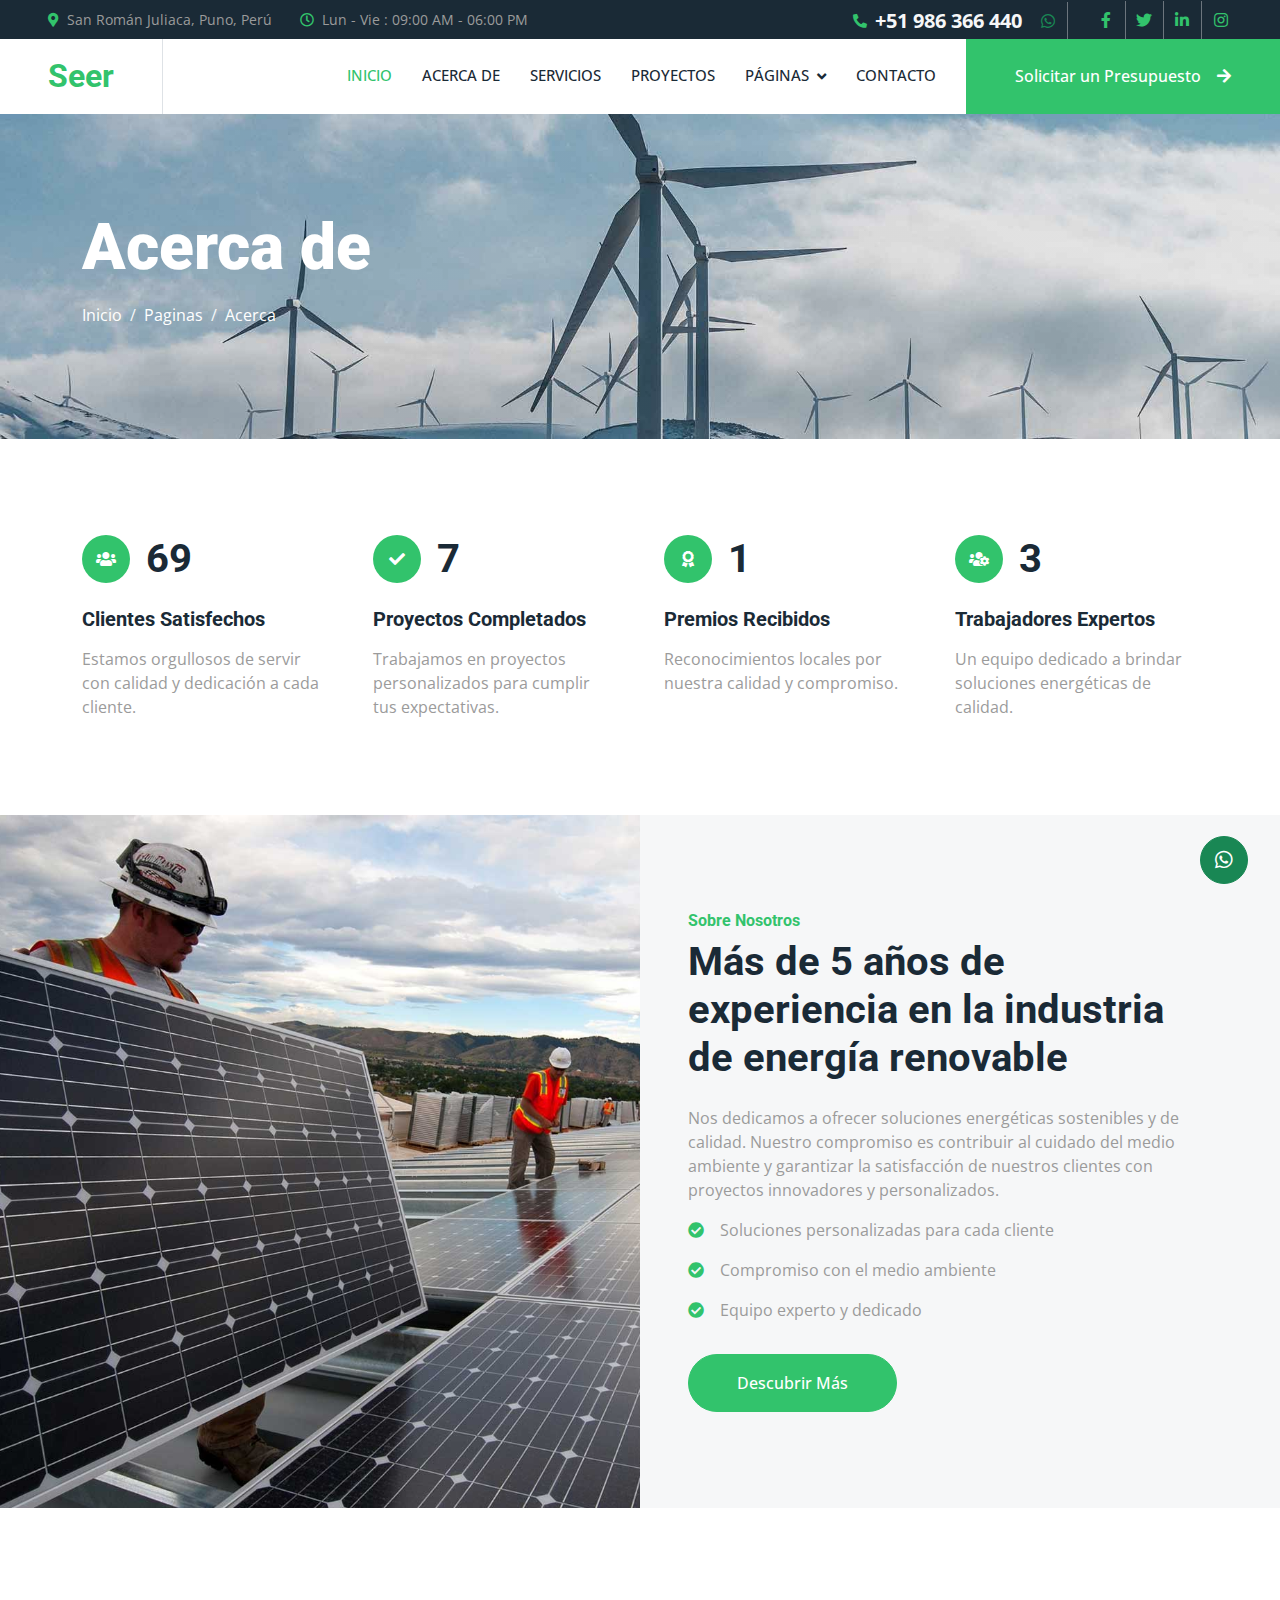
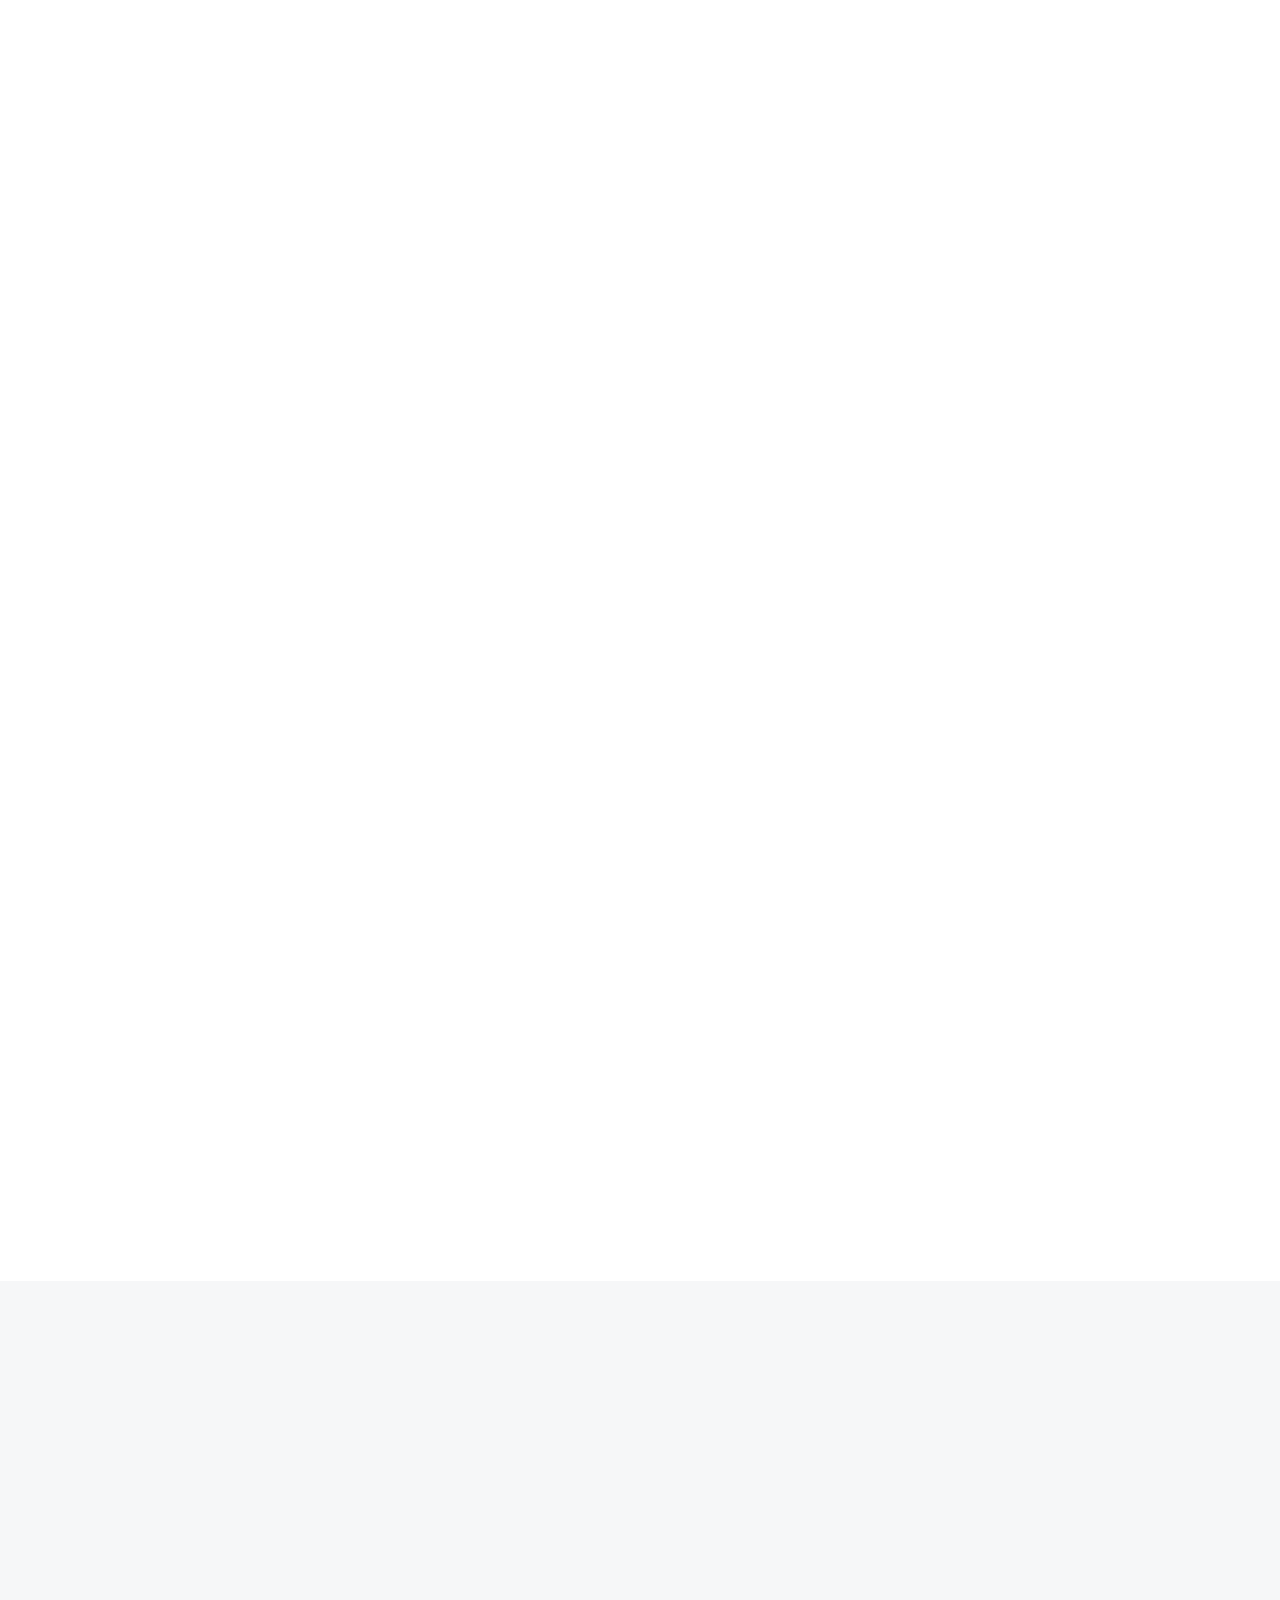
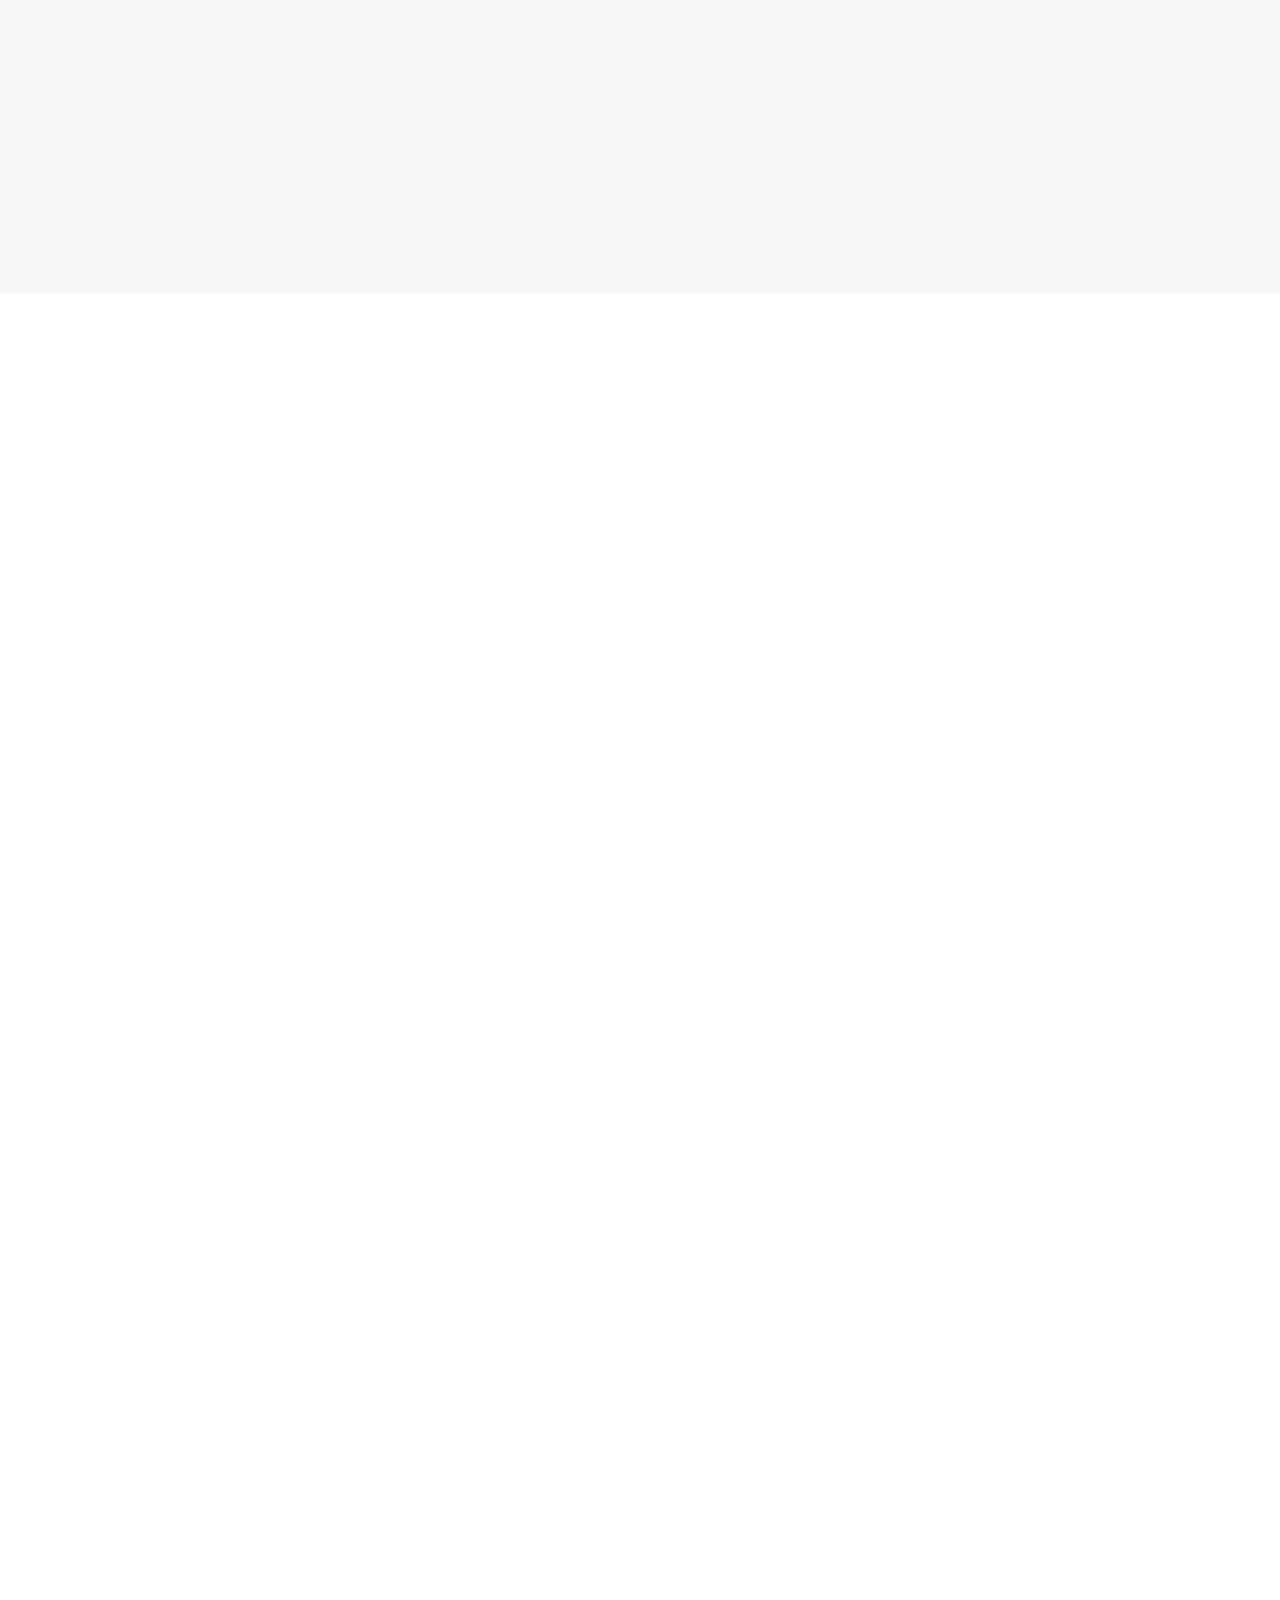
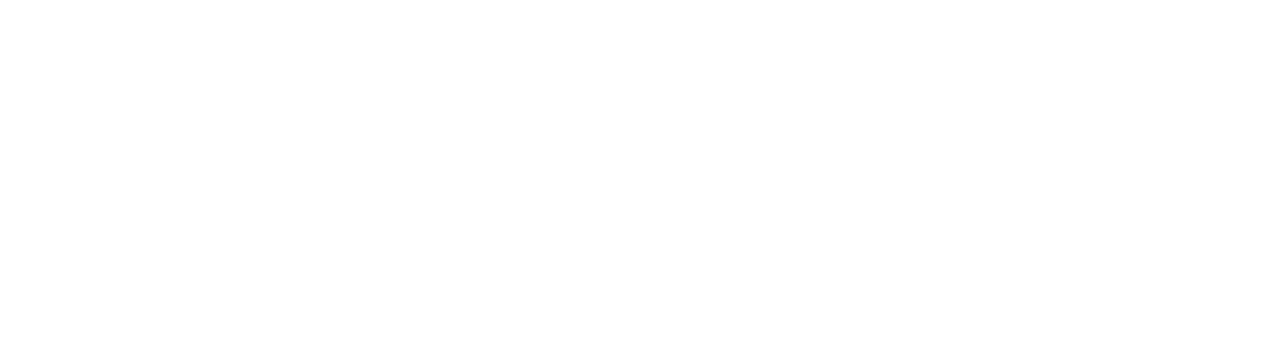
<file: about.html>
<!DOCTYPE html>
<html lang="en">

<head>
    <meta charset="utf-8">
    <title>Solartec - Renewable Energy Website Template</title>
    <meta content="width=device-width, initial-scale=1.0" name="viewport">
    <meta content="" name="keywords">
    <meta content="" name="description">

    <!-- Favicon -->
    <link href="img/favi.png" rel="icon" type="image/x-icon">
    <!-- También puedes incluir formatos adicionales si es necesario -->
    <!-- <link rel="icon" href="img/favicon-32x32.png" sizes="32x32" type="image/png"> -->

    <!-- Google Web Fonts -->
    <link rel="preconnect" href="https://fonts.googleapis.com">
    <link rel="preconnect" href="https://fonts.gstatic.com" crossorigin>
    <link href="https://fonts.googleapis.com/css2?family=Open+Sans:wght@400;500&family=Roboto:wght@500;700;900&display=swap" rel="stylesheet"> 

    <!-- Icon Font Stylesheet -->
    <link href="https://cdnjs.cloudflare.com/ajax/libs/font-awesome/5.10.0/css/all.min.css" rel="stylesheet">
    <link href="https://cdn.jsdelivr.net/npm/bootstrap-icons@1.4.1/font/bootstrap-icons.css" rel="stylesheet">

    <!-- Libraries Stylesheet -->
    <link href="lib/animate/animate.min.css" rel="stylesheet">
    <link href="lib/owlcarousel/assets/owl.carousel.min.css" rel="stylesheet">
    <link href="lib/lightbox/css/lightbox.min.css" rel="stylesheet">

    <!-- Customized Bootstrap Stylesheet -->
    <link href="css/bootstrap.min.css" rel="stylesheet">

    <!-- Template Stylesheet -->
    <link href="css/style.css" rel="stylesheet">



</head>

<body>
    <!-- Spinner Start -->
    <div id="spinner" class="show bg-white position-fixed translate-middle w-100 vh-100 top-50 start-50 d-flex align-items-center justify-content-center">
        <div class="spinner-border text-primary" style="width: 3rem; height: 3rem;" role="status">
            <span class="sr-only">Loading...</span>
        </div>
    </div>
    <!-- Spinner End -->


<!-- Topbar Start -->
<div class="container-fluid bg-dark p-0">
    <div class="row gx-0 d-none d-lg-flex">
        <div class="col-lg-7 px-5 text-start">
            <div class="h-100 d-inline-flex align-items-center me-4">
                <small class="fa fa-map-marker-alt text-primary me-2"></small>
                <small>San Román Juliaca, Puno, Perú</small>
            </div>
            <div class="h-100 d-inline-flex align-items-center">
                <small class="far fa-clock text-primary me-2"></small>
                <small>Lun - Vie : 09:00 AM - 06:00 PM</small>
            </div>
        </div>
        <div class="col-lg-5 px-5 text-end">
            <div class="h-100 d-inline-flex align-items-center me-4">
                <small class="fa fa-phone-alt text-primary me-2"></small>
                <!-- Resaltar número y agregar enlace de WhatsApp -->
                <small class="fw-bold text-light fs-5">+51 986 366 440</small>
                <a href="https://wa.me/51986366440" target="_blank" class="btn btn-square btn-link rounded-0 border-0 border-end border-secondary ms-2">
                    <i class="fab fa-whatsapp text-success"></i>
                </a>
            </div>
            <div class="h-100 d-inline-flex align-items-center mx-n2">
                <a class="btn btn-square btn-link rounded-0 border-0 border-end border-secondary" href=""><i class="fab fa-facebook-f"></i></a>
                <a class="btn btn-square btn-link rounded-0 border-0 border-end border-secondary" href=""><i class="fab fa-twitter"></i></a>
                <a class="btn btn-square btn-link rounded-0 border-0 border-end border-secondary" href=""><i class="fab fa-linkedin-in"></i></a>
                <a class="btn btn-square btn-link rounded-0" href=""><i class="fab fa-instagram"></i></a>
            </div>
        </div>
    </div>
</div>
<!-- Topbar End -->



<!-- Navbar Start -->
<nav class="navbar navbar-expand-lg bg-white navbar-light sticky-top p-0">
    <a href="index.html" class="navbar-brand d-flex align-items-center border-end px-4 px-lg-5">
        <h2 class="m-0 text-primary">Seer</h2>
    </a>
    <button type="button" class="navbar-toggler me-4" data-bs-toggle="collapse" data-bs-target="#navbarCollapse">
        <span class="navbar-toggler-icon"></span>
    </button>
    <div class="collapse navbar-collapse" id="navbarCollapse">
        <div class="navbar-nav ms-auto p-4 p-lg-0">
            <a href="index.html" class="nav-item nav-link active">Inicio</a>
            <a href="about.html" class="nav-item nav-link">Acerca de</a>
            <a href="service.html" class="nav-item nav-link">Servicios</a>
            <a href="project.html" class="nav-item nav-link">Proyectos</a>
            <div class="nav-item dropdown">
                <a href="#" class="nav-link dropdown-toggle" data-bs-toggle="dropdown">Páginas</a>
                <div class="dropdown-menu bg-light m-0">
                    <a href="feature.html" class="dropdown-item">Características</a>
                    <a href="quote.html" class="dropdown-item">Presupuesto Gratis</a>
                    <a href="team.html" class="dropdown-item">Nuestro Equipo</a>
                    <a href="testimonial.html" class="dropdown-item">Testimonios</a>
                    <a href="404.html" class="dropdown-item">Página 404</a>
                </div>
            </div>
            <a href="contact.html" class="nav-item nav-link">Contacto</a>
        </div>
        <a href="" class="btn btn-primary rounded-0 py-4 px-lg-5 d-none d-lg-block">Solicitar un Presupuesto<i class="fa fa-arrow-right ms-3"></i></a>
    </div>
</nav>
<!-- Navbar End -->


    <!-- Page Header Start -->
    <div class="container-fluid page-header py-5 mb-5">
        <div class="container py-5">
            <h1 class="display-3 text-white mb-3 animated slideInDown">Acerca de</h1>
            <nav aria-label="breadcrumb animated slideInDown">
                <ol class="breadcrumb">
                    <li class="breadcrumb-item"><a class="text-white" href="#">Inicio</a></li>
                    <li class="breadcrumb-item"><a class="text-white" href="#">Paginas</a></li>
                    <li class="breadcrumb-item text-white active" aria-current="page">Acerca</li>
                </ol>
            </nav>
        </div>
    </div>
    <!-- Page Header End -->




<!-- Inicio de Características -->
<div class="container-xxl py-5">
    <div class="container">
        <div class="row g-5">
            <div class="col-md-6 col-lg-3 wow fadeIn" data-wow-delay="0.1s">
                <div class="d-flex align-items-center mb-4">
                    <div class="btn-lg-square bg-primary rounded-circle me-3">
                        <i class="fa fa-users text-white"></i>
                    </div>
                    <h1 class="mb-0" data-toggle="counter-up">200</h1>
                </div>
                <h5 class="mb-3">Clientes Satisfechos</h5>
                <span>Estamos orgullosos de servir con calidad y dedicación a cada cliente.</span>
            </div>
            <div class="col-md-6 col-lg-3 wow fadeIn" data-wow-delay="0.3s">
                <div class="d-flex align-items-center mb-4">
                    <div class="btn-lg-square bg-primary rounded-circle me-3">
                        <i class="fa fa-check text-white"></i>
                    </div>
                    <h1 class="mb-0" data-toggle="counter-up">20</h1>
                </div>
                <h5 class="mb-3">Proyectos Completados</h5>
                <span>Trabajamos en proyectos personalizados para cumplir tus expectativas.</span>
            </div>
            <div class="col-md-6 col-lg-3 wow fadeIn" data-wow-delay="0.5s">
                <div class="d-flex align-items-center mb-4">
                    <div class="btn-lg-square bg-primary rounded-circle me-3">
                        <i class="fa fa-award text-white"></i>
                    </div>
                    <h1 class="mb-0" data-toggle="counter-up">2</h1>
                </div>
                <h5 class="mb-3">Premios Recibidos</h5>
                <span>Reconocimientos locales por nuestra calidad y compromiso.</span>
            </div>
            <div class="col-md-6 col-lg-3 wow fadeIn" data-wow-delay="0.7s">
                <div class="d-flex align-items-center mb-4">
                    <div class="btn-lg-square bg-primary rounded-circle me-3">
                        <i class="fa fa-users-cog text-white"></i>
                    </div>
                    <h1 class="mb-0" data-toggle="counter-up">10</h1>
                </div>
                <h5 class="mb-3">Trabajadores Expertos</h5>
                <span>Un equipo dedicado a brindar soluciones energéticas de calidad.</span>
            </div>
        </div>
    </div>
</div>
<!-- Fin de Características -->










<!-- Inicio Sobre Nosotros -->
<div class="container-fluid bg-light overflow-hidden my-5 px-lg-0">
    <div class="container about px-lg-0">
        <div class="row g-0 mx-lg-0">
            <div class="col-lg-6 ps-lg-0 wow fadeIn" data-wow-delay="0.1s" style="min-height: 400px;">
                <div class="position-relative h-100">
                    <img class="position-absolute img-fluid w-100 h-100" src="img/about.jpg" style="object-fit: cover;" alt="Sobre nosotros">
                </div>
            </div>
            <div class="col-lg-6 about-text py-5 wow fadeIn" data-wow-delay="0.5s">
                <div class="p-lg-5 pe-lg-0">
                    <h6 class="text-primary">Sobre Nosotros</h6>
                    <h1 class="mb-4">Más de 5 años de experiencia en la industria de energía renovable</h1>
                    <p>Nos dedicamos a ofrecer soluciones energéticas sostenibles y de calidad. Nuestro compromiso es contribuir al cuidado del medio ambiente y garantizar la satisfacción de nuestros clientes con proyectos innovadores y personalizados.</p>
                    <p><i class="fa fa-check-circle text-primary me-3"></i>Soluciones personalizadas para cada cliente</p>
                    <p><i class="fa fa-check-circle text-primary me-3"></i>Compromiso con el medio ambiente</p>
                    <p><i class="fa fa-check-circle text-primary me-3"></i>Equipo experto y dedicado</p>
                    <a href="" class="btn btn-primary rounded-pill py-3 px-5 mt-3">Descubrir Más</a>
                </div>
            </div>
        </div>
    </div>
</div>
<!-- Fin Sobre Nosotros -->





<!-- Inicio Servicios -->
<div class="container-xxl py-5">
    <div class="container">
        <div class="text-center mx-auto mb-5 wow fadeInUp" data-wow-delay="0.1s" style="max-width: 600px;">
            <h6 class="text-primary">Nuestros Servicios</h6>
            <h1 class="mb-4">Somos Pioneros en el Mundo de la Energía Renovable</h1>
        </div>
        <div class="row g-4">
            <div class="col-md-6 col-lg-4 wow fadeInUp" data-wow-delay="0.1s">
                <div class="service-item rounded overflow-hidden">
                    <img class="img-fluid" src="img/img-600x400-1.jpg" alt="Paneles Solares">
                    <div class="position-relative p-4 pt-0">
                        <div class="service-icon">
                            <i class="fa fa-solar-panel fa-3x"></i>
                        </div>
                        <h4 class="mb-3">Paneles Solares</h4>
                        <p>Soluciones innovadoras para aprovechar la energía del sol y reducir el impacto ambiental.</p>
                        <a class="small fw-medium" href="">Leer Más<i class="fa fa-arrow-right ms-2"></i></a>
                    </div>
                </div>
            </div>
            <div class="col-md-6 col-lg-4 wow fadeInUp" data-wow-delay="0.3s">
                <div class="service-item rounded overflow-hidden">
                    <img class="img-fluid" src="img/img-600x400-2.jpg" alt="Turbinas Eólicas">
                    <div class="position-relative p-4 pt-0">
                        <div class="service-icon">
                            <i class="fa fa-wind fa-3x"></i>
                        </div>
                        <h4 class="mb-3">Turbinas Eólicas</h4>
                        <p>Generación de energía limpia mediante sistemas de alta eficiencia impulsados por el viento.</p>
                        <a class="small fw-medium" href="">Leer Más<i class="fa fa-arrow-right ms-2"></i></a>
                    </div>
                </div>
            </div>
            <div class="col-md-6 col-lg-4 wow fadeInUp" data-wow-delay="0.5s">
                <div class="service-item rounded overflow-hidden">
                    <img class="img-fluid" src="img/img-600x400-3.jpg" alt="Plantas Hidroeléctricas">
                    <div class="position-relative p-4 pt-0">
                        <div class="service-icon">
                            <i class="fa fa-lightbulb fa-3x"></i>
                        </div>
                        <h4 class="mb-3">Plantas Hidroeléctricas</h4>
                        <p>Soluciones energéticas sostenibles aprovechando la fuerza del agua en movimiento.</p>
                        <a class="small fw-medium" href="">Leer Más<i class="fa fa-arrow-right ms-2"></i></a>
                    </div>
                </div>
            </div>
            <div class="col-md-6 col-lg-4 wow fadeInUp" data-wow-delay="0.1s">
                <div class="service-item rounded overflow-hidden">
                    <img class="img-fluid" src="img/img-600x400-4.jpg" alt="Paneles Solares">
                    <div class="position-relative p-4 pt-0">
                        <div class="service-icon">
                            <i class="fa fa-solar-panel fa-3x"></i>
                        </div>
                        <h4 class="mb-3">Paneles Solares</h4>
                        <p>Soluciones innovadoras para aprovechar la energía del sol y reducir el impacto ambiental.</p>
                        <a class="small fw-medium" href="">Leer Más<i class="fa fa-arrow-right ms-2"></i></a>
                    </div>
                </div>
            </div>
            <div class="col-md-6 col-lg-4 wow fadeInUp" data-wow-delay="0.3s">
                <div class="service-item rounded overflow-hidden">
                    <img class="img-fluid" src="img/img-600x400-5.jpg" alt="Turbinas Eólicas">
                    <div class="position-relative p-4 pt-0">
                        <div class="service-icon">
                            <i class="fa fa-wind fa-3x"></i>
                        </div>
                        <h4 class="mb-3">Turbinas Eólicas</h4>
                        <p>Generación de energía limpia mediante sistemas de alta eficiencia impulsados por el viento.</p>
                        <a class="small fw-medium" href="">Leer Más<i class="fa fa-arrow-right ms-2"></i></a>
                    </div>
                </div>
            </div>
            <div class="col-md-6 col-lg-4 wow fadeInUp" data-wow-delay="0.5s">
                <div class="service-item rounded overflow-hidden">
                    <img class="img-fluid" src="img/img-600x400-6.jpg" alt="Plantas Hidroeléctricas">
                    <div class="position-relative p-4 pt-0">
                        <div class="service-icon">
                            <i class="fa fa-lightbulb fa-3x"></i>
                        </div>
                        <h4 class="mb-3">Plantas Hidroeléctricas</h4>
                        <p>Soluciones energéticas sostenibles aprovechando la fuerza del agua en movimiento.</p>
                        <a class="small fw-medium" href="">Leer Más<i class="fa fa-arrow-right ms-2"></i></a>
                    </div>
                </div>
            </div>
        </div>
    </div>
</div>
<!-- Fin Servicios -->





<!-- Inicio de Características -->
<div class="container-fluid bg-light overflow-hidden my-5 px-lg-0">
    <div class="container feature px-lg-0">
        <div class="row g-0 mx-lg-0">
            <div class="col-lg-6 feature-text py-5 wow fadeIn" data-wow-delay="0.1s">
                <div class="p-lg-5 ps-lg-0">
                    <h6 class="text-primary">¡Por Qué Elegirnos!</h6>
                    <h1 class="mb-4">Sistemas Solares Completos para Empresas y Residencias</h1>
                    <p class="mb-4 pb-2">Tempor erat elitr rebum at clita. Diam dolor diam ipsum sit. Aliqu diam amet diam et eos. Clita erat ipsum et lorem et sit, sed stet lorem sit clita duo justo erat amet.</p>
                    <div class="row g-4">
                        <div class="col-6">
                            <div class="d-flex align-items-center">
                                <div class="btn-lg-square bg-primary rounded-circle">
                                    <i class="fa fa-check text-white"></i>
                                </div>
                                <div class="ms-4">
                                    <p class="mb-0">Servicios</p>
                                    <h5 class="mb-0">De Calidad</h5>
                                </div>
                            </div>
                        </div>
                        <div class="col-6">
                            <div class="d-flex align-items-center">
                                <div class="btn-lg-square bg-primary rounded-circle">
                                    <i class="fa fa-user-check text-white"></i>
                                </div>
                                <div class="ms-4">
                                    <p class="mb-0">Expertos</p>
                                    <h5 class="mb-0">Profesionales</h5>
                                </div>
                            </div>
                        </div>
                        <div class="col-6">
                            <div class="d-flex align-items-center">
                                <div class="btn-lg-square bg-primary rounded-circle">
                                    <i class="fa fa-drafting-compass text-white"></i>
                                </div>
                                <div class="ms-4">
                                    <p class="mb-0">Consulta</p>
                                    <h5 class="mb-0">Gratis</h5>
                                </div>
                            </div>
                        </div>
                        <div class="col-6">
                            <div class="d-flex align-items-center">
                                <div class="btn-lg-square bg-primary rounded-circle">
                                    <i class="fa fa-headphones text-white"></i>
                                </div>
                                <div class="ms-4">
                                    <p class="mb-0">Atención</p>
                                    <h5 class="mb-0">Al Cliente</h5>
                                </div>
                            </div>
                        </div>
                    </div>
                </div>
            </div>
            <div class="col-lg-6 pe-lg-0 wow fadeIn" data-wow-delay="0.5s" style="min-height: 400px;">
                <div class="position-relative h-100">
                    <img class="position-absolute img-fluid w-100 h-100" src="img/feature.jpg" style="object-fit: cover;" alt="">
                </div>
            </div>
        </div>
    </div>
</div>
<!-- Fin de Características -->



<!-- Proyectos Inicio -->
<div class="container-xxl py-5">
    <div class="container">
        <div class="text-center mx-auto mb-5 wow fadeInUp" data-wow-delay="0.1s" style="max-width: 600px;">
            <h6 class="text-primary">Nuestros Proyectos</h6>
            <h1 class="mb-4">Visita Nuestros Últimos Proyectos de Energía Solar y Renovable</h1>
        </div>
        <div class="row mt-n2 wow fadeInUp" data-wow-delay="0.3s">
            <div class="col-12 text-center">
                <ul class="list-inline mb-5" id="portfolio-flters">
                    <li class="mx-2 active" data-filter="*">Todos</li>
                    <li class="mx-2" data-filter=".first">Paneles Solares</li>
                    <li class="mx-2" data-filter=".second">Turbinas Eólicas</li>
                    <li class="mx-2" data-filter=".third">Plantas Hidroeléctricas</li>
                </ul>
            </div>
        </div>
        <div class="row g-4 portfolio-container wow fadeInUp" data-wow-delay="0.5s">
            <div class="col-lg-4 col-md-6 portfolio-item first">
                <div class="portfolio-img rounded overflow-hidden">
                    <img class="img-fluid" src="img/img-600x400-6.jpg" alt="">
                    <div class="portfolio-btn">
                        <a class="btn btn-lg-square btn-outline-light rounded-circle mx-1" href="img/img-600x400-6.jpg" data-lightbox="portfolio"><i class="fa fa-eye"></i></a>
                        <a class="btn btn-lg-square btn-outline-light rounded-circle mx-1" href=""><i class="fa fa-link"></i></a>
                    </div>
                </div>
                <div class="pt-3">
                    <p class="text-primary mb-0">Paneles Solares</p>
                    <hr class="text-primary w-25 my-2">
                    <h5 class="lh-base">Somos pioneros en la industria de la energía solar y renovable</h5>
                </div>
            </div>
            <div class="col-lg-4 col-md-6 portfolio-item second">
                <div class="portfolio-img rounded overflow-hidden">
                    <img class="img-fluid" src="img/img-600x400-5.jpg" alt="">
                    <div class="portfolio-btn">
                        <a class="btn btn-lg-square btn-outline-light rounded-circle mx-1" href="img/img-600x400-5.jpg" data-lightbox="portfolio"><i class="fa fa-eye"></i></a>
                        <a class="btn btn-lg-square btn-outline-light rounded-circle mx-1" href=""><i class="fa fa-link"></i></a>
                    </div>
                </div>
                <div class="pt-3">
                    <p class="text-primary mb-0">Turbinas Eólicas</p>
                    <hr class="text-primary w-25 my-2">
                    <h5 class="lh-base">Somos pioneros en la industria de la energía solar y renovable</h5>
                </div>
            </div>
            <div class="col-lg-4 col-md-6 portfolio-item third">
                <div class="portfolio-img rounded overflow-hidden">
                    <img class="img-fluid" src="img/img-600x400-4.jpg" alt="">
                    <div class="portfolio-btn">
                        <a class="btn btn-lg-square btn-outline-light rounded-circle mx-1" href="img/img-600x400-4.jpg" data-lightbox="portfolio"><i class="fa fa-eye"></i></a>
                        <a class="btn btn-lg-square btn-outline-light rounded-circle mx-1" href=""><i class="fa fa-link"></i></a>
                    </div>
                </div>
                <div class="pt-3">
                    <p class="text-primary mb-0">Plantas Hidroeléctricas</p>
                    <hr class="text-primary w-25 my-2">
                    <h5 class="lh-base">Somos pioneros en la industria de la energía solar y renovable</h5>
                </div>
            </div>
            <div class="col-lg-4 col-md-6 portfolio-item first">
                <div class="portfolio-img rounded overflow-hidden">
                    <img class="img-fluid" src="img/img-600x400-3.jpg" alt="">
                    <div class="portfolio-btn">
                        <a class="btn btn-lg-square btn-outline-light rounded-circle mx-1" href="img/img-600x400-3.jpg" data-lightbox="portfolio"><i class="fa fa-eye"></i></a>
                        <a class="btn btn-lg-square btn-outline-light rounded-circle mx-1" href=""><i class="fa fa-link"></i></a>
                    </div>
                </div>
                <div class="pt-3">
                    <p class="text-primary mb-0">Paneles Solares</p>
                    <hr class="text-primary w-25 my-2">
                    <h5 class="lh-base">Somos pioneros en la industria de la energía solar y renovable</h5>
                </div>
            </div>
            <div class="col-lg-4 col-md-6 portfolio-item second">
                <div class="portfolio-img rounded overflow-hidden">
                    <img class="img-fluid" src="img/img-600x400-2.jpg" alt="">
                    <div class="portfolio-btn">
                        <a class="btn btn-lg-square btn-outline-light rounded-circle mx-1" href="img/img-600x400-2.jpg" data-lightbox="portfolio"><i class="fa fa-eye"></i></a>
                        <a class="btn btn-lg-square btn-outline-light rounded-circle mx-1" href=""><i class="fa fa-link"></i></a>
                    </div>
                </div>
                <div class="pt-3">
                    <p class="text-primary mb-0">Turbinas Eólicas</p>
                    <hr class="text-primary w-25 my-2">
                    <h5 class="lh-base">Somos pioneros en la industria de la energía solar y renovable</h5>
                </div>
            </div>
            <div class="col-lg-4 col-md-6 portfolio-item third">
                <div class="portfolio-img rounded overflow-hidden">
                    <img class="img-fluid" src="img/img-600x400-1.jpg" alt="">
                    <div class="portfolio-btn">
                        <a class="btn btn-lg-square btn-outline-light rounded-circle mx-1" href="img/img-600x400-1.jpg" data-lightbox="portfolio"><i class="fa fa-eye"></i></a>
                        <a class="btn btn-lg-square btn-outline-light rounded-circle mx-1" href=""><i class="fa fa-link"></i></a>
                    </div>
                </div>
                <div class="pt-3">
                    <p class="text-primary mb-0">Plantas Hidroeléctricas</p>
                    <hr class="text-primary w-25 my-2">
                    <h5 class="lh-base">Somos pioneros en la industria de la energía solar y renovable</h5>
                </div>
            </div>
        </div>
    </div>
</div>
<!-- Proyectos Fin -->



    <!-- Quote Start
    <div class="container-fluid bg-light overflow-hidden my-5 px-lg-0">
        <div class="container quote px-lg-0">
            <div class="row g-0 mx-lg-0">
                <div class="col-lg-6 ps-lg-0 wow fadeIn" data-wow-delay="0.1s" style="min-height: 400px;">
                    <div class="position-relative h-100">
                        <img class="position-absolute img-fluid w-100 h-100" src="img/quote.jpg" style="object-fit: cover;" alt="">
                    </div>
                </div>
                <div class="col-lg-6 quote-text py-5 wow fadeIn" data-wow-delay="0.5s">
                    <div class="p-lg-5 pe-lg-0">
                        <h6 class="text-primary">Free Quote</h6>
                        <h1 class="mb-4">Get A Free Quote</h1>
                        <p class="mb-4 pb-2">Tempor erat elitr rebum at clita. Diam dolor diam ipsum sit. Aliqu diam amet diam et eos. Clita erat ipsum et lorem et sit, sed stet lorem sit clita duo justo erat amet</p>
                        <form>
                            <div class="row g-3">
                                <div class="col-12 col-sm-6">
                                    <input type="text" class="form-control border-0" placeholder="Your Name" style="height: 55px;">
                                </div>
                                <div class="col-12 col-sm-6">
                                    <input type="email" class="form-control border-0" placeholder="Your Email" style="height: 55px;">
                                </div>
                                <div class="col-12 col-sm-6">
                                    <input type="text" class="form-control border-0" placeholder="Your Mobile" style="height: 55px;">
                                </div>
                                <div class="col-12 col-sm-6">
                                    <select class="form-select border-0" style="height: 55px;">
                                        <option selected>Select A Service</option>
                                        <option value="1">Service 1</option>
                                        <option value="2">Service 2</option>
                                        <option value="3">Service 3</option>
                                    </select>
                                </div>
                                <div class="col-12">
                                    <textarea class="form-control border-0" placeholder="Special Note"></textarea>
                                </div>
                                <div class="col-12">
                                    <button class="btn btn-primary rounded-pill py-3 px-5" type="submit">Submit</button>
                                </div>
                            </div>
                        </form>
                    </div>
                </div>
            </div>
        </div>
    </div>
     Quote End -->


    <!-- Team Start 
    <div class="container-xxl py-5">
        <div class="container">
            <div class="text-center mx-auto mb-5 wow fadeInUp" data-wow-delay="0.1s" style="max-width: 600px;">
                <h6 class="text-primary">Team Member</h6>
                <h1 class="mb-4">Experienced Team Members</h1>
            </div>
            <div class="row g-4">
                <div class="col-lg-4 col-md-6 wow fadeInUp" data-wow-delay="0.1s">
                    <div class="team-item rounded overflow-hidden">
                        <div class="d-flex">
                            <img class="img-fluid w-75" src="img/team-1.jpg" alt="">
                            <div class="team-social w-25">
                                <a class="btn btn-lg-square btn-outline-primary rounded-circle mt-3" href=""><i class="fab fa-facebook-f"></i></a>
                                <a class="btn btn-lg-square btn-outline-primary rounded-circle mt-3" href=""><i class="fab fa-twitter"></i></a>
                                <a class="btn btn-lg-square btn-outline-primary rounded-circle mt-3" href=""><i class="fab fa-instagram"></i></a>
                            </div>
                        </div>
                        <div class="p-4">
                            <h5>Full Name</h5>
                            <span>Designation</span>
                        </div>
                    </div>
                </div>
                <div class="col-lg-4 col-md-6 wow fadeInUp" data-wow-delay="0.3s">
                    <div class="team-item rounded overflow-hidden">
                        <div class="d-flex">
                            <img class="img-fluid w-75" src="img/team-2.jpg" alt="">
                            <div class="team-social w-25">
                                <a class="btn btn-lg-square btn-outline-primary rounded-circle mt-3" href=""><i class="fab fa-facebook-f"></i></a>
                                <a class="btn btn-lg-square btn-outline-primary rounded-circle mt-3" href=""><i class="fab fa-twitter"></i></a>
                                <a class="btn btn-lg-square btn-outline-primary rounded-circle mt-3" href=""><i class="fab fa-instagram"></i></a>
                            </div>
                        </div>
                        <div class="p-4">
                            <h5>Full Name</h5>
                            <span>Designation</span>
                        </div>
                    </div>
                </div>
                <div class="col-lg-4 col-md-6 wow fadeInUp" data-wow-delay="0.5s">
                    <div class="team-item rounded overflow-hidden">
                        <div class="d-flex">
                            <img class="img-fluid w-75" src="img/team-3.jpg" alt="">
                            <div class="team-social w-25">
                                <a class="btn btn-lg-square btn-outline-primary rounded-circle mt-3" href=""><i class="fab fa-facebook-f"></i></a>
                                <a class="btn btn-lg-square btn-outline-primary rounded-circle mt-3" href=""><i class="fab fa-twitter"></i></a>
                                <a class="btn btn-lg-square btn-outline-primary rounded-circle mt-3" href=""><i class="fab fa-instagram"></i></a>
                            </div>
                        </div>
                        <div class="p-4">
                            <h5>Full Name</h5>
                            <span>Designation</span>
                        </div>
                    </div>
                </div>
            </div>
        </div>
    </div>
  Team End -->


    <!-- Testimonial Start 
    <div class="container-xxl py-5">
        <div class="container">
            <div class="text-center mx-auto mb-5 wow fadeInUp" data-wow-delay="0.1s" style="max-width: 600px;">
                <h6 class="text-primary">Testimonial</h6>
                <h1 class="mb-4">What Our Clients Say!</h1>
            </div>
            <div class="owl-carousel testimonial-carousel wow fadeInUp" data-wow-delay="0.1s">
                <div class="testimonial-item text-center">
                    <div class="testimonial-img position-relative">
                        <img class="img-fluid rounded-circle mx-auto mb-5" src="img/testimonial-1.jpg">
                        <div class="btn-square bg-primary rounded-circle">
                            <i class="fa fa-quote-left text-white"></i>
                        </div>
                    </div>
                    <div class="testimonial-text text-center rounded p-4">
                        <p>Clita clita tempor justo dolor ipsum amet kasd amet duo justo duo duo labore sed sed. Magna ut diam sit et amet stet eos sed clita erat magna elitr erat sit sit erat at rebum justo sea clita.</p>
                        <h5 class="mb-1">Client Name</h5>
                        <span class="fst-italic">Profession</span>
                    </div>
                </div>
                <div class="testimonial-item text-center">
                    <div class="testimonial-img position-relative">
                        <img class="img-fluid rounded-circle mx-auto mb-5" src="img/testimonial-2.jpg">
                        <div class="btn-square bg-primary rounded-circle">
                            <i class="fa fa-quote-left text-white"></i>
                        </div>
                    </div>
                    <div class="testimonial-text text-center rounded p-4">
                        <p>Clita clita tempor justo dolor ipsum amet kasd amet duo justo duo duo labore sed sed. Magna ut diam sit et amet stet eos sed clita erat magna elitr erat sit sit erat at rebum justo sea clita.</p>
                        <h5 class="mb-1">Client Name</h5>
                        <span class="fst-italic">Profession</span>
                    </div>
                </div>
                <div class="testimonial-item text-center">
                    <div class="testimonial-img position-relative">
                        <img class="img-fluid rounded-circle mx-auto mb-5" src="img/testimonial-3.jpg">
                        <div class="btn-square bg-primary rounded-circle">
                            <i class="fa fa-quote-left text-white"></i>
                        </div>
                    </div>
                    <div class="testimonial-text text-center rounded p-4">
                        <p>Clita clita tempor justo dolor ipsum amet kasd amet duo justo duo duo labore sed sed. Magna ut diam sit et amet stet eos sed clita erat magna elitr erat sit sit erat at rebum justo sea clita.</p>
                        <h5 class="mb-1">Client Name</h5>
                        <span class="fst-italic">Profession</span>
                    </div>
                </div>
            </div>
        </div>
    </div>
    Testimonial End -->


<!-- Footer Start -->
<div class="container-fluid bg-dark text-body footer mt-5 pt-5 wow fadeIn" data-wow-delay="0.1s">
    <div class="container py-5">
        <div class="row g-5">
            <div class="col-lg-3 col-md-6">
                <h5 class="text-white mb-4">Dirección</h5>
                <p class="mb-2"><i class="fa fa-map-marker-alt me-3"></i>San Román Juliaca, Puno, Perú</p>
                <p class="mb-2"><i class="fa fa-phone-alt me-3"></i>+51 986 366 440</p>
                <p class="mb-2"><i class="fa fa-envelope me-3"></i>info@example.com</p>
                <div class="d-flex pt-2">
                    <a class="btn btn-square btn-outline-light btn-social" href=""><i class="fab fa-twitter"></i></a>
                    <a class="btn btn-square btn-outline-light btn-social" href=""><i class="fab fa-facebook-f"></i></a>
                    <a class="btn btn-square btn-outline-light btn-social" href=""><i class="fab fa-youtube"></i></a>
                    <a class="btn btn-square btn-outline-light btn-social" href=""><i class="fab fa-linkedin-in"></i></a>
                </div>
            </div>
            <div class="col-lg-3 col-md-6">
                <h5 class="text-white mb-4">Enlaces Rápidos</h5>
                <a class="btn btn-link" href="">Sobre Nosotros</a>
                <a class="btn btn-link" href="">Contáctanos</a>
                <a class="btn btn-link" href="">Nuestros Servicios</a>
                <a class="btn btn-link" href="">Términos y Condiciones</a>
                <a class="btn btn-link" href="">Soporte</a>
            </div>
            <div class="col-lg-3 col-md-6">
                <h5 class="text-white mb-4">Galería de Proyectos</h5>
                <div class="row g-2">
                    <div class="col-4">
                        <img class="img-fluid rounded" src="img/gallery-1.jpg" alt="">
                    </div>
                    <div class="col-4">
                        <img class="img-fluid rounded" src="img/gallery-2.jpg" alt="">
                    </div>
                    <div class="col-4">
                        <img class="img-fluid rounded" src="img/gallery-3.jpg" alt="">
                    </div>
                    <div class="col-4">
                        <img class="img-fluid rounded" src="img/gallery-4.jpg" alt="">
                    </div>
                    <div class="col-4">
                        <img class="img-fluid rounded" src="img/gallery-5.jpg" alt="">
                    </div>
                    <div class="col-4">
                        <img class="img-fluid rounded" src="img/gallery-6.jpg" alt="">
                    </div>
                </div>
            </div>
            <div class="col-lg-3 col-md-6">
                <h5 class="text-white mb-4">Boletín de Noticias</h5>
                <p>Dolor amet sit justo amet elitr clita ipsum elitr est.</p>
                <div class="position-relative mx-auto" style="max-width: 400px;">
                    <input class="form-control border-0 w-100 py-3 ps-4 pe-5" type="text" placeholder="Tu correo electrónico">
                    <button type="button" class="btn btn-primary py-2 position-absolute top-0 end-0 mt-2 me-2">Suscribirse</button>
                </div>
            </div>
        </div>
    </div>
    <div class="container">
        <div class="copyright">
            <div class="row">
                <div class="col-md-6 text-center text-md-start mb-3 mb-md-0">
                    &copy; <a href="#">seer.it.com</a>, Todos los derechos reservados.
                </div>
                <div class="col-md-6 text-center text-md-end">
                    Diseñado por <a href="https://htmlcodex.com">@seer.it</a>
                </div>
            </div>
        </div>
    </div>
</div>
<!-- Footer End -->


<div class="fixed-bottom d-flex justify-content-end p-3"> <!-- Ajusté el padding aquí -->
    <!-- Botón WhatsApp con texto e ícono -->
    <a href="https://wa.me/51986366440" target="_blank" class="btn btn-lg btn-success btn-lg-square rounded-circle me-3 whatsapp-btn d-flex align-items-center">
        <div class="whatsapp-icon-container">
            <i class="fab fa-whatsapp"></i>
        </div>
    </a>
</div>


    <!-- JavaScript Libraries -->
    <script src="https://code.jquery.com/jquery-3.4.1.min.js"></script>
    <script src="https://cdn.jsdelivr.net/npm/bootstrap@5.0.0/dist/js/bootstrap.bundle.min.js"></script>
    <script src="lib/wow/wow.min.js"></script>
    <script src="lib/easing/easing.min.js"></script>
    <script src="lib/waypoints/waypoints.min.js"></script>
    <script src="lib/counterup/counterup.min.js"></script>
    <script src="lib/owlcarousel/owl.carousel.min.js"></script>
    <script src="lib/isotope/isotope.pkgd.min.js"></script>
    <script src="lib/lightbox/js/lightbox.min.js"></script>

    <!-- Template Javascript -->
    <script src="js/main.js"></script>
</body>

</html>
</file>
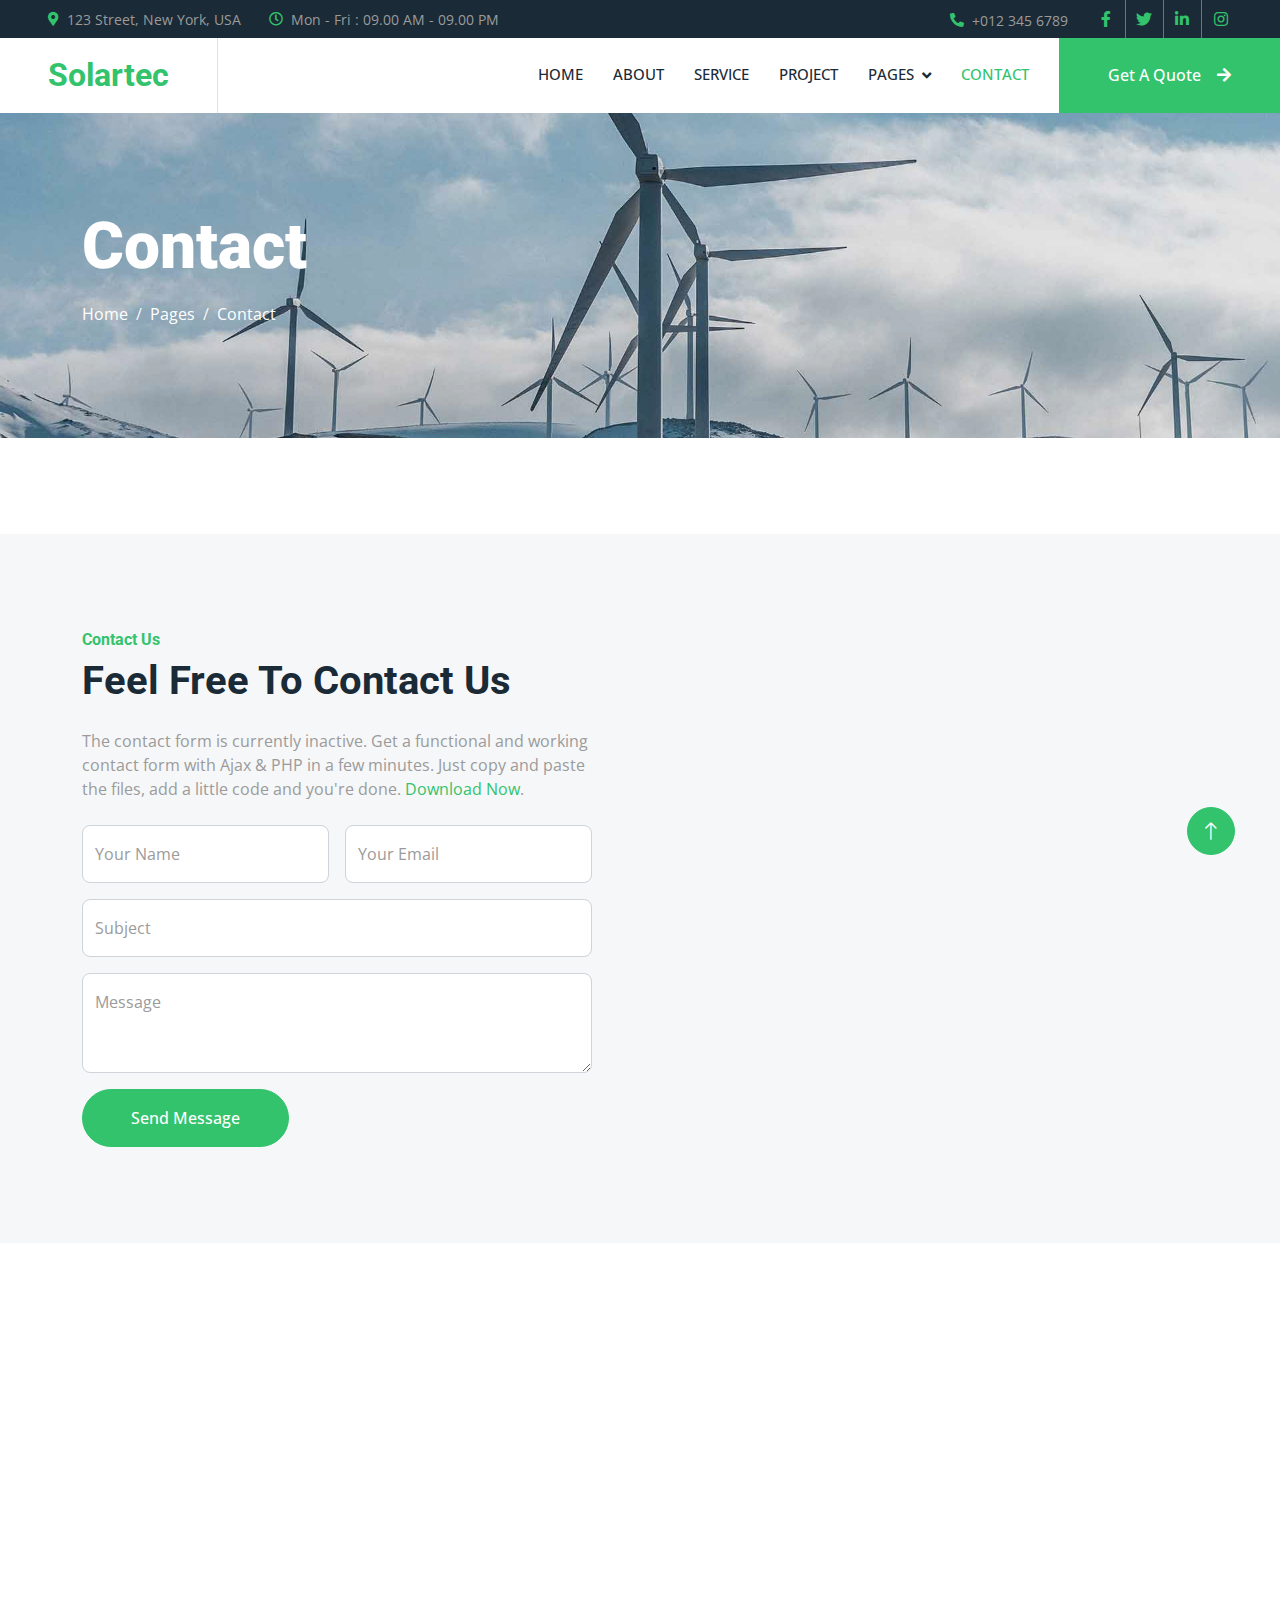
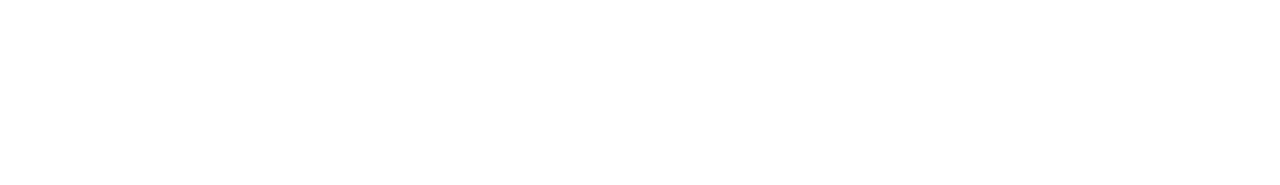
<file: contact.html>
<!DOCTYPE html>
<html lang="en">

<head>
    <meta charset="utf-8">
    <title>Solartec - Renewable Energy Website Template</title>
    <meta content="width=device-width, initial-scale=1.0" name="viewport">
    <meta content="" name="keywords">
    <meta content="" name="description">

    <!-- Favicon -->
    <link href="img/favicon.ico" rel="icon">

    <!-- Google Web Fonts -->
    <link rel="preconnect" href="https://fonts.googleapis.com">
    <link rel="preconnect" href="https://fonts.gstatic.com" crossorigin>
    <link href="https://fonts.googleapis.com/css2?family=Open+Sans:wght@400;500&family=Roboto:wght@500;700;900&display=swap" rel="stylesheet"> 

    <!-- Icon Font Stylesheet -->
    <link href="https://cdnjs.cloudflare.com/ajax/libs/font-awesome/5.10.0/css/all.min.css" rel="stylesheet">
    <link href="https://cdn.jsdelivr.net/npm/bootstrap-icons@1.4.1/font/bootstrap-icons.css" rel="stylesheet">

    <!-- Libraries Stylesheet -->
    <link href="lib/animate/animate.min.css" rel="stylesheet">
    <link href="lib/owlcarousel/assets/owl.carousel.min.css" rel="stylesheet">
    <link href="lib/lightbox/css/lightbox.min.css" rel="stylesheet">

    <!-- Customized Bootstrap Stylesheet -->
    <link href="css/bootstrap.min.css" rel="stylesheet">

    <!-- Template Stylesheet -->
    <link href="css/style.css" rel="stylesheet">
</head>

<body>
    <!-- Spinner Start -->
    <div id="spinner" class="show bg-white position-fixed translate-middle w-100 vh-100 top-50 start-50 d-flex align-items-center justify-content-center">
        <div class="spinner-border text-primary" style="width: 3rem; height: 3rem;" role="status">
            <span class="sr-only">Loading...</span>
        </div>
    </div>
    <!-- Spinner End -->


    <!-- Topbar Start -->
    <div class="container-fluid bg-dark p-0">
        <div class="row gx-0 d-none d-lg-flex">
            <div class="col-lg-7 px-5 text-start">
                <div class="h-100 d-inline-flex align-items-center me-4">
                    <small class="fa fa-map-marker-alt text-primary me-2"></small>
                    <small>123 Street, New York, USA</small>
                </div>
                <div class="h-100 d-inline-flex align-items-center">
                    <small class="far fa-clock text-primary me-2"></small>
                    <small>Mon - Fri : 09.00 AM - 09.00 PM</small>
                </div>
            </div>
            <div class="col-lg-5 px-5 text-end">
                <div class="h-100 d-inline-flex align-items-center me-4">
                    <small class="fa fa-phone-alt text-primary me-2"></small>
                    <small>+012 345 6789</small>
                </div>
                <div class="h-100 d-inline-flex align-items-center mx-n2">
                    <a class="btn btn-square btn-link rounded-0 border-0 border-end border-secondary" href=""><i class="fab fa-facebook-f"></i></a>
                    <a class="btn btn-square btn-link rounded-0 border-0 border-end border-secondary" href=""><i class="fab fa-twitter"></i></a>
                    <a class="btn btn-square btn-link rounded-0 border-0 border-end border-secondary" href=""><i class="fab fa-linkedin-in"></i></a>
                    <a class="btn btn-square btn-link rounded-0" href=""><i class="fab fa-instagram"></i></a>
                </div>
            </div>
        </div>
    </div>
    <!-- Topbar End -->


    <!-- Navbar Start -->
    <nav class="navbar navbar-expand-lg bg-white navbar-light sticky-top p-0">
        <a href="index.html" class="navbar-brand d-flex align-items-center border-end px-4 px-lg-5">
            <h2 class="m-0 text-primary">Solartec</h2>
        </a>
        <button type="button" class="navbar-toggler me-4" data-bs-toggle="collapse" data-bs-target="#navbarCollapse">
            <span class="navbar-toggler-icon"></span>
        </button>
        <div class="collapse navbar-collapse" id="navbarCollapse">
            <div class="navbar-nav ms-auto p-4 p-lg-0">
                <a href="index.html" class="nav-item nav-link">Home</a>
                <a href="about.html" class="nav-item nav-link">About</a>
                <a href="service.html" class="nav-item nav-link">Service</a>
                <a href="project.html" class="nav-item nav-link">Project</a>
                <div class="nav-item dropdown">
                    <a href="#" class="nav-link dropdown-toggle" data-bs-toggle="dropdown">Pages</a>
                    <div class="dropdown-menu bg-light m-0">
                        <a href="feature.html" class="dropdown-item">Feature</a>
                        <a href="quote.html" class="dropdown-item">Free Quote</a>
                        <a href="team.html" class="dropdown-item">Our Team</a>
                        <a href="testimonial.html" class="dropdown-item">Testimonial</a>
                        <a href="404.html" class="dropdown-item">404 Page</a>
                    </div>
                </div>
                <a href="contact.html" class="nav-item nav-link active">Contact</a>
            </div>
            <a href="" class="btn btn-primary rounded-0 py-4 px-lg-5 d-none d-lg-block">Get A Quote<i class="fa fa-arrow-right ms-3"></i></a>
        </div>
    </nav>
    <!-- Navbar End -->





    <!-- Page Header Start -->
    <div class="container-fluid page-header py-5 mb-5">
        <div class="container py-5">
            <h1 class="display-3 text-white mb-3 animated slideInDown">Contact</h1>
            <nav aria-label="breadcrumb animated slideInDown">
                <ol class="breadcrumb">
                    <li class="breadcrumb-item"><a class="text-white" href="#">Home</a></li>
                    <li class="breadcrumb-item"><a class="text-white" href="#">Pages</a></li>
                    <li class="breadcrumb-item text-white active" aria-current="page">Contact</li>
                </ol>
            </nav>
        </div>
    </div>
    <!-- Page Header End -->






    
    <!-- Contact Start -->
    <div class="container-fluid bg-light overflow-hidden px-lg-0" style="margin: 6rem 0;">
        <div class="container contact px-lg-0">
            <div class="row g-0 mx-lg-0">
                <div class="col-lg-6 contact-text py-5 wow fadeIn" data-wow-delay="0.5s">
                    <div class="p-lg-5 ps-lg-0">
                        <h6 class="text-primary">Contact Us</h6>
                        <h1 class="mb-4">Feel Free To Contact Us</h1>
                        <p class="mb-4">The contact form is currently inactive. Get a functional and working contact form with Ajax & PHP in a few minutes. Just copy and paste the files, add a little code and you're done. <a href="https://htmlcodex.com/contact-form">Download Now</a>.</p>
                        <form>
                            <div class="row g-3">
                                <div class="col-md-6">
                                    <div class="form-floating">
                                        <input type="text" class="form-control" id="name" placeholder="Your Name">
                                        <label for="name">Your Name</label>
                                    </div>
                                </div>
                                <div class="col-md-6">
                                    <div class="form-floating">
                                        <input type="email" class="form-control" id="email" placeholder="Your Email">
                                        <label for="email">Your Email</label>
                                    </div>
                                </div>
                                <div class="col-12">
                                    <div class="form-floating">
                                        <input type="text" class="form-control" id="subject" placeholder="Subject">
                                        <label for="subject">Subject</label>
                                    </div>
                                </div>
                                <div class="col-12">
                                    <div class="form-floating">
                                        <textarea class="form-control" placeholder="Leave a message here" id="message" style="height: 100px"></textarea>
                                        <label for="message">Message</label>
                                    </div>
                                </div>
                                <div class="col-12">
                                    <button class="btn btn-primary rounded-pill py-3 px-5" type="submit">Send Message</button>
                                </div>
                            </div>
                        </form>
                    </div>
                </div>
                <div class="col-lg-6 pe-lg-0" style="min-height: 400px;">
                    <div class="position-relative h-100">
                        <iframe class="position-absolute w-100 h-100" style="object-fit: cover;"
                        src="https://www.google.com/maps/embed?pb=!1m18!1m12!1m3!1d3001156.4288297426!2d-78.01371936852176!3d42.72876761954724!2m3!1f0!2f0!3f0!3m2!1i1024!2i768!4f13.1!3m3!1m2!1s0x4ccc4bf0f123a5a9%3A0xddcfc6c1de189567!2sNew%20York%2C%20USA!5e0!3m2!1sen!2sbd!4v1603794290143!5m2!1sen!2sbd"
                        frameborder="0" allowfullscreen="" aria-hidden="false"
                        tabindex="0"></iframe>
                    </div>
                </div>
            </div>
        </div>
    </div>
    <!-- Contact End -->


    <!-- Footer Start -->
    <div class="container-fluid bg-dark text-body footer mt-5 pt-5 wow fadeIn" data-wow-delay="0.1s">
        <div class="container py-5">
            <div class="row g-5">
                <div class="col-lg-3 col-md-6">
                    <h5 class="text-white mb-4">Address</h5>
                    <p class="mb-2"><i class="fa fa-map-marker-alt me-3"></i>123 Street, New York, USA</p>
                    <p class="mb-2"><i class="fa fa-phone-alt me-3"></i>+012 345 67890</p>
                    <p class="mb-2"><i class="fa fa-envelope me-3"></i>info@example.com</p>
                    <div class="d-flex pt-2">
                        <a class="btn btn-square btn-outline-light btn-social" href=""><i class="fab fa-twitter"></i></a>
                        <a class="btn btn-square btn-outline-light btn-social" href=""><i class="fab fa-facebook-f"></i></a>
                        <a class="btn btn-square btn-outline-light btn-social" href=""><i class="fab fa-youtube"></i></a>
                        <a class="btn btn-square btn-outline-light btn-social" href=""><i class="fab fa-linkedin-in"></i></a>
                    </div>
                </div>
                <div class="col-lg-3 col-md-6">
                    <h5 class="text-white mb-4">Quick Links</h5>
                    <a class="btn btn-link" href="">About Us</a>
                    <a class="btn btn-link" href="">Contact Us</a>
                    <a class="btn btn-link" href="">Our Services</a>
                    <a class="btn btn-link" href="">Terms & Condition</a>
                    <a class="btn btn-link" href="">Support</a>
                </div>
                <div class="col-lg-3 col-md-6">
                    <h5 class="text-white mb-4">Project Gallery</h5>
                    <div class="row g-2">
                        <div class="col-4">
                            <img class="img-fluid rounded" src="img/gallery-1.jpg" alt="">
                        </div>
                        <div class="col-4">
                            <img class="img-fluid rounded" src="img/gallery-2.jpg" alt="">
                        </div>
                        <div class="col-4">
                            <img class="img-fluid rounded" src="img/gallery-3.jpg" alt="">
                        </div>
                        <div class="col-4">
                            <img class="img-fluid rounded" src="img/gallery-4.jpg" alt="">
                        </div>
                        <div class="col-4">
                            <img class="img-fluid rounded" src="img/gallery-5.jpg" alt="">
                        </div>
                        <div class="col-4">
                            <img class="img-fluid rounded" src="img/gallery-6.jpg" alt="">
                        </div>
                    </div>
                </div>
                <div class="col-lg-3 col-md-6">
                    <h5 class="text-white mb-4">Newsletter</h5>
                    <p>Dolor amet sit justo amet elitr clita ipsum elitr est.</p>
                    <div class="position-relative mx-auto" style="max-width: 400px;">
                        <input class="form-control border-0 w-100 py-3 ps-4 pe-5" type="text" placeholder="Your email">
                        <button type="button" class="btn btn-primary py-2 position-absolute top-0 end-0 mt-2 me-2">SignUp</button>
                    </div>
                </div>
            </div>
        </div>
        <div class="container">
            <div class="copyright">
                <div class="row">
                    <div class="col-md-6 text-center text-md-start mb-3 mb-md-0">
                        &copy; <a href="#">Your Site Name</a>, All Right Reserved.
                    </div>
                    <div class="col-md-6 text-center text-md-end">
                        <!--/*** This template is free as long as you keep the footer author’s credit link/attribution link/backlink. If you'd like to use the template without the footer author’s credit link/attribution link/backlink, you can purchase the Credit Removal License from "https://htmlcodex.com/credit-removal". Thank you for your support. ***/-->
                        Designed By <a href="https://htmlcodex.com">HTML Codex</a>
                        <br>Distributed By: <a href="https://themewagon.com" target="_blank">ThemeWagon</a>
                    </div>
                </div>
            </div>
        </div>
    </div>
    <!-- Footer End -->


    <!-- Back to Top -->
    <a href="#" class="btn btn-lg btn-primary btn-lg-square rounded-circle back-to-top"><i class="bi bi-arrow-up"></i></a>


    <!-- JavaScript Libraries -->
    <script src="https://code.jquery.com/jquery-3.4.1.min.js"></script>
    <script src="https://cdn.jsdelivr.net/npm/bootstrap@5.0.0/dist/js/bootstrap.bundle.min.js"></script>
    <script src="lib/wow/wow.min.js"></script>
    <script src="lib/easing/easing.min.js"></script>
    <script src="lib/waypoints/waypoints.min.js"></script>
    <script src="lib/counterup/counterup.min.js"></script>
    <script src="lib/owlcarousel/owl.carousel.min.js"></script>
    <script src="lib/isotope/isotope.pkgd.min.js"></script>
    <script src="lib/lightbox/js/lightbox.min.js"></script>

    <!-- Template Javascript -->
    <script src="js/main.js"></script>
</body>

</html>
</file>
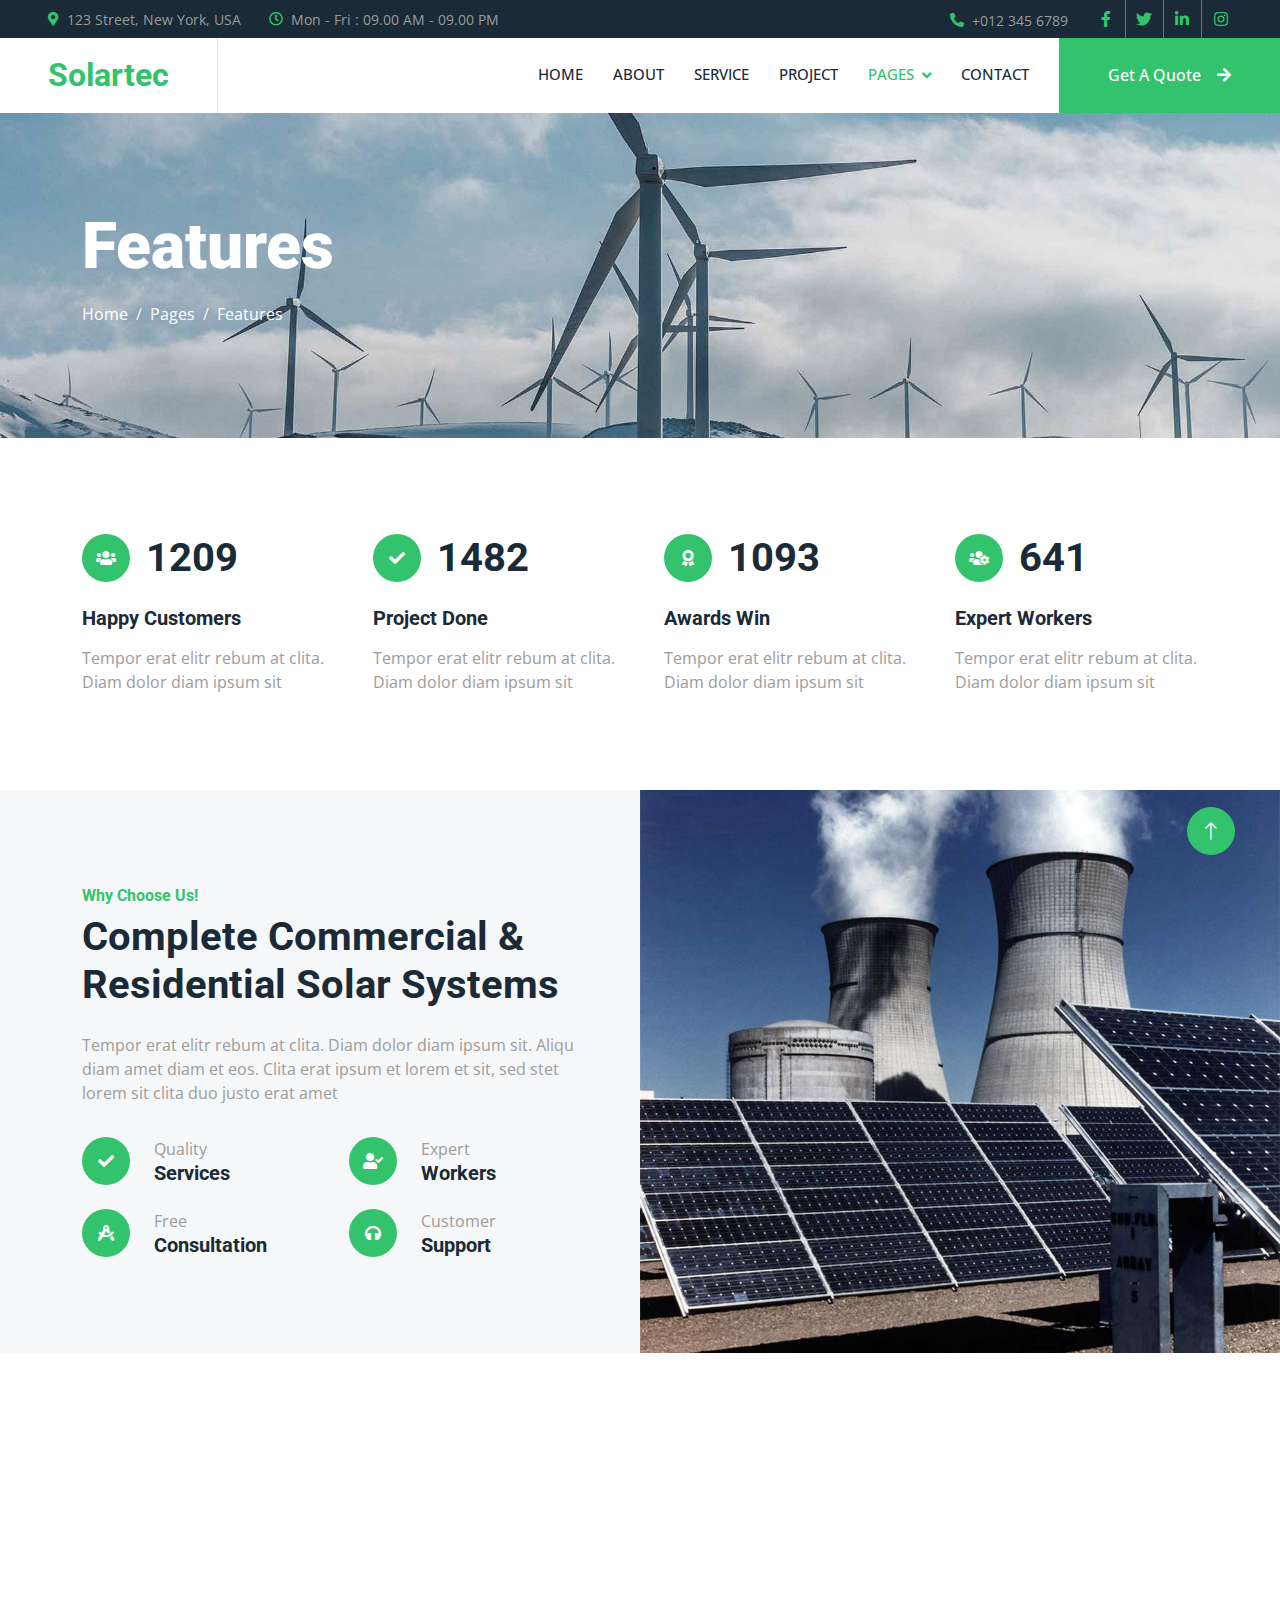
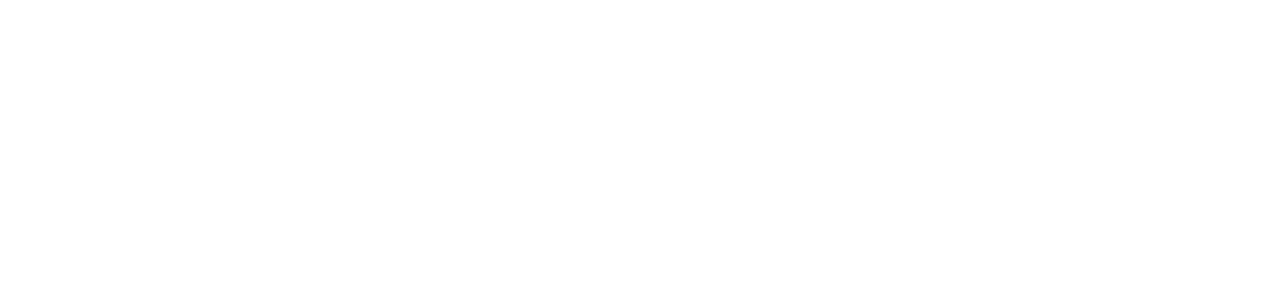
<file: feature.html>
<!DOCTYPE html>
<html lang="en">

<head>
    <meta charset="utf-8">
    <title>Solartec - Renewable Energy Website Template</title>
    <meta content="width=device-width, initial-scale=1.0" name="viewport">
    <meta content="" name="keywords">
    <meta content="" name="description">

    <!-- Favicon -->
    <link href="img/favicon.ico" rel="icon">

    <!-- Google Web Fonts -->
    <link rel="preconnect" href="https://fonts.googleapis.com">
    <link rel="preconnect" href="https://fonts.gstatic.com" crossorigin>
    <link href="https://fonts.googleapis.com/css2?family=Open+Sans:wght@400;500&family=Roboto:wght@500;700;900&display=swap" rel="stylesheet"> 

    <!-- Icon Font Stylesheet -->
    <link href="https://cdnjs.cloudflare.com/ajax/libs/font-awesome/5.10.0/css/all.min.css" rel="stylesheet">
    <link href="https://cdn.jsdelivr.net/npm/bootstrap-icons@1.4.1/font/bootstrap-icons.css" rel="stylesheet">

    <!-- Libraries Stylesheet -->
    <link href="lib/animate/animate.min.css" rel="stylesheet">
    <link href="lib/owlcarousel/assets/owl.carousel.min.css" rel="stylesheet">
    <link href="lib/lightbox/css/lightbox.min.css" rel="stylesheet">

    <!-- Customized Bootstrap Stylesheet -->
    <link href="css/bootstrap.min.css" rel="stylesheet">

    <!-- Template Stylesheet -->
    <link href="css/style.css" rel="stylesheet">
</head>

<body>
    <!-- Spinner Start -->
    <div id="spinner" class="show bg-white position-fixed translate-middle w-100 vh-100 top-50 start-50 d-flex align-items-center justify-content-center">
        <div class="spinner-border text-primary" style="width: 3rem; height: 3rem;" role="status">
            <span class="sr-only">Loading...</span>
        </div>
    </div>
    <!-- Spinner End -->


    <!-- Topbar Start -->
    <div class="container-fluid bg-dark p-0">
        <div class="row gx-0 d-none d-lg-flex">
            <div class="col-lg-7 px-5 text-start">
                <div class="h-100 d-inline-flex align-items-center me-4">
                    <small class="fa fa-map-marker-alt text-primary me-2"></small>
                    <small>123 Street, New York, USA</small>
                </div>
                <div class="h-100 d-inline-flex align-items-center">
                    <small class="far fa-clock text-primary me-2"></small>
                    <small>Mon - Fri : 09.00 AM - 09.00 PM</small>
                </div>
            </div>
            <div class="col-lg-5 px-5 text-end">
                <div class="h-100 d-inline-flex align-items-center me-4">
                    <small class="fa fa-phone-alt text-primary me-2"></small>
                    <small>+012 345 6789</small>
                </div>
                <div class="h-100 d-inline-flex align-items-center mx-n2">
                    <a class="btn btn-square btn-link rounded-0 border-0 border-end border-secondary" href=""><i class="fab fa-facebook-f"></i></a>
                    <a class="btn btn-square btn-link rounded-0 border-0 border-end border-secondary" href=""><i class="fab fa-twitter"></i></a>
                    <a class="btn btn-square btn-link rounded-0 border-0 border-end border-secondary" href=""><i class="fab fa-linkedin-in"></i></a>
                    <a class="btn btn-square btn-link rounded-0" href=""><i class="fab fa-instagram"></i></a>
                </div>
            </div>
        </div>
    </div>
    <!-- Topbar End -->


    <!-- Navbar Start -->
    <nav class="navbar navbar-expand-lg bg-white navbar-light sticky-top p-0">
        <a href="index.html" class="navbar-brand d-flex align-items-center border-end px-4 px-lg-5">
            <h2 class="m-0 text-primary">Solartec</h2>
        </a>
        <button type="button" class="navbar-toggler me-4" data-bs-toggle="collapse" data-bs-target="#navbarCollapse">
            <span class="navbar-toggler-icon"></span>
        </button>
        <div class="collapse navbar-collapse" id="navbarCollapse">
            <div class="navbar-nav ms-auto p-4 p-lg-0">
                <a href="index.html" class="nav-item nav-link">Home</a>
                <a href="about.html" class="nav-item nav-link">About</a>
                <a href="service.html" class="nav-item nav-link">Service</a>
                <a href="project.html" class="nav-item nav-link">Project</a>
                <div class="nav-item dropdown">
                    <a href="#" class="nav-link dropdown-toggle active" data-bs-toggle="dropdown">Pages</a>
                    <div class="dropdown-menu bg-light m-0">
                        <a href="feature.html" class="dropdown-item active">Feature</a>
                        <a href="quote.html" class="dropdown-item">Free Quote</a>
                        <a href="team.html" class="dropdown-item">Our Team</a>
                        <a href="testimonial.html" class="dropdown-item">Testimonial</a>
                        <a href="404.html" class="dropdown-item">404 Page</a>
                    </div>
                </div>
                <a href="contact.html" class="nav-item nav-link">Contact</a>
            </div>
            <a href="" class="btn btn-primary rounded-0 py-4 px-lg-5 d-none d-lg-block">Get A Quote<i class="fa fa-arrow-right ms-3"></i></a>
        </div>
    </nav>
    <!-- Navbar End -->


    <!-- Page Header Start -->
    <div class="container-fluid page-header py-5 mb-5">
        <div class="container py-5">
            <h1 class="display-3 text-white mb-3 animated slideInDown">Features</h1>
            <nav aria-label="breadcrumb animated slideInDown">
                <ol class="breadcrumb">
                    <li class="breadcrumb-item"><a class="text-white" href="#">Home</a></li>
                    <li class="breadcrumb-item"><a class="text-white" href="#">Pages</a></li>
                    <li class="breadcrumb-item text-white active" aria-current="page">Features</li>
                </ol>
            </nav>
        </div>
    </div>
    <!-- Page Header End -->


    <!-- Feature Start -->
    <div class="container-xxl py-5">
        <div class="container">
            <div class="row g-5">
                <div class="col-md-6 col-lg-3 wow fadeIn" data-wow-delay="0.1s">
                    <div class="d-flex align-items-center mb-4">
                        <div class="btn-lg-square bg-primary rounded-circle me-3">
                            <i class="fa fa-users text-white"></i>
                        </div>
                        <h1 class="mb-0" data-toggle="counter-up">3453</h1>
                    </div>
                    <h5 class="mb-3">Happy Customers</h5>
                    <span>Tempor erat elitr rebum at clita. Diam dolor diam ipsum sit</span>
                </div>
                <div class="col-md-6 col-lg-3 wow fadeIn" data-wow-delay="0.3s">
                    <div class="d-flex align-items-center mb-4">
                        <div class="btn-lg-square bg-primary rounded-circle me-3">
                            <i class="fa fa-check text-white"></i>
                        </div>
                        <h1 class="mb-0" data-toggle="counter-up">4234</h1>
                    </div>
                    <h5 class="mb-3">Project Done</h5>
                    <span>Tempor erat elitr rebum at clita. Diam dolor diam ipsum sit</span>
                </div>
                <div class="col-md-6 col-lg-3 wow fadeIn" data-wow-delay="0.5s">
                    <div class="d-flex align-items-center mb-4">
                        <div class="btn-lg-square bg-primary rounded-circle me-3">
                            <i class="fa fa-award text-white"></i>
                        </div>
                        <h1 class="mb-0" data-toggle="counter-up">3123</h1>
                    </div>
                    <h5 class="mb-3">Awards Win</h5>
                    <span>Tempor erat elitr rebum at clita. Diam dolor diam ipsum sit</span>
                </div>
                <div class="col-md-6 col-lg-3 wow fadeIn" data-wow-delay="0.7s">
                    <div class="d-flex align-items-center mb-4">
                        <div class="btn-lg-square bg-primary rounded-circle me-3">
                            <i class="fa fa-users-cog text-white"></i>
                        </div>
                        <h1 class="mb-0" data-toggle="counter-up">1831</h1>
                    </div>
                    <h5 class="mb-3">Expert Workers</h5>
                    <span>Tempor erat elitr rebum at clita. Diam dolor diam ipsum sit</span>
                </div>
            </div>
        </div>
    </div>
    <!-- Feature Start -->


    <!-- Feature Start -->
    <div class="container-fluid bg-light overflow-hidden my-5 px-lg-0">
        <div class="container feature px-lg-0">
            <div class="row g-0 mx-lg-0">
                <div class="col-lg-6 feature-text py-5 wow fadeIn" data-wow-delay="0.1s">
                    <div class="p-lg-5 ps-lg-0">
                        <h6 class="text-primary">Why Choose Us!</h6>
                        <h1 class="mb-4">Complete Commercial & Residential Solar Systems</h1>
                        <p class="mb-4 pb-2">Tempor erat elitr rebum at clita. Diam dolor diam ipsum sit. Aliqu diam amet diam et eos. Clita erat ipsum et lorem et sit, sed stet lorem sit clita duo justo erat amet</p>
                        <div class="row g-4">
                            <div class="col-6">
                                <div class="d-flex align-items-center">
                                    <div class="btn-lg-square bg-primary rounded-circle">
                                        <i class="fa fa-check text-white"></i>
                                    </div>
                                    <div class="ms-4">
                                        <p class="mb-0">Quality</p>
                                        <h5 class="mb-0">Services</h5>
                                    </div>
                                </div>
                            </div>
                            <div class="col-6">
                                <div class="d-flex align-items-center">
                                    <div class="btn-lg-square bg-primary rounded-circle">
                                        <i class="fa fa-user-check text-white"></i>
                                    </div>
                                    <div class="ms-4">
                                        <p class="mb-0">Expert</p>
                                        <h5 class="mb-0">Workers</h5>
                                    </div>
                                </div>
                            </div>
                            <div class="col-6">
                                <div class="d-flex align-items-center">
                                    <div class="btn-lg-square bg-primary rounded-circle">
                                        <i class="fa fa-drafting-compass text-white"></i>
                                    </div>
                                    <div class="ms-4">
                                        <p class="mb-0">Free</p>
                                        <h5 class="mb-0">Consultation</h5>
                                    </div>
                                </div>
                            </div>
                            <div class="col-6">
                                <div class="d-flex align-items-center">
                                    <div class="btn-lg-square bg-primary rounded-circle">
                                        <i class="fa fa-headphones text-white"></i>
                                    </div>
                                    <div class="ms-4">
                                        <p class="mb-0">Customer</p>
                                        <h5 class="mb-0">Support</h5>
                                    </div>
                                </div>
                            </div>
                        </div>
                    </div>
                </div>
                <div class="col-lg-6 pe-lg-0 wow fadeIn" data-wow-delay="0.5s" style="min-height: 400px;">
                    <div class="position-relative h-100">
                        <img class="position-absolute img-fluid w-100 h-100" src="img/feature.jpg" style="object-fit: cover;" alt="">
                    </div>
                </div>
            </div>
        </div>
    </div>
    <!-- Feature End -->
        

    <!-- Footer Start -->
    <div class="container-fluid bg-dark text-body footer pt-5 wow fadeIn" data-wow-delay="0.1s" style="margin-top: 6rem;">
        <div class="container py-5">
            <div class="row g-5">
                <div class="col-lg-3 col-md-6">
                    <h5 class="text-white mb-4">Address</h5>
                    <p class="mb-2"><i class="fa fa-map-marker-alt me-3"></i>123 Street, New York, USA</p>
                    <p class="mb-2"><i class="fa fa-phone-alt me-3"></i>+012 345 67890</p>
                    <p class="mb-2"><i class="fa fa-envelope me-3"></i>info@example.com</p>
                    <div class="d-flex pt-2">
                        <a class="btn btn-square btn-outline-light btn-social" href=""><i class="fab fa-twitter"></i></a>
                        <a class="btn btn-square btn-outline-light btn-social" href=""><i class="fab fa-facebook-f"></i></a>
                        <a class="btn btn-square btn-outline-light btn-social" href=""><i class="fab fa-youtube"></i></a>
                        <a class="btn btn-square btn-outline-light btn-social" href=""><i class="fab fa-linkedin-in"></i></a>
                    </div>
                </div>
                <div class="col-lg-3 col-md-6">
                    <h5 class="text-white mb-4">Quick Links</h5>
                    <a class="btn btn-link" href="">About Us</a>
                    <a class="btn btn-link" href="">Contact Us</a>
                    <a class="btn btn-link" href="">Our Services</a>
                    <a class="btn btn-link" href="">Terms & Condition</a>
                    <a class="btn btn-link" href="">Support</a>
                </div>
                <div class="col-lg-3 col-md-6">
                    <h5 class="text-white mb-4">Project Gallery</h5>
                    <div class="row g-2">
                        <div class="col-4">
                            <img class="img-fluid rounded" src="img/gallery-1.jpg" alt="">
                        </div>
                        <div class="col-4">
                            <img class="img-fluid rounded" src="img/gallery-2.jpg" alt="">
                        </div>
                        <div class="col-4">
                            <img class="img-fluid rounded" src="img/gallery-3.jpg" alt="">
                        </div>
                        <div class="col-4">
                            <img class="img-fluid rounded" src="img/gallery-4.jpg" alt="">
                        </div>
                        <div class="col-4">
                            <img class="img-fluid rounded" src="img/gallery-5.jpg" alt="">
                        </div>
                        <div class="col-4">
                            <img class="img-fluid rounded" src="img/gallery-6.jpg" alt="">
                        </div>
                    </div>
                </div>
                <div class="col-lg-3 col-md-6">
                    <h5 class="text-white mb-4">Newsletter</h5>
                    <p>Dolor amet sit justo amet elitr clita ipsum elitr est.</p>
                    <div class="position-relative mx-auto" style="max-width: 400px;">
                        <input class="form-control border-0 w-100 py-3 ps-4 pe-5" type="text" placeholder="Your email">
                        <button type="button" class="btn btn-primary py-2 position-absolute top-0 end-0 mt-2 me-2">SignUp</button>
                    </div>
                </div>
            </div>
        </div>
        <div class="container">
            <div class="copyright">
                <div class="row">
                    <div class="col-md-6 text-center text-md-start mb-3 mb-md-0">
                        &copy; <a href="#">Your Site Name</a>, All Right Reserved.
                    </div>
                    <div class="col-md-6 text-center text-md-end">
                        <!--/*** This template is free as long as you keep the footer author’s credit link/attribution link/backlink. If you'd like to use the template without the footer author’s credit link/attribution link/backlink, you can purchase the Credit Removal License from "https://htmlcodex.com/credit-removal". Thank you for your support. ***/-->
                        Designed By <a href="https://htmlcodex.com">HTML Codex</a>
                        <br>Distributed By: <a href="https://themewagon.com" target="_blank">ThemeWagon</a>
                    </div>
                </div>
            </div>
        </div>
    </div>
    <!-- Footer End -->


    <!-- Back to Top -->
    <a href="#" class="btn btn-lg btn-primary btn-lg-square rounded-circle back-to-top"><i class="bi bi-arrow-up"></i></a>


    <!-- JavaScript Libraries -->
    <script src="https://code.jquery.com/jquery-3.4.1.min.js"></script>
    <script src="https://cdn.jsdelivr.net/npm/bootstrap@5.0.0/dist/js/bootstrap.bundle.min.js"></script>
    <script src="lib/wow/wow.min.js"></script>
    <script src="lib/easing/easing.min.js"></script>
    <script src="lib/waypoints/waypoints.min.js"></script>
    <script src="lib/counterup/counterup.min.js"></script>
    <script src="lib/owlcarousel/owl.carousel.min.js"></script>
    <script src="lib/isotope/isotope.pkgd.min.js"></script>
    <script src="lib/lightbox/js/lightbox.min.js"></script>

    <!-- Template Javascript -->
    <script src="js/main.js"></script>
</body>

</html>
</file>
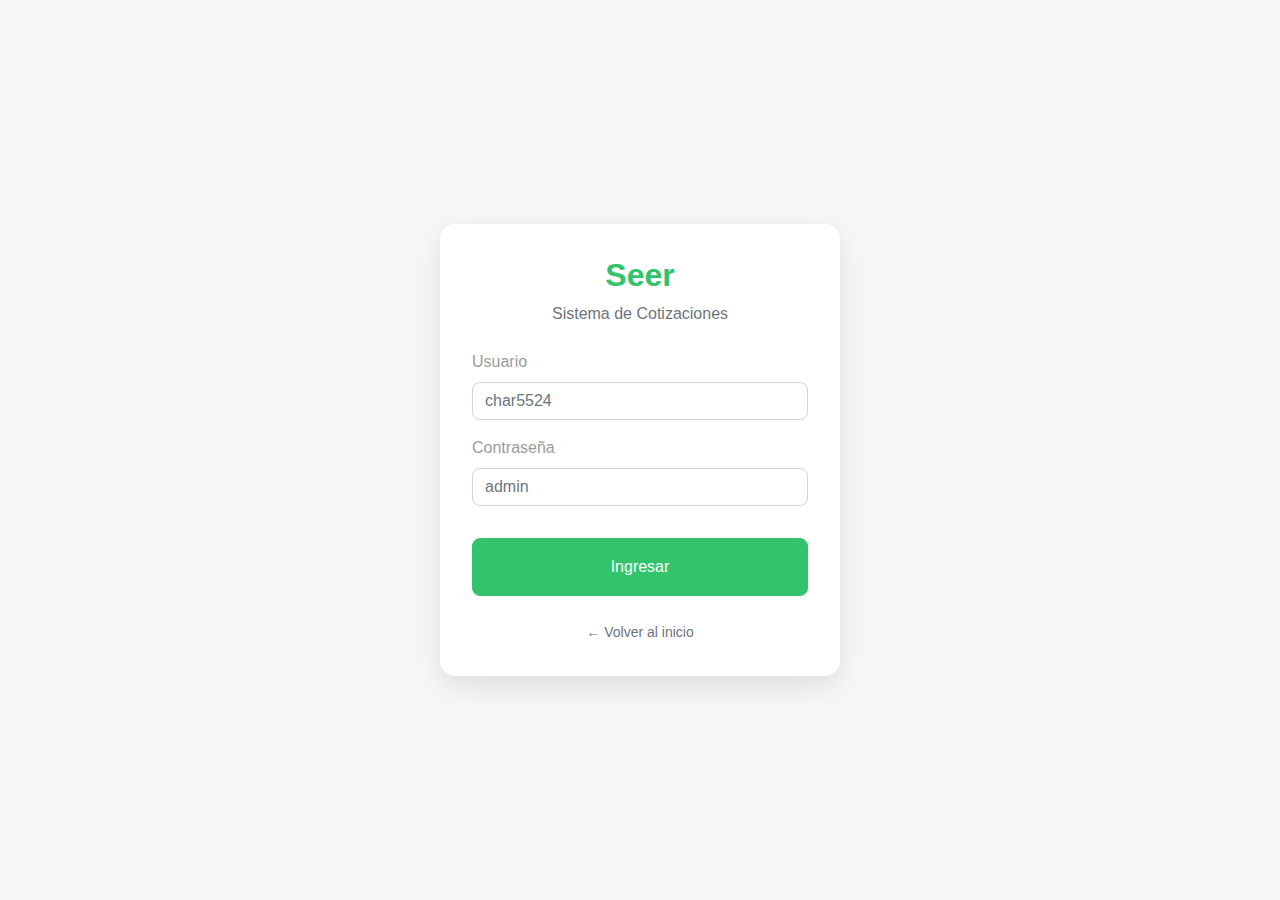
<file: login.html>
<!DOCTYPE html>
<html lang="es">

<head>
    <meta charset="utf-8">
    <title>Seer - Iniciar Sesión</title>
    <meta content="width=device-width, initial-scale=1.0" name="viewport">
    <link href="img/favicon.ico" rel="icon">
    <link href="https://cdnjs.cloudflare.com/ajax/libs/font-awesome/5.10.0/css/all.min.css" rel="stylesheet">
    <link href="css/bootstrap.min.css" rel="stylesheet">
    <link href="css/style.css" rel="stylesheet">
    <style>
        body {
            background: var(--light);
            height: 100vh;
            display: flex;
            align-items: center;
            justify-content: center;
        }

        .login-card {
            width: 100%;
            max-width: 400px;
            padding: 2rem;
            border-radius: 15px;
            box-shadow: 0 10px 30px rgba(0, 0, 0, 0.1);
            background: white;
        }

        .login-card .btn-primary {
            background-color: var(--primary);
            border-color: var(--primary);
        }

        .login-card .btn-primary:hover {
            transform: translateY(-2px);
            box-shadow: 0 5px 15px rgba(50, 205, 50, 0.3);
        }
    </style>
</head>

<body>
    <div class="login-card">
        <div class="text-center mb-4">
            <h2 class="text-primary fw-bold">Seer</h2>
            <p class="text-muted">Sistema de Cotizaciones</p>
        </div>
        <form id="loginForm">
            <div class="mb-3">
                <label class="form-label">Usuario</label>
                <input type="text" id="username" class="form-control" required placeholder="char5524">
            </div>
            <div class="mb-3">
                <label class="form-label">Contraseña</label>
                <input type="password" id="password" class="form-control" required placeholder="admin">
            </div>
            <button type="submit" class="btn btn-primary w-100 py-3 mt-3">Ingresar</button>
        </form>
        <div id="errorMsg" class="text-danger text-center mt-3 d-none">Credenciales incorrectas</div>
        <div class="text-center mt-4">
            <a href="index.html" class="small text-muted text-decoration-none">← Volver al inicio</a>
        </div>
    </div>

    <script>
        document.getElementById('loginForm').addEventListener('submit', function (e) {
            e.preventDefault();
            const user = document.getElementById('username').value;
            const pass = document.getElementById('password').value;

            if (user === 'char5524' && pass === 'admin') {
                sessionStorage.setItem('isLoggedIn', 'true');
                window.location.href = 'quotation.html';
            } else {
                document.getElementById('errorMsg').classList.remove('d-none');
            }
        });
    </script>
</body>

</html>
</file>
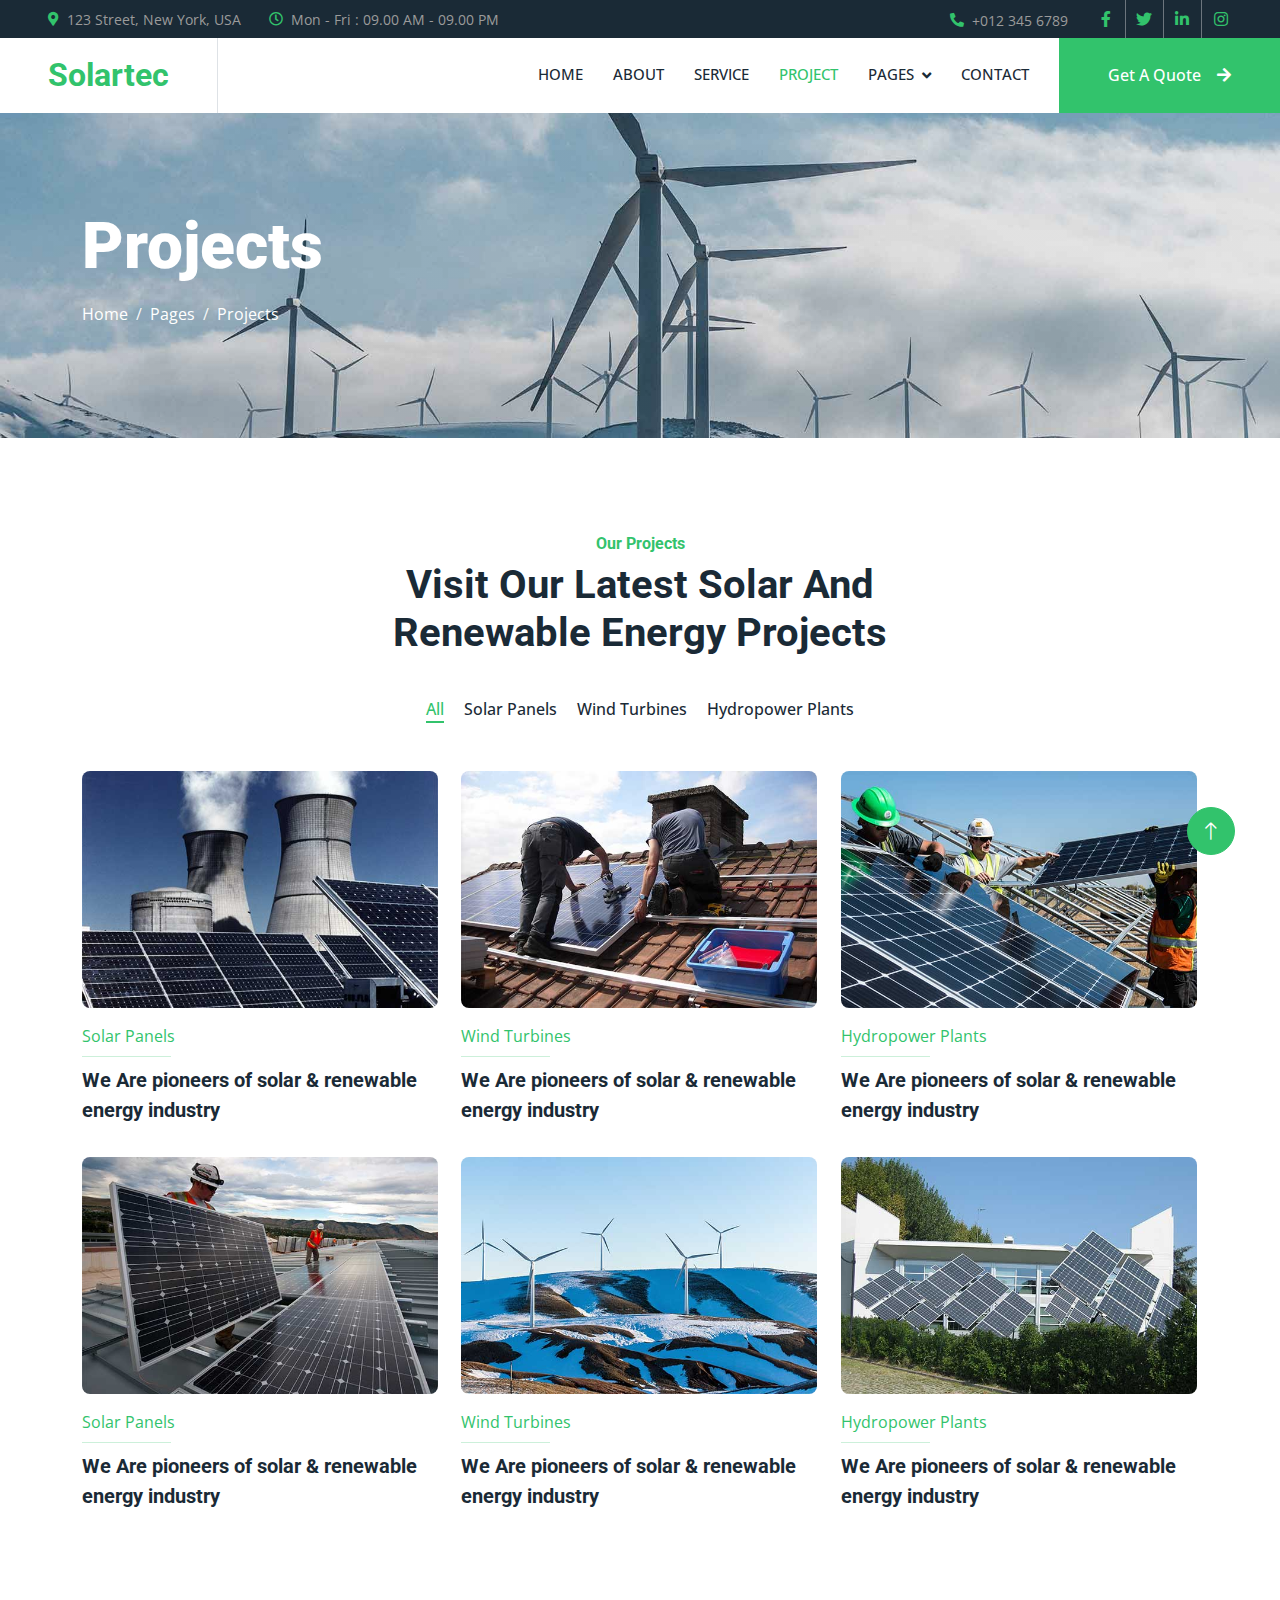
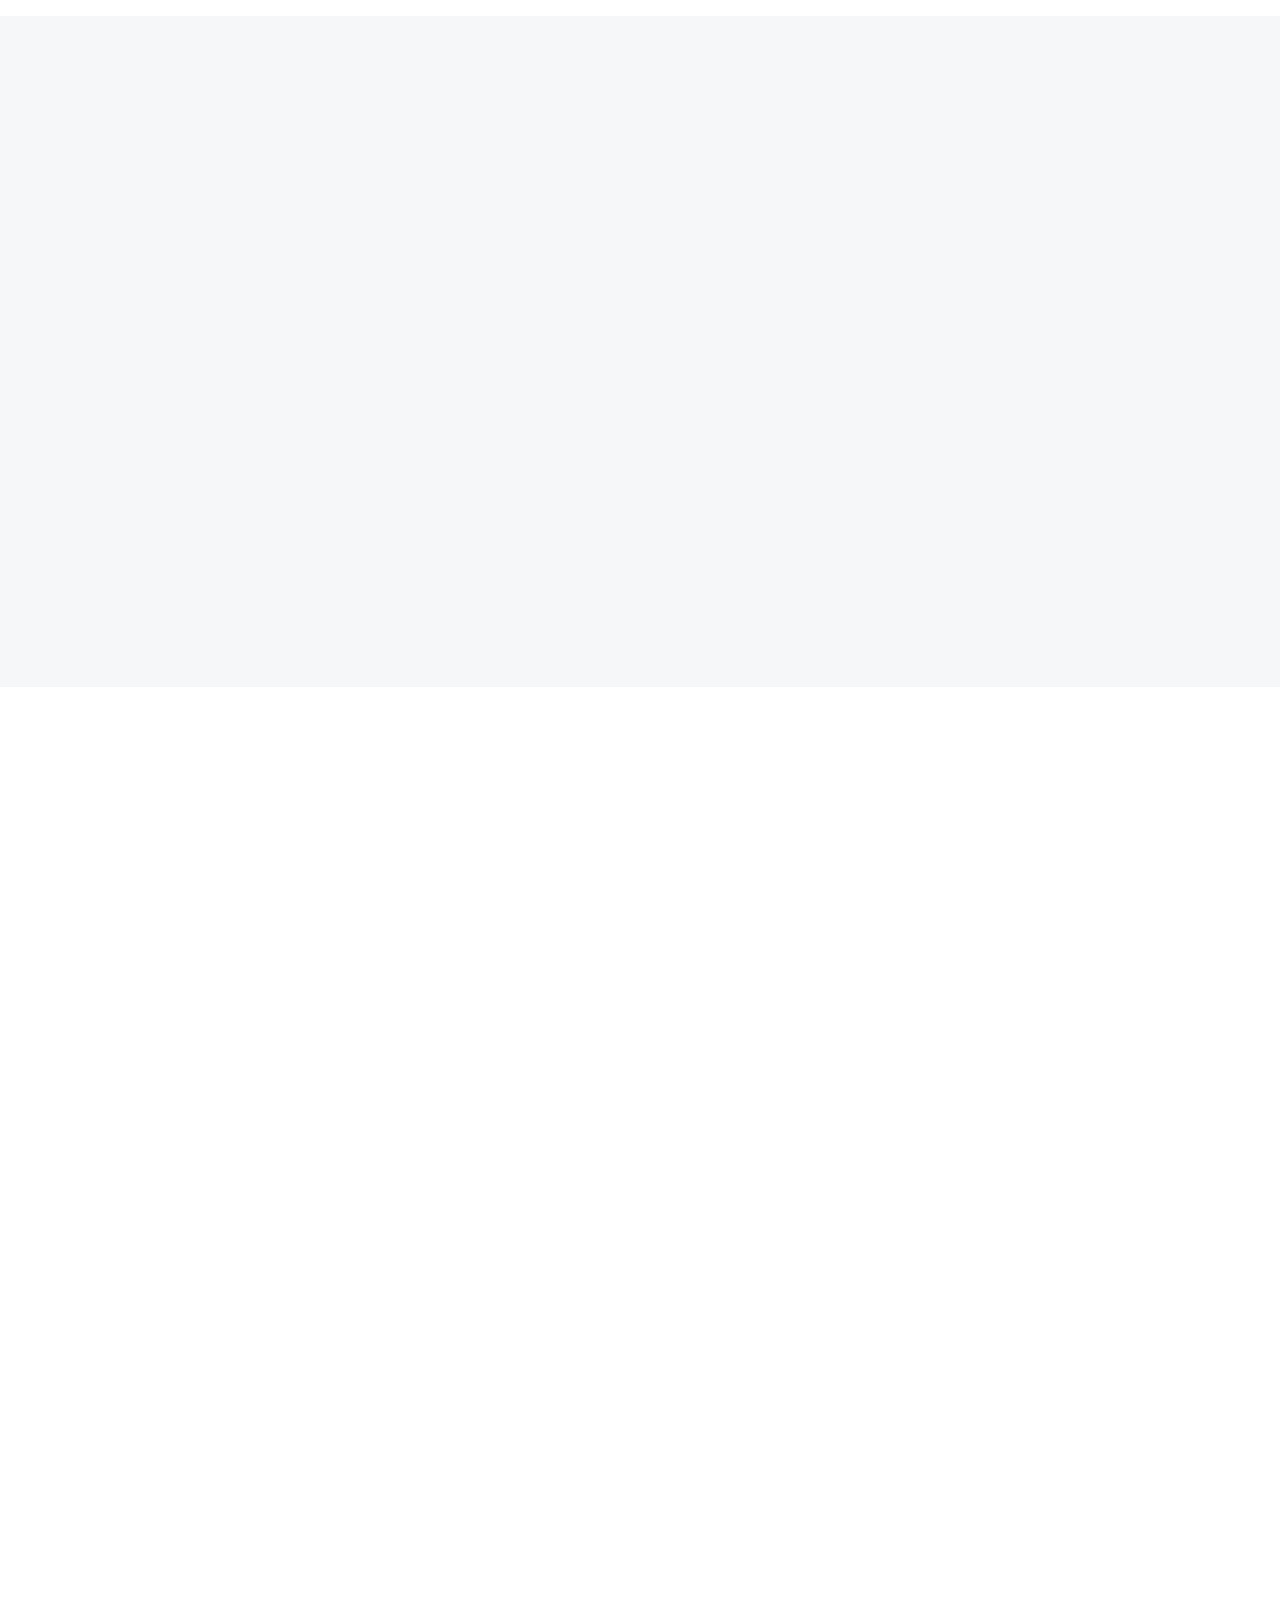
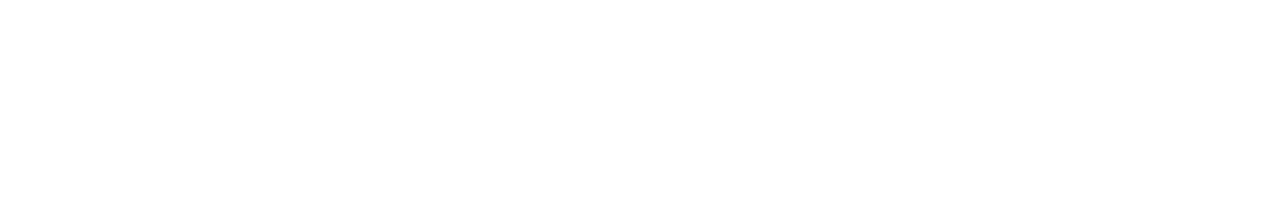
<file: project.html>
<!DOCTYPE html>
<html lang="en">

<head>
    <meta charset="utf-8">
    <title>Solartec - Renewable Energy Website Template</title>
    <meta content="width=device-width, initial-scale=1.0" name="viewport">
    <meta content="" name="keywords">
    <meta content="" name="description">

    <!-- Favicon -->
    <link href="img/favicon.ico" rel="icon">

    <!-- Google Web Fonts -->
    <link rel="preconnect" href="https://fonts.googleapis.com">
    <link rel="preconnect" href="https://fonts.gstatic.com" crossorigin>
    <link href="https://fonts.googleapis.com/css2?family=Open+Sans:wght@400;500&family=Roboto:wght@500;700;900&display=swap" rel="stylesheet"> 

    <!-- Icon Font Stylesheet -->
    <link href="https://cdnjs.cloudflare.com/ajax/libs/font-awesome/5.10.0/css/all.min.css" rel="stylesheet">
    <link href="https://cdn.jsdelivr.net/npm/bootstrap-icons@1.4.1/font/bootstrap-icons.css" rel="stylesheet">

    <!-- Libraries Stylesheet -->
    <link href="lib/animate/animate.min.css" rel="stylesheet">
    <link href="lib/owlcarousel/assets/owl.carousel.min.css" rel="stylesheet">
    <link href="lib/lightbox/css/lightbox.min.css" rel="stylesheet">

    <!-- Customized Bootstrap Stylesheet -->
    <link href="css/bootstrap.min.css" rel="stylesheet">

    <!-- Template Stylesheet -->
    <link href="css/style.css" rel="stylesheet">
</head>

<body>
    <!-- Spinner Start -->
    <div id="spinner" class="show bg-white position-fixed translate-middle w-100 vh-100 top-50 start-50 d-flex align-items-center justify-content-center">
        <div class="spinner-border text-primary" style="width: 3rem; height: 3rem;" role="status">
            <span class="sr-only">Loading...</span>
        </div>
    </div>
    <!-- Spinner End -->


    <!-- Topbar Start -->
    <div class="container-fluid bg-dark p-0">
        <div class="row gx-0 d-none d-lg-flex">
            <div class="col-lg-7 px-5 text-start">
                <div class="h-100 d-inline-flex align-items-center me-4">
                    <small class="fa fa-map-marker-alt text-primary me-2"></small>
                    <small>123 Street, New York, USA</small>
                </div>
                <div class="h-100 d-inline-flex align-items-center">
                    <small class="far fa-clock text-primary me-2"></small>
                    <small>Mon - Fri : 09.00 AM - 09.00 PM</small>
                </div>
            </div>
            <div class="col-lg-5 px-5 text-end">
                <div class="h-100 d-inline-flex align-items-center me-4">
                    <small class="fa fa-phone-alt text-primary me-2"></small>
                    <small>+012 345 6789</small>
                </div>
                <div class="h-100 d-inline-flex align-items-center mx-n2">
                    <a class="btn btn-square btn-link rounded-0 border-0 border-end border-secondary" href=""><i class="fab fa-facebook-f"></i></a>
                    <a class="btn btn-square btn-link rounded-0 border-0 border-end border-secondary" href=""><i class="fab fa-twitter"></i></a>
                    <a class="btn btn-square btn-link rounded-0 border-0 border-end border-secondary" href=""><i class="fab fa-linkedin-in"></i></a>
                    <a class="btn btn-square btn-link rounded-0" href=""><i class="fab fa-instagram"></i></a>
                </div>
            </div>
        </div>
    </div>
    <!-- Topbar End -->


    <!-- Navbar Start -->
    <nav class="navbar navbar-expand-lg bg-white navbar-light sticky-top p-0">
        <a href="index.html" class="navbar-brand d-flex align-items-center border-end px-4 px-lg-5">
            <h2 class="m-0 text-primary">Solartec</h2>
        </a>
        <button type="button" class="navbar-toggler me-4" data-bs-toggle="collapse" data-bs-target="#navbarCollapse">
            <span class="navbar-toggler-icon"></span>
        </button>
        <div class="collapse navbar-collapse" id="navbarCollapse">
            <div class="navbar-nav ms-auto p-4 p-lg-0">
                <a href="index.html" class="nav-item nav-link">Home</a>
                <a href="about.html" class="nav-item nav-link">About</a>
                <a href="service.html" class="nav-item nav-link">Service</a>
                <a href="project.html" class="nav-item nav-link active">Project</a>
                <div class="nav-item dropdown">
                    <a href="#" class="nav-link dropdown-toggle" data-bs-toggle="dropdown">Pages</a>
                    <div class="dropdown-menu bg-light m-0">
                        <a href="feature.html" class="dropdown-item">Feature</a>
                        <a href="quote.html" class="dropdown-item">Free Quote</a>
                        <a href="team.html" class="dropdown-item">Our Team</a>
                        <a href="testimonial.html" class="dropdown-item">Testimonial</a>
                        <a href="404.html" class="dropdown-item">404 Page</a>
                    </div>
                </div>
                <a href="contact.html" class="nav-item nav-link">Contact</a>
            </div>
            <a href="" class="btn btn-primary rounded-0 py-4 px-lg-5 d-none d-lg-block">Get A Quote<i class="fa fa-arrow-right ms-3"></i></a>
        </div>
    </nav>
    <!-- Navbar End -->


    <!-- Page Header Start -->
    <div class="container-fluid page-header py-5 mb-5">
        <div class="container py-5">
            <h1 class="display-3 text-white mb-3 animated slideInDown">Projects</h1>
            <nav aria-label="breadcrumb animated slideInDown">
                <ol class="breadcrumb">
                    <li class="breadcrumb-item"><a class="text-white" href="#">Home</a></li>
                    <li class="breadcrumb-item"><a class="text-white" href="#">Pages</a></li>
                    <li class="breadcrumb-item text-white active" aria-current="page">Projects</li>
                </ol>
            </nav>
        </div>
    </div>
    <!-- Page Header End -->


    <!-- Projects Start -->
    <div class="container-xxl py-5">
        <div class="container">
            <div class="text-center mx-auto mb-5 wow fadeInUp" data-wow-delay="0.1s" style="max-width: 600px;">
                <h6 class="text-primary">Our Projects</h6>
                <h1 class="mb-4">Visit Our Latest Solar And Renewable Energy Projects</h1>
            </div>
            <div class="row mt-n2 wow fadeInUp" data-wow-delay="0.3s">
                <div class="col-12 text-center">
                    <ul class="list-inline mb-5" id="portfolio-flters">
                        <li class="mx-2 active" data-filter="*">All</li>
                        <li class="mx-2" data-filter=".first">Solar Panels</li>
                        <li class="mx-2" data-filter=".second">Wind Turbines</li>
                        <li class="mx-2" data-filter=".third">Hydropower Plants</li>
                    </ul>
                </div>
            </div>
            <div class="row g-4 portfolio-container wow fadeInUp" data-wow-delay="0.5s">
                <div class="col-lg-4 col-md-6 portfolio-item first">
                    <div class="portfolio-img rounded overflow-hidden">
                        <img class="img-fluid" src="img/img-600x400-6.jpg" alt="">
                        <div class="portfolio-btn">
                            <a class="btn btn-lg-square btn-outline-light rounded-circle mx-1" href="img/img-600x400-6.jpg" data-lightbox="portfolio"><i class="fa fa-eye"></i></a>
                            <a class="btn btn-lg-square btn-outline-light rounded-circle mx-1" href=""><i class="fa fa-link"></i></a>
                        </div>
                    </div>
                    <div class="pt-3">
                        <p class="text-primary mb-0">Solar Panels</p>
                        <hr class="text-primary w-25 my-2">
                        <h5 class="lh-base">We Are pioneers of solar & renewable energy industry</h5>
                    </div>
                </div>
                <div class="col-lg-4 col-md-6 portfolio-item second">
                    <div class="portfolio-img rounded overflow-hidden">
                        <img class="img-fluid" src="img/img-600x400-5.jpg" alt="">
                        <div class="portfolio-btn">
                            <a class="btn btn-lg-square btn-outline-light rounded-circle mx-1" href="img/img-600x400-5.jpg" data-lightbox="portfolio"><i class="fa fa-eye"></i></a>
                            <a class="btn btn-lg-square btn-outline-light rounded-circle mx-1" href=""><i class="fa fa-link"></i></a>
                        </div>
                    </div>
                    <div class="pt-3">
                        <p class="text-primary mb-0">Wind Turbines</p>
                        <hr class="text-primary w-25 my-2">
                        <h5 class="lh-base">We Are pioneers of solar & renewable energy industry</h5>
                    </div>
                </div>
                <div class="col-lg-4 col-md-6 portfolio-item third">
                    <div class="portfolio-img rounded overflow-hidden">
                        <img class="img-fluid" src="img/img-600x400-4.jpg" alt="">
                        <div class="portfolio-btn">
                            <a class="btn btn-lg-square btn-outline-light rounded-circle mx-1" href="img/img-600x400-4.jpg" data-lightbox="portfolio"><i class="fa fa-eye"></i></a>
                            <a class="btn btn-lg-square btn-outline-light rounded-circle mx-1" href=""><i class="fa fa-link"></i></a>
                        </div>
                    </div>
                    <div class="pt-3">
                        <p class="text-primary mb-0">Hydropower Plants</p>
                        <hr class="text-primary w-25 my-2">
                        <h5 class="lh-base">We Are pioneers of solar & renewable energy industry</h5>
                    </div>
                </div>
                <div class="col-lg-4 col-md-6 portfolio-item first">
                    <div class="portfolio-img rounded overflow-hidden">
                        <img class="img-fluid" src="img/img-600x400-3.jpg" alt="">
                        <div class="portfolio-btn">
                            <a class="btn btn-lg-square btn-outline-light rounded-circle mx-1" href="img/img-600x400-3.jpg" data-lightbox="portfolio"><i class="fa fa-eye"></i></a>
                            <a class="btn btn-lg-square btn-outline-light rounded-circle mx-1" href=""><i class="fa fa-link"></i></a>
                        </div>
                    </div>
                    <div class="pt-3">
                        <p class="text-primary mb-0">Solar Panels</p>
                        <hr class="text-primary w-25 my-2">
                        <h5 class="lh-base">We Are pioneers of solar & renewable energy industry</h5>
                    </div>
                </div>
                <div class="col-lg-4 col-md-6 portfolio-item second">
                    <div class="portfolio-img rounded overflow-hidden">
                        <img class="img-fluid" src="img/img-600x400-2.jpg" alt="">
                        <div class="portfolio-btn">
                            <a class="btn btn-lg-square btn-outline-light rounded-circle mx-1" href="img/img-600x400-2.jpg" data-lightbox="portfolio"><i class="fa fa-eye"></i></a>
                            <a class="btn btn-lg-square btn-outline-light rounded-circle mx-1" href=""><i class="fa fa-link"></i></a>
                        </div>
                    </div>
                    <div class="pt-3">
                        <p class="text-primary mb-0">Wind Turbines</p>
                        <hr class="text-primary w-25 my-2">
                        <h5 class="lh-base">We Are pioneers of solar & renewable energy industry</h5>
                    </div>
                </div>
                <div class="col-lg-4 col-md-6 portfolio-item third">
                    <div class="portfolio-img rounded overflow-hidden">
                        <img class="img-fluid" src="img/img-600x400-1.jpg" alt="">
                        <div class="portfolio-btn">
                            <a class="btn btn-lg-square btn-outline-light rounded-circle mx-1" href="img/img-600x400-1.jpg" data-lightbox="portfolio"><i class="fa fa-eye"></i></a>
                            <a class="btn btn-lg-square btn-outline-light rounded-circle mx-1" href=""><i class="fa fa-link"></i></a>
                        </div>
                    </div>
                    <div class="pt-3">
                        <p class="text-primary mb-0">Hydropower Plants</p>
                        <hr class="text-primary w-25 my-2">
                        <h5 class="lh-base">We Are pioneers of solar & renewable energy industry</h5>
                    </div>
                </div>
            </div>
        </div>
    </div>
    <!-- Projects End -->


    <!-- Quote Start -->
    <div class="container-fluid bg-light overflow-hidden my-5 px-lg-0">
        <div class="container quote px-lg-0">
            <div class="row g-0 mx-lg-0">
                <div class="col-lg-6 ps-lg-0 wow fadeIn" data-wow-delay="0.1s" style="min-height: 400px;">
                    <div class="position-relative h-100">
                        <img class="position-absolute img-fluid w-100 h-100" src="img/quote.jpg" style="object-fit: cover;" alt="">
                    </div>
                </div>
                <div class="col-lg-6 quote-text py-5 wow fadeIn" data-wow-delay="0.5s">
                    <div class="p-lg-5 pe-lg-0">
                        <h6 class="text-primary">Free Quote</h6>
                        <h1 class="mb-4">Get A Free Quote</h1>
                        <p class="mb-4 pb-2">Tempor erat elitr rebum at clita. Diam dolor diam ipsum sit. Aliqu diam amet diam et eos. Clita erat ipsum et lorem et sit, sed stet lorem sit clita duo justo erat amet</p>
                        <form>
                            <div class="row g-3">
                                <div class="col-12 col-sm-6">
                                    <input type="text" class="form-control border-0" placeholder="Your Name" style="height: 55px;">
                                </div>
                                <div class="col-12 col-sm-6">
                                    <input type="email" class="form-control border-0" placeholder="Your Email" style="height: 55px;">
                                </div>
                                <div class="col-12 col-sm-6">
                                    <input type="text" class="form-control border-0" placeholder="Your Mobile" style="height: 55px;">
                                </div>
                                <div class="col-12 col-sm-6">
                                    <select class="form-select border-0" style="height: 55px;">
                                        <option selected>Select A Service</option>
                                        <option value="1">Service 1</option>
                                        <option value="2">Service 2</option>
                                        <option value="3">Service 3</option>
                                    </select>
                                </div>
                                <div class="col-12">
                                    <textarea class="form-control border-0" placeholder="Special Note"></textarea>
                                </div>
                                <div class="col-12">
                                    <button class="btn btn-primary rounded-pill py-3 px-5" type="submit">Submit</button>
                                </div>
                            </div>
                        </form>
                    </div>
                </div>
            </div>
        </div>
    </div>
    <!-- Quote End -->


    <!-- Testimonial Start -->
    <div class="container-xxl py-5">
        <div class="container">
            <div class="text-center mx-auto mb-5 wow fadeInUp" data-wow-delay="0.1s" style="max-width: 600px;">
                <h6 class="text-primary">Testimonial</h6>
                <h1 class="mb-4">What Our Clients Say!</h1>
            </div>
            <div class="owl-carousel testimonial-carousel wow fadeInUp" data-wow-delay="0.1s">
                <div class="testimonial-item text-center">
                    <div class="testimonial-img position-relative">
                        <img class="img-fluid rounded-circle mx-auto mb-5" src="img/testimonial-1.jpg">
                        <div class="btn-square bg-primary rounded-circle">
                            <i class="fa fa-quote-left text-white"></i>
                        </div>
                    </div>
                    <div class="testimonial-text text-center rounded p-4">
                        <p>Clita clita tempor justo dolor ipsum amet kasd amet duo justo duo duo labore sed sed. Magna ut diam sit et amet stet eos sed clita erat magna elitr erat sit sit erat at rebum justo sea clita.</p>
                        <h5 class="mb-1">Client Name</h5>
                        <span class="fst-italic">Profession</span>
                    </div>
                </div>
                <div class="testimonial-item text-center">
                    <div class="testimonial-img position-relative">
                        <img class="img-fluid rounded-circle mx-auto mb-5" src="img/testimonial-2.jpg">
                        <div class="btn-square bg-primary rounded-circle">
                            <i class="fa fa-quote-left text-white"></i>
                        </div>
                    </div>
                    <div class="testimonial-text text-center rounded p-4">
                        <p>Clita clita tempor justo dolor ipsum amet kasd amet duo justo duo duo labore sed sed. Magna ut diam sit et amet stet eos sed clita erat magna elitr erat sit sit erat at rebum justo sea clita.</p>
                        <h5 class="mb-1">Client Name</h5>
                        <span class="fst-italic">Profession</span>
                    </div>
                </div>
                <div class="testimonial-item text-center">
                    <div class="testimonial-img position-relative">
                        <img class="img-fluid rounded-circle mx-auto mb-5" src="img/testimonial-3.jpg">
                        <div class="btn-square bg-primary rounded-circle">
                            <i class="fa fa-quote-left text-white"></i>
                        </div>
                    </div>
                    <div class="testimonial-text text-center rounded p-4">
                        <p>Clita clita tempor justo dolor ipsum amet kasd amet duo justo duo duo labore sed sed. Magna ut diam sit et amet stet eos sed clita erat magna elitr erat sit sit erat at rebum justo sea clita.</p>
                        <h5 class="mb-1">Client Name</h5>
                        <span class="fst-italic">Profession</span>
                    </div>
                </div>
            </div>
        </div>
    </div>
    <!-- Testimonial End -->
        

    <!-- Footer Start -->
    <div class="container-fluid bg-dark text-body footer mt-5 pt-5 wow fadeIn" data-wow-delay="0.1s">
        <div class="container py-5">
            <div class="row g-5">
                <div class="col-lg-3 col-md-6">
                    <h5 class="text-white mb-4">Address</h5>
                    <p class="mb-2"><i class="fa fa-map-marker-alt me-3"></i>123 Street, New York, USA</p>
                    <p class="mb-2"><i class="fa fa-phone-alt me-3"></i>+012 345 67890</p>
                    <p class="mb-2"><i class="fa fa-envelope me-3"></i>info@example.com</p>
                    <div class="d-flex pt-2">
                        <a class="btn btn-square btn-outline-light btn-social" href=""><i class="fab fa-twitter"></i></a>
                        <a class="btn btn-square btn-outline-light btn-social" href=""><i class="fab fa-facebook-f"></i></a>
                        <a class="btn btn-square btn-outline-light btn-social" href=""><i class="fab fa-youtube"></i></a>
                        <a class="btn btn-square btn-outline-light btn-social" href=""><i class="fab fa-linkedin-in"></i></a>
                    </div>
                </div>
                <div class="col-lg-3 col-md-6">
                    <h5 class="text-white mb-4">Quick Links</h5>
                    <a class="btn btn-link" href="">About Us</a>
                    <a class="btn btn-link" href="">Contact Us</a>
                    <a class="btn btn-link" href="">Our Services</a>
                    <a class="btn btn-link" href="">Terms & Condition</a>
                    <a class="btn btn-link" href="">Support</a>
                </div>
                <div class="col-lg-3 col-md-6">
                    <h5 class="text-white mb-4">Project Gallery</h5>
                    <div class="row g-2">
                        <div class="col-4">
                            <img class="img-fluid rounded" src="img/gallery-1.jpg" alt="">
                        </div>
                        <div class="col-4">
                            <img class="img-fluid rounded" src="img/gallery-2.jpg" alt="">
                        </div>
                        <div class="col-4">
                            <img class="img-fluid rounded" src="img/gallery-3.jpg" alt="">
                        </div>
                        <div class="col-4">
                            <img class="img-fluid rounded" src="img/gallery-4.jpg" alt="">
                        </div>
                        <div class="col-4">
                            <img class="img-fluid rounded" src="img/gallery-5.jpg" alt="">
                        </div>
                        <div class="col-4">
                            <img class="img-fluid rounded" src="img/gallery-6.jpg" alt="">
                        </div>
                    </div>
                </div>
                <div class="col-lg-3 col-md-6">
                    <h5 class="text-white mb-4">Newsletter</h5>
                    <p>Dolor amet sit justo amet elitr clita ipsum elitr est.</p>
                    <div class="position-relative mx-auto" style="max-width: 400px;">
                        <input class="form-control border-0 w-100 py-3 ps-4 pe-5" type="text" placeholder="Your email">
                        <button type="button" class="btn btn-primary py-2 position-absolute top-0 end-0 mt-2 me-2">SignUp</button>
                    </div>
                </div>
            </div>
        </div>
        <div class="container">
            <div class="copyright">
                <div class="row">
                    <div class="col-md-6 text-center text-md-start mb-3 mb-md-0">
                        &copy; <a href="#">Your Site Name</a>, All Right Reserved.
                    </div>
                    <div class="col-md-6 text-center text-md-end">
                        <!--/*** This template is free as long as you keep the footer author’s credit link/attribution link/backlink. If you'd like to use the template without the footer author’s credit link/attribution link/backlink, you can purchase the Credit Removal License from "https://htmlcodex.com/credit-removal". Thank you for your support. ***/-->
                        Designed By <a href="https://htmlcodex.com">HTML Codex</a>
                        <br>Distributed By: <a href="https://themewagon.com" target="_blank">ThemeWagon</a>
                    </div>
                </div>
            </div>
        </div>
    </div>
    <!-- Footer End -->


    <!-- Back to Top -->
    <a href="#" class="btn btn-lg btn-primary btn-lg-square rounded-circle back-to-top"><i class="bi bi-arrow-up"></i></a>


    <!-- JavaScript Libraries -->
    <script src="https://code.jquery.com/jquery-3.4.1.min.js"></script>
    <script src="https://cdn.jsdelivr.net/npm/bootstrap@5.0.0/dist/js/bootstrap.bundle.min.js"></script>
    <script src="lib/wow/wow.min.js"></script>
    <script src="lib/easing/easing.min.js"></script>
    <script src="lib/waypoints/waypoints.min.js"></script>
    <script src="lib/counterup/counterup.min.js"></script>
    <script src="lib/owlcarousel/owl.carousel.min.js"></script>
    <script src="lib/isotope/isotope.pkgd.min.js"></script>
    <script src="lib/lightbox/js/lightbox.min.js"></script>

    <!-- Template Javascript -->
    <script src="js/main.js"></script>
</body>

</html>
</file>
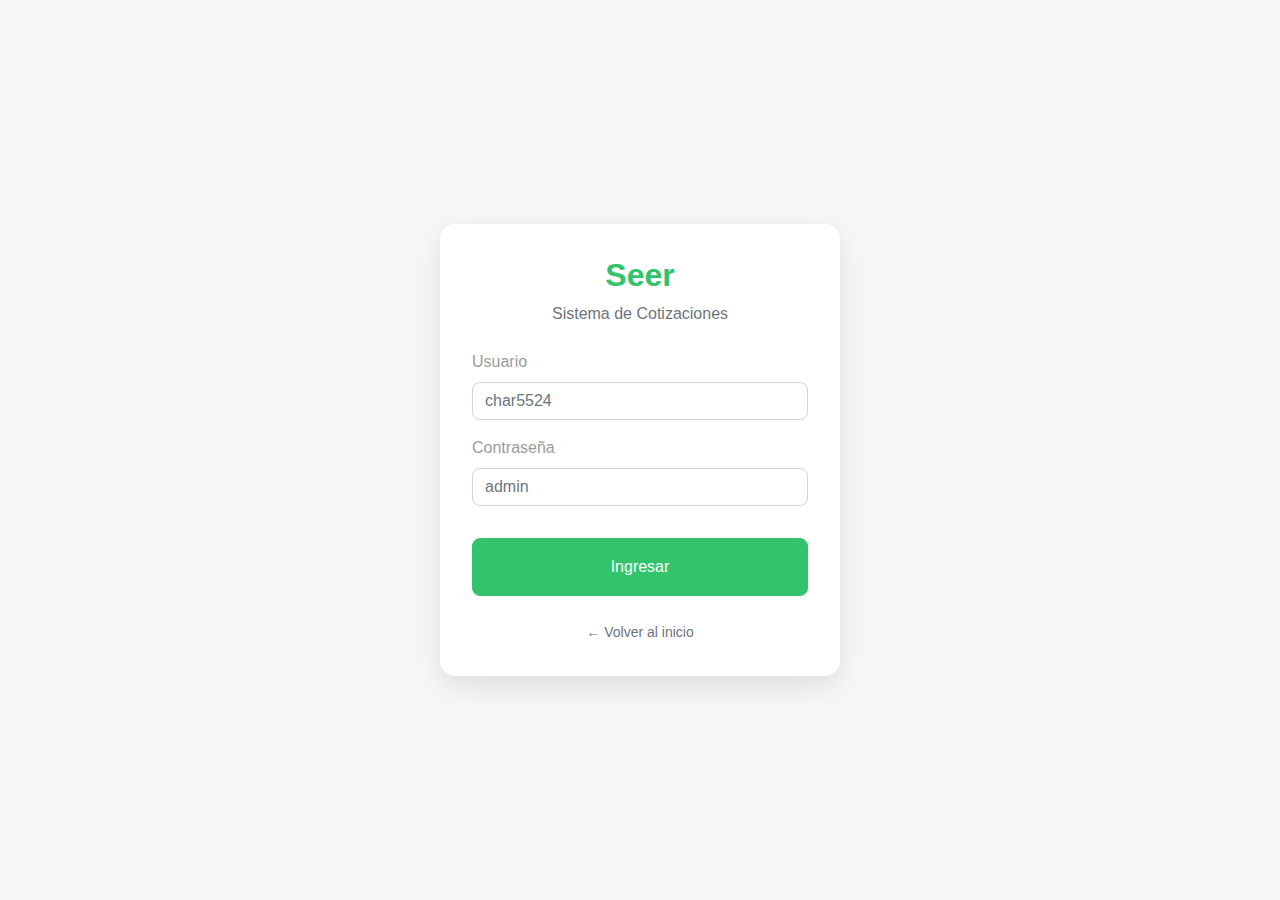
<file: quotation.html>
<!DOCTYPE html>
<html lang="es">

<head>
    <meta charset="utf-8">
    <title>Seer - Generador de Cotizaciones</title>
    <meta content="width=device-width, initial-scale=1.0" name="viewport">
    <link href="img/favicon.ico" rel="icon">
    <link href="https://cdnjs.cloudflare.com/ajax/libs/font-awesome/5.10.0/css/all.min.css" rel="stylesheet">
    <link href="css/bootstrap.min.css" rel="stylesheet">
    <link href="css/style.css" rel="stylesheet">
    <style>
        :root {
            --seer-green: #666;
            --primary: #444;
        }

        body {
            background-color: #f4f7f6;
            font-family: 'Open Sans', sans-serif;
        }

        .editor-container {
            max-width: 1200px;
            margin: 2rem auto;
            background: white;
            padding: 2rem;
            border-radius: 10px;
            box-shadow: 0 5px 20px rgba(0, 0, 0, 0.05);
        }

        /* Print Layout Styles (matches the provided image) */
        #print-area {
            width: 210mm;
            min-height: 297mm;
            padding: 15mm;
            margin: 2rem auto;
            background: white;
            color: black;
            font-size: 11pt;
            box-shadow: 0 0 10px rgba(0, 0, 0, 0.2);
            position: relative;
            /* Shown by default in UI as live preview */
        }

        .invoice-header {
            display: flex;
            justify-content: space-between;
            margin-bottom: 10px;
            /* Reduced from 20px */
        }

        .company-info img {
            max-width: 200px;
        }

        .ruc-box {
            border: 1px solid #ddd;
            border-radius: 12px;
            padding: 15px;
            text-align: center;
            width: 280px;
            background: #f8f9fa;
        }

        .ruc-box h4 {
            margin: 10px 0;
            font-weight: bold;
        }

        .client-info-box {
            border: 1.5px solid #000;
            border-radius: 10px;
            padding: 8px;
            /* Reduced from 10px */
            margin-bottom: 10px;
            /* Reduced from 20px */
        }

        .table-invoice {
            width: 100%;
            border-collapse: collapse;
            margin-bottom: 10px;
            /* Reduced from 20px */
        }

        .table-invoice th,
        .table-invoice td {
            border: 1px solid #000;
            padding: 8px;
            text-align: center;
        }

        .table-invoice th {
            background-color: #f2f2f2;
            font-weight: bold;
        }

        /* Zebra striping for items */
        .table-invoice tbody tr:nth-child(even) {
            background-color: #f9f9f9;
        }

        .footer-totals {
            display: flex;
            justify-content: flex-end;
        }

        .totals-table {
            width: 300px;
            border: 1px solid #ddd;
            border-radius: 8px;
            overflow: hidden;
            border-collapse: separate;
            border-spacing: 0;
        }

        .totals-table td {
            padding: 8px;
            border: 1px solid #eee;
        }

        .bank-accounts {
            margin-top: 25px;
            border: 1px solid #ddd;
            border-radius: 12px;
            overflow: hidden;
        }

        .bank-accounts table {
            width: 100%;
            text-align: center;
            border-collapse: collapse;
        }

        .bank-accounts th {
            background-color: #f8f9fa;
            padding: 12px;
            border: 1px solid #eee;
            color: #333;
            font-size: 10pt;
        }

        .bank-accounts td {
            padding: 10px;
            border: 1px solid #eee;
            font-weight: bold;
        }

        /* Virtual Pagination Styles */
        .print-page {
            width: 210mm;
            height: 297mm;
            padding: 10mm 15mm 15mm 15mm;
            margin: 2rem auto;
            background: white;
            color: black;
            font-size: 11pt;
            box-shadow: 0 0 15px rgba(0, 0, 0, 0.15);
            position: relative;
            box-sizing: border-box;
            overflow: hidden;
        }

        .page-counter-badge {
            position: absolute;
            top: -30px;
            right: 0;
            background: #444;
            color: white;
            padding: 2px 10px;
            border-radius: 4px;
            font-size: 0.8rem;
        }

        .item-index-col {
            width: 5%;
            text-align: center;
            font-weight: bold;
            background-color: #f8f9fa;
        }

        @media print {
            .print-page {
                margin: 0 !important;
                box-shadow: none !important;
                border: none !important;
                page-break-after: always !important;
                break-after: page !important;
                height: 297mm !important;
                width: 210mm !important;
            }

            .page-counter-badge {
                display: none !important;
            }
        }

        @media print {
            body {
                background: white !important;
            }

            .no-print {
                display: none !important;
            }

            #print-area {
                box-shadow: none !important;
                margin: 0 !important;
                padding: 0 !important;
                width: 210mm !important;
                display: block !important;
                visibility: visible !important;
            }

            #print-area * {
                visibility: visible !important;
            }

            /* Ensure background colors print */
            .table-invoice th,
            .bank-accounts th,
            .desc-box-header,
            .equipos-title,
            .equipo-text,
            .diagram-text,
            .garantias-content,
            .ruc-box {
                background-color: #f8f9fa !important;
                -webkit-print-color-adjust: exact !important;
                print-color-adjust: exact !important;
            }

            .equipos-title {
                background-color: #666 !important;
                color: white !important;
            }

            .table-invoice tbody tr:nth-child(even) {
                background-color: #f9f9f9 !important;
                -webkit-print-color-adjust: exact !important;
                print-color-adjust: exact !important;
            }

            /* Optimized PDF output: no unnecessary blank pages */
            .description-page {
                display: none;
                margin: 0 !important;
                padding: 15mm !important;
                width: 100% !important;
                background: white !important;
                box-shadow: none !important;
                min-height: auto !important;
            }

            /* Only show if actually desired */
            .description-page[style*="display: block"] {
                display: block !important;
            }

            h1,
            h2,
            h3,
            h4,
            h5,
            h6 {
                page-break-after: avoid;
                break-after: avoid;
            }

            table {
                page-break-inside: auto;
            }

            tr {
                page-break-inside: avoid;
                page-break-after: auto;
            }

            img {
                max-width: 100% !important;
                page-break-inside: avoid;
            }
        }

        #print-area {
            background: transparent;
            box-shadow: none;
            padding: 0;
            width: auto;
            margin: 0;
        }

        .item-row:hover {
            background-color: #f8f9fa;
        }

        /* Active ID Badge and Status Badges */
        .active-id-badge {
            background-color: var(--primary);
            color: white;
            padding: 0.3rem 1rem;
            border-radius: 50px;
            font-weight: bold;
            font-size: 0.85rem;
            transition: all 0.3s ease;
        }

        .status-badge {
            padding: 0.3rem 0.8rem;
            border-radius: 6px;
            font-size: 0.8rem;
            font-weight: 500;
            margin-left: 10px;
        }

        .status-saved {
            background-color: #d4edda;
            color: #155724;
            border: 1px solid #c3e6cb;
        }

        .status-dirty {
            background-color: #fff3cd;
            color: #856404;
            border: 1px solid #ffeeba;
        }

        /* History Side Panel (New) */
        .history-section {
            background: #fff;
            border-radius: 10px;
            padding: 1.5rem;
            box-shadow: 0 5px 20px rgba(0, 0, 0, 0.05);
            margin-top: 2rem;
        }

        .history-list {
            max-height: 400px;
            overflow-y: auto;
        }

        .history-item {
            cursor: pointer;
            transition: all 0.2s;
            border-left: 4px solid transparent;
        }

        .history-item:hover {
            background-color: #f8f9fa;
            border-left-color: var(--primary);
        }

        .history-item.active {
            background-color: #e9ecef;
            border-left-color: var(--primary);
        }

        /* Description Page Styles */
        .description-page {
            display: none;
            padding: 15mm;
            background: white;
            color: black;
            font-size: 11pt;
            width: 210mm;
            min-height: 297mm;
            margin: 0 auto;
        }

        .desc-box-header {
            border: 1px solid #ddd;
            border-radius: 12px;
            padding: 10px 40px;
            font-weight: bold;
            font-size: 14pt;
            background: #f8f9fa;
        }

        .equipos-title {
            background: #666;
            color: white;
            border-radius: 8px 8px 0 0;
            display: inline-block;
            padding: 8px 35px;
            font-weight: bold;
            margin-bottom: 0;
            margin-top: 25px;
            border: none;
        }

        .equipos-container {
            border: 1px solid #ddd;
            border-radius: 0 12px 12px 12px;
            overflow: hidden;
            margin-top: 0;
        }

        .equipo-item {
            display: flex;
            border-bottom: 1px solid #eee;
        }

        .equipo-item:last-child {
            border-bottom: none;
        }

        .equipo-img {
            width: 200px;
            padding: 15px;
            border-right: 1px solid #eee;
            display: flex;
            align-items: center;
            justify-content: center;
            background: white;
        }

        .equipo-img img {
            max-width: 100%;
            max-height: 150px;
            border-radius: 8px;
        }

        .equipo-text {
            flex: 1;
            padding: 20px;
            text-align: justify;
            font-size: 10pt;
            background-color: #f8f9fa;
            line-height: 1.5;
        }

        .thumb-preview {
            width: 80px;
            height: 80px;
            object-fit: contain;
            border: 1px solid #ddd;
            border-radius: 4px;
        }

        @media print {
            @page {
                margin: 0;
            }

            body {
                margin: 0;
                padding: 0;
            }

            /* Forced Backgrounds */
            .table-invoice th,
            .bank-accounts th,
            .desc-box-header,
            .equipos-title,
            .equipo-text,
            .diagram-text,
            .garantias-content,
            .ruc-box,
            .totals-table,
            .totals-table td,
            .active-id-badge {
                background-color: #f8f9fa !important;
                -webkit-print-color-adjust: exact !important;
                print-color-adjust: exact !important;
            }

            .equipos-title,
            .active-id-badge {
                background-color: #444 !important;
                color: white !important;
            }

            .description-page {
                display: none;
                margin: 0 !important;
                padding: 15mm !important;
                width: 100% !important;
                background: white !important;
                box-shadow: none !important;
                min-height: auto !important;
                overflow: visible !important;
            }

            /* Show strictly what JS says */
            .description-page[style*="display: block"],
            .description-page[style*="display:block"] {
                display: block !important;
            }

            .page-break {
                display: block;
                height: 0;
                margin: 0;
                padding: 0;
                page-break-before: always;
                break-before: page;
            }

            h1,
            h2,
            h3,
            h4,
            h5,
            h6 {
                page-break-after: avoid;
            }

            table {
                page-break-inside: auto;
            }

            tr {
                page-break-inside: avoid;
            }

            img {
                max-width: 100% !important;
                page-break-inside: avoid;
            }

            .print-footer {
                display: block !important;
                position: relative !important;
                width: 100% !important;
                margin-top: 30px !important;
            }
        }

        /* Diagrams & Plans Styles */
        .diagram-item {
            border: 1px solid #ddd;
            margin-top: 25px;
            border-radius: 12px;
            overflow: hidden;
        }

        .diagram-img {
            width: 100%;
            padding: 25px;
            text-align: center;
            border-bottom: 1px solid #eee;
            background: white;
        }

        .diagram-img img {
            max-width: 100%;
            max-height: 400px;
            border-radius: 10px;
        }

        .diagram-text {
            padding: 25px;
            text-align: justify;
            font-size: 10pt;
            background-color: #f8f9fa;
            line-height: 1.5;
        }

        /* Garantias Styles */
        .garantias-content {
            background-color: #f8f9fa;
            padding: 35px;
            min-height: 200px;
            /* Reduced to avoid extra blank pages */
            border: 1px solid #ddd;
            border-radius: 12px;
            text-align: justify;
            font-size: 11pt;
            white-space: pre-wrap;
            margin-top: 15px;
            line-height: 1.6;
        }
    </style>
</head>

<body>
    <!-- Navbar logic (Simple check) -->
    <script>
        if (sessionStorage.getItem('isLoggedIn') !== 'true') {
            window.location.href = 'login.html';
        }
    </script>

    <div class="no-print pb-5">
        <nav class="navbar navbar-expand-lg bg-white navbar-light sticky-top p-0">
            <a href="index.html" class="navbar-brand d-flex align-items-center border-end px-4 px-lg-5">
                <h2 class="m-0 text-primary">Seer - Admin</h2>
            </a>
            <div class="ms-auto p-4">
                <button onclick="logout()" class="btn btn-outline-danger btn-sm">Cerrar Sesión</button>
            </div>
        </nav>

        <div class="editor-container">
            <div class="d-flex justify-content-between align-items-center mb-4">
                <h3 class="m-0">Generador de Cotizaciones</h3>
                <div id="active-state-display">
                    <span class="active-id-badge" id="current-id-display">SIN GUARDAR</span>
                    <span class="status-badge status-dirty" id="save-status-display">Borrador</span>
                </div>
            </div>

            <div class="card p-4 mb-4">
                <h5>Configuración de Empresa (Mis Datos)</h5>
                <div class="row g-3">
                    <div class="col-md-3">
                        <label>Mi R.U.C.</label>
                        <input type="text" id="input-my-ruc" class="form-control" value="2061376524"
                            oninput="updatePrint()">
                    </div>
                    <div class="col-md-6">
                        <label>Mi Dirección</label>
                        <input type="text" id="input-my-address" class="form-control"
                            value="San Román Juliaca, Puno, Perú" oninput="updatePrint()">
                    </div>
                    <div class="col-md-3">
                        <label>Mi Teléfono</label>
                        <input type="text" id="input-my-phone" class="form-control" value="+51 986 366 440"
                            oninput="updatePrint()">
                    </div>
                    <div class="col-md-6">
                        <label>Cuenta Bancaria (Soles)</label>
                        <input type="text" id="input-my-bank" class="form-control" value="322-3007459369"
                            oninput="updatePrint()">
                    </div>
                    <div class="col-md-6">
                        <label>CCI</label>
                        <input type="text" id="input-my-cci" class="form-control" value="003-322-003007459369-57"
                            oninput="updatePrint()">
                    </div>
                </div>
            </div>

            <div class="card p-4 mb-4">
                <h5>Datos del Cliente</h5>
                <div class="row g-3">
                    <div class="col-md-6">
                        <label>Cliente / Razón Social</label>
                        <input type="text" id="input-cliente" class="form-control" placeholder="Nombre completo"
                            oninput="updatePrint()">
                    </div>
                    <div class="col-md-3">
                        <label>R.U.C.</label>
                        <input type="text" id="input-ruc" class="form-control" placeholder="20XXXXXXXXX"
                            oninput="updatePrint()">
                    </div>
                    <div class="col-md-3">
                        <label>Fecha</label>
                        <input type="date" id="input-fecha" class="form-control" oninput="updatePrint()">
                    </div>
                    <div class="col-md-6">
                        <label>Dirección</label>
                        <input type="text" id="input-direccion" class="form-control" placeholder="Dirección del cliente"
                            oninput="updatePrint()">
                    </div>
                </div>
            </div>

            <div class="card p-4 mb-4">
                <div class="d-flex justify-content-between align-items-center mb-3">
                    <h5 class="m-0">Artículos de la Cotización</h5>
                    <div>
                        <button class="btn btn-outline-primary btn-sm me-2" onclick="openProductManager()">
                            <i class="fa fa-boxes"></i> Gestionar Productos
                        </button>
                        <button class="btn btn-primary btn-sm text-white" onclick="addRow()">+ Agregar Ítem</button>
                    </div>
                </div>
                <!-- Datalist for Product Autocomplete -->
                <datalist id="products-datalist"></datalist>
                <div class="table-responsive">
                    <table class="table table-bordered align-middle">
                        <thead class="table-light">
                            <tr>
                                <th style="width: 80px;">Cant.</th>
                                <th style="width: 100px;">Unidad</th>
                                <th>Descripción</th>
                                <th style="width: 120px;">Precio Unit.</th>
                                <th style="width: 50px;"></th>
                            </tr>
                        </thead>
                        <tbody id="items-body">
                            <!-- Rows added dynamically -->
                        </tbody>
                    </table>
                </div>
            </div>

            <div class="card p-4 mb-4">
                <div class="d-flex justify-content-between align-items-center mb-3">
                    <h5 class="m-0">Descripción de Equipos (Opcional)</h5>
                    <button class="btn btn-info btn-sm text-white" onclick="addEquipoRow()">+ Agregar Equipo</button>
                </div>
                <div id="equipos-editor-list" class="row g-3">
                    <!-- Equipment description editors will go here -->
                </div>
            </div>

            <div class="card p-4 mb-4">
                <div class="d-flex justify-content-between align-items-center mb-3">
                    <h5 class="m-0">Diagramas y Planos (Opcional)</h5>
                    <button class="btn btn-primary btn-sm text-white" onclick="addDiagramaRow()">+ Agregar
                        Diagrama/Plano</button>
                </div>
                <div id="diagramas-editor-list" class="row g-3">
                    <!-- Diagram editors will go here -->
                </div>
            </div>

            <div class="card p-4 mb-4">
                <div class="d-flex justify-content-between align-items-center mb-3">
                    <h5 class="m-0">Condiciones y Garantías (Opcional)</h5>
                </div>
                <textarea id="input-garantias" class="form-control" rows="12"
                    placeholder="Escribe aquí las condiciones de venta, garantías y otros términos..."
                    oninput="updatePrint()"></textarea>
            </div>

            <div class="text-end mb-4 d-flex justify-content-between align-items-center">
                <div>
                    <button class="btn btn-outline-secondary px-4 me-2" onclick="newQuotation()">
                        <i class="fa fa-plus me-2"></i>Nueva
                    </button>
                    <button class="btn btn-success px-4" id="save-btn" onclick="saveQuotation()">
                        <i class="fa fa-save me-2"></i>Guardar Cambios
                    </button>
                </div>
                <div>
                    <button class="btn btn-outline-primary px-3 me-2" onclick="downloadCurrentJSON()">
                        <i class="fa fa-file-code me-2"></i>Descargar JSON
                    </button>
                    <button class="btn btn-primary btn-lg px-5 shadow-sm" onclick="triggerPrint()">
                        <i class="fa fa-print me-2"></i>Imprimir / PDF
                    </button>
                </div>
            </div>
        </div>

        <div class="editor-container history-section">
            <div class="d-flex justify-content-between align-items-center mb-3">
                <h5 class="m-0"><i class="fa fa-history me-2"></i>Historial de Cotizaciones</h5>
                <div>
                    <button class="btn btn-sm btn-outline-primary me-2" onclick="exportHistory()">
                        <i class="fa fa-download me-1"></i>Exportar JSON
                    </button>
                    <label class="btn btn-sm btn-outline-info m-0" for="import-json">
                        <i class="fa fa-upload me-1"></i>Importar JSON
                    </label>
                    <input type="file" id="import-json" class="d-none" accept=".json" onchange="importHistory(this)">
                </div>
            </div>
            <div class="history-list list-group list-group-flush" id="history-container">
                <p class="text-muted text-center py-4">No hay cotizaciones guardadas aún.</p>
            </div>
        </div>

        <div class="container text-center mb-4">
            <h4 class="text-muted"><i class="fa fa-eye me-2"></i>Vista Previa en Tiempo Real</h4>
            <p class="small">Lo que ves abajo es exactamente lo que se imprimirá.</p>
        </div>
    </div>

    <!-- Print Area Container (Pages will be injected here) -->
    <div id="print-area"></div>

    <!-- Hidden Template for Virtual Pages -->
    <template id="page-template">
        <div class="print-page">
            <div class="page-counter-badge">Página <span class="current-page-num">1</span></div>

            <div class="invoice-header">
                <div class="company-logo-area d-flex align-items-center">
                    <img src="img/logo.png" style="width: 100px; height: auto;" alt="Logo"
                        onerror="this.src='https://via.placeholder.com/80?text=Seer'">
                    <div class="ms-4">
                        <h2 class="m-0 text-primary fw-bold" style="letter-spacing: 1px;">SEER</h2>
                        <div style="font-size: 0.95rem; line-height: 1.3;">
                            <strong class="text-dark">Soluciones para la renovación ambiental y energética
                                E.I.R.L.</strong><br>
                            <span class="print-my-address-ref text-muted"></span><br>
                            <span class="text-muted">TELF: <span class="print-my-phone-ref"></span></span>
                        </div>
                    </div>
                </div>
                <div class="ruc-box">
                    <h5>R.U.C. <span class="print-my-ruc-ref"></span></h5>
                    <h4 class="bg-light py-2 my-2 border-top border-bottom">COTIZACIÓN</h4>
                    <h5>Nº: C001-<span class="print-number-ref"></span></h5>
                </div>
            </div>

            <!-- Page-specific content will be injected here -->
            <div class="page-content"></div>

            <div class="print-footer no-print-screen mt-auto">
                <div class="d-flex justify-content-between small text-muted border-top pt-2">
                    <span class="footer-doc-title">SEER - Cotización</span>
                    <span class="print-page-number">Página 1</span>
                    <span class="print-timestamp-placeholder"></span>
                </div>
            </div>
        </div>
    </template>

    <!-- Product Manager Modal -->
    <div class="modal fade" id="productManagerModal" tabindex="-1" aria-hidden="true">
        <div class="modal-dialog modal-lg">
            <div class="modal-content">
                <div class="modal-header bg-primary text-white">
                    <h5 class="modal-title">Catálogo de Productos</h5>
                    <button type="button" class="btn-close btn-close-white" data-bs-dismiss="modal"
                        aria-label="Close"></button>
                </div>
                <div class="modal-body">
                    <div class="row g-2 mb-3 border-bottom pb-3">
                        <input type="hidden" id="edit-prod-id" value="">
                        <div class="col-md-5">
                            <input type="text" id="new-prod-desc" class="form-control"
                                placeholder="Nombre del producto">
                        </div>
                        <div class="col-md-2">
                            <input type="text" id="new-prod-unit" class="form-control"
                                placeholder="Unidad (unid, mt, etc.)">
                        </div>
                        <div class="col-md-3">
                            <input type="number" id="new-prod-price" class="form-control" placeholder="Precio">
                        </div>
                        <div class="col-md-2">
                            <button class="btn btn-success w-100" id="btn-save-prod"
                                onclick="addProductToDB()">Añadir</button>
                        </div>
                    </div>
                    <div class="table-responsive" style="max-height: 400px;">
                        <table class="table table-sm table-hover">
                            <thead>
                                <tr>
                                    <th>Descripción</th>
                                    <th>Unidad</th>
                                    <th>Precio</th>
                                    <th>Acciones</th>
                                </tr>
                            </thead>
                            <tbody id="db-products-list">
                                <!-- Products list -->
                            </tbody>
                        </table>
                    </div>
                </div>
            </div>
        </div>
    </div>

    <script>
        function logout() {
            sessionStorage.clear();
            window.location.href = 'login.html';
        }

        function triggerPrint() {
            const originalTitle = document.title;
            // Set title to space to avoid URL appearing in the browser header
            document.title = ' ';

            // Force a small delay to ensure any pending UI updates are settled
            setTimeout(() => {
                window.print();
                document.title = originalTitle; // Restore title after print dialog closes
            }, 100);
        }

        // --- STORAGE LOGIC ---
        let currentQuotationId = null;
        let isDirty = false;

        function setStatus(id, dirty) {
            currentQuotationId = id;
            isDirty = dirty;

            const idBadge = document.getElementById('current-id-display');
            const statusBadge = document.getElementById('save-status-display');

            if (id) {
                idBadge.innerText = `COTIZACIÓN: ${id}`;
                idBadge.classList.replace('bg-secondary', 'bg-primary');
            } else {
                idBadge.innerText = 'NUEVA (SIN GUARDAR)';
                idBadge.classList.add('bg-secondary');
            }

            if (dirty) {
                statusBadge.innerText = 'Borrador (Sin guardar)';
                statusBadge.className = 'status-badge status-dirty';
            } else {
                statusBadge.innerText = 'Guardado Localmente';
                statusBadge.className = 'status-badge status-saved';
            }
        }

        function renderHistory() {
            const history = JSON.parse(localStorage.getItem('seer_history') || '[]');
            const container = document.getElementById('history-container');
            if (!container) return;
            container.innerHTML = '';

            if (history.length === 0) {
                container.innerHTML = '<p class="text-muted text-center py-4">No hay cotizaciones guardadas aún.</p>';
                return;
            }

            history.sort((a, b) => new Date(b.dateCreated) - new Date(a.dateCreated)).forEach(item => {
                const div = document.createElement('div');
                div.className = `list-group-item history-item d-flex justify-content-between align-items-center ${currentQuotationId === item.id ? 'active' : ''}`;
                div.onclick = (e) => {
                    if (e.target.tagName !== 'BUTTON' && e.target.tagName !== 'I') {
                        loadQuotation(item.id);
                    }
                };
                div.innerHTML = `
                    <div>
                        <strong class="text-primary">${item.id}</strong> - 
                        <span>${item.client.name || 'Sin nombre'}</span>
                        <br><small class="text-muted">${new Date(item.dateCreated).toLocaleDateString()}</small>
                    </div>
                    <div>
                        <button class="btn btn-sm btn-link text-danger" onclick="deleteHistoryItem(event, '${item.id}')">
                            <i class="fa fa-trash"></i>
                        </button>
                    </div>
                `;
                container.appendChild(div);
            });
        }

        function deleteHistoryItem(event, id) {
            if (event) event.stopPropagation();
            if (confirm(`¿Está seguro de eliminar la cotización ${id}?`)) {
                const history = JSON.parse(localStorage.getItem('seer_history') || '[]');
                const newHistory = history.filter(q => q.id !== id);
                localStorage.setItem('seer_history', JSON.stringify(newHistory));
                if (currentQuotationId === id) setStatus(null, true);
                renderHistory();
            }
        }

        function newQuotation() {
            if (isDirty && !confirm('Tienes cambios sin guardar. ¿Deseas continuar?')) return;
            if (confirm('¿Desea crear una nueva cotización? Se limpiarán los campos actuales.')) {
                document.getElementById('input-cliente').value = '';
                document.getElementById('input-ruc').value = '';
                document.getElementById('input-direccion').value = '';
                document.getElementById('input-fecha').valueAsDate = new Date();
                document.getElementById('items-body').innerHTML = '';
                document.getElementById('equipos-editor-list').innerHTML = '';
                document.getElementById('diagramas-editor-list').innerHTML = '';
                document.getElementById('print-number').innerText = '---';
                addRow();
                updatePrint();
                setStatus(null, true);
                renderHistory();
            }
        }
        function exportHistory() {
            const history = localStorage.getItem('seer_history') || '[]';
            const blob = new Blob([history], { type: 'application/json' });
            const url = URL.createObjectURL(blob);
            const a = document.createElement('a');
            a.href = url;
            a.download = `seer_cotizaciones_${new Date().toISOString().split('T')[0]}.json`;
            a.click();
            URL.revokeObjectURL(url);
        }

        function importHistory(input) {
            const file = input.files[0];
            if (!file) return;

            const reader = new FileReader();
            reader.onload = function (e) {
                try {
                    const history = JSON.parse(e.target.result);
                    if (confirm('¿Desea importar estas cotizaciones? Esto reemplazará su historial actual.')) {
                        localStorage.setItem('seer_history', JSON.stringify(history));
                        renderHistory();
                        alert('Historial importado correctamente.');
                    }
                } catch (err) {
                    alert('Error al leer el archivo JSON.');
                }
            };
            reader.readAsText(file);
        }

        // --- END STORAGE LOGIC ---

        function addRow() {
            const tbody = document.getElementById('items-body');
            const row = document.createElement('tr');
            row.className = 'item-row';
            row.innerHTML = `
                <td><input type="number" class="form-control q-input" step="1" value="1" oninput="updatePrint()"></td>
                <td><input type="text" class="form-control unit-input" value="UNID." placeholder="unid" oninput="updatePrint()"></td>
                <td><input type="text" class="form-control desc-input" placeholder="Descripción del producto" list="products-datalist" oninput="handleItemInput(this)"></td>
                <td><input type="number" class="form-control price-input" step="0.01" value="0.00" oninput="updatePrint()"></td>
                <td class="text-center"><button class="btn btn-danger btn-sm" onclick="this.closest('tr').remove(); updatePrint();">x</button></td>
            `;
            tbody.appendChild(row);
            updatePrint();
        }

        function handleItemInput(input) {
            updatePrint();
            // Autocomplete check
            const val = input.value.trim().toLowerCase();
            if (!val) return;

            const products = JSON.parse(localStorage.getItem('seer_products') || '[]');
            const product = products.find(p => p.desc.trim().toLowerCase() === val);
            if (product) {
                const row = input.closest('tr');
                row.querySelector('.unit-input').value = product.unit;
                row.querySelector('.price-input').value = product.price;
                updatePrint();
            }
        }

        function numberToSpanish(n) {
            // Simplified version
            return n.toLocaleString('es-PE', { minimumFractionDigits: 2 }) + " SOLES";
        }

        // --- EQUIPOS DESCRIPTION LOGIC ---
        let equiposData = [];

        function addEquipoRow(savedData = null) {
            const container = document.getElementById('equipos-editor-list');
            const equipoId = Date.now() + Math.random().toString(36).substr(2, 9);

            const div = document.createElement('div');
            div.className = 'col-12 border rounded p-3 mb-2 equipo-editor-item';
            div.id = `equipo-edit-${equipoId}`;

            const imageSrc = savedData ? savedData.img : '';
            const description = savedData ? savedData.desc : '';

            div.innerHTML = `
                <div class="row align-items-center">
                    <div class="col-md-2 text-center">
                        <img src="${imageSrc || 'https://via.placeholder.com/150?text=Sin+Imagen'}" class="thumb-preview mb-2" id="preview-${equipoId}">
                        <input type="file" class="form-control form-control-sm img-input" accept="image/*" onchange="handleImageUpload(this, '${equipoId}')">
                    </div>
                    <div class="col-md-9">
                        <textarea class="form-control equipo-desc-input" rows="3" placeholder="Descripción técnica del equipo..." oninput="updatePrint()">${description}</textarea>
                    </div>
                    <div class="col-md-1 text-end">
                        <button class="btn btn-outline-danger btn-sm" onclick="removeEquipo('${equipoId}')"><i class="fa fa-trash"></i></button>
                    </div>
                </div>
            `;
            container.appendChild(div);
            if (!savedData) updatePrint();
        }

        function handleImageUpload(input, id) {
            const file = input.files[0];
            if (!file) return;

            const reader = new FileReader();
            reader.onload = function (e) {
                document.getElementById(`preview-${id}`).src = e.target.result;
                updatePrint();
            };
            reader.readAsDataURL(file);
        }

        function removeEquipo(id) {
            document.getElementById(`equipo-edit-${id}`).remove();
            updatePrint();
        }

        // --- DIAGRAMAS Y PLANOS LOGIC ---
        function addDiagramaRow(savedData = null) {
            const container = document.getElementById('diagramas-editor-list');
            const diagId = Date.now() + Math.random().toString(36).substr(2, 9);

            const div = document.createElement('div');
            div.className = 'col-12 border rounded p-3 mb-2 diagrama-editor-item';
            div.id = `diag-edit-${diagId}`;

            const imageSrc = savedData ? savedData.img : '';
            const description = savedData ? savedData.desc : '';

            div.innerHTML = `
                <div class="row align-items-center">
                    <div class="col-md-3 text-center">
                        <img src="${imageSrc || 'https://via.placeholder.com/200x120?text=Subir+Diagrama'}" class="thumb-preview mb-2 w-100 h-auto" id="prev-diag-${diagId}" style="max-height: 120px;">
                        <input type="file" class="form-control form-control-sm img-input" accept="image/*" onchange="handleDiagramaUpload(this, '${diagId}')">
                    </div>
                    <div class="col-md-8">
                        <textarea class="form-control diag-desc-input" rows="3" placeholder="Descripción del diagrama o plano..." oninput="updatePrint()">${description}</textarea>
                    </div>
                    <div class="col-md-1 text-end">
                        <button class="btn btn-outline-danger btn-sm" onclick="removeDiagrama('${diagId}')"><i class="fa fa-trash"></i></button>
                    </div>
                </div>
            `;
            container.appendChild(div);
            if (!savedData) updatePrint();
        }

        function handleDiagramaUpload(input, id) {
            const file = input.files[0];
            if (!file) return;
            const reader = new FileReader();
            reader.onload = function (e) {
                document.getElementById(`prev-diag-${id}`).src = e.target.result;
                updatePrint();
            };
            reader.readAsDataURL(file);
        }

        function removeDiagrama(id) {
            document.getElementById(`diag-edit-${id}`).remove();
            updatePrint();
        }

        // --- INTEGRATED LOGIC (Equipos, Diagramas, Garantías) ---

        // Recovery / Auto-save logic
        function saveDraft() {
            if (!isDirty) return;
            const draftData = {
                company: {
                    ruc: document.getElementById('input-my-ruc').value,
                    address: document.getElementById('input-my-address').value,
                    phone: document.getElementById('input-my-phone').value,
                    bank: document.getElementById('input-my-bank').value,
                    cci: document.getElementById('input-my-cci').value
                },
                client: {
                    name: document.getElementById('input-cliente').value,
                    ruc: document.getElementById('input-ruc').value,
                    date: document.getElementById('input-fecha').value,
                    address: document.getElementById('input-direccion').value
                },
                items: Array.from(document.querySelectorAll('.item-row')).map(row => ({
                    q: row.querySelector('.q-input').value,
                    unit: row.querySelector('.unit-input').value,
                    desc: row.querySelector('.desc-input').value,
                    price: row.querySelector('.price-input').value
                })),
                equipos: Array.from(document.querySelectorAll('.equipo-editor-item')).map(item => ({
                    img: item.querySelector('.thumb-preview').src,
                    desc: item.querySelector('.equipo-desc-input').value
                })),
                diagramas: Array.from(document.querySelectorAll('.diagrama-editor-item')).map(item => ({
                    img: item.querySelector('img').src,
                    desc: item.querySelector('.diag-desc-input').value
                })),
                garantias: document.getElementById('input-garantias').value
            };
            localStorage.setItem('seer_draft', JSON.stringify(draftData));
        }

        // --- VIRTUAL PAGINATION ENGINE ---
        function updatePrint() {
            if (!isDirty && document.readyState === 'complete') {
                setStatus(currentQuotationId, true);
            }

            const printArea = document.getElementById('print-area');
            printArea.innerHTML = ''; // Clear previous preview

            let globalPageCount = 0;
            const now = new Date();
            const timestamp = `${now.toLocaleDateString('es-PE')} ${now.toLocaleTimeString('es-PE', { hour: '2-digit', minute: '2-digit' })}`;

            // Data sources
            const companyInfo = {
                ruc: document.getElementById('input-my-ruc').value,
                address: document.getElementById('input-my-address').value,
                phone: document.getElementById('input-my-phone').value,
                bank: document.getElementById('input-my-bank').value,
                cci: document.getElementById('input-my-cci').value,
                number: currentQuotationId ? currentQuotationId.replace('C', '') : '---'
            };

            const clientInfo = {
                name: document.getElementById('input-cliente').value,
                ruc: document.getElementById('input-ruc').value,
                date: document.getElementById('input-fecha').value,
                address: document.getElementById('input-direccion').value
            };

            const items = Array.from(document.querySelectorAll('.item-row')).map(row => ({
                q: row.querySelector('.q-input').value,
                unit: row.querySelector('.unit-input').value,
                desc: row.querySelector('.desc-input').value,
                price: row.querySelector('.price-input').value
            })).filter(i => i.desc.trim() !== '');

            const equipos = Array.from(document.querySelectorAll('.equipo-editor-item')).map(item => ({
                img: item.querySelector('.thumb-preview').src,
                desc: item.querySelector('.equipo-desc-input').value
            })).filter(e => e.desc.trim() !== '');

            const diagramas = Array.from(document.querySelectorAll('.diagrama-editor-item')).map(item => ({
                img: item.querySelector('img').src,
                desc: item.querySelector('.diag-desc-input').value
            })).filter(d => d.desc.trim() !== '');

            const garantiaText = document.getElementById('input-garantias').value;

            // PAGE CREATOR HELPER
            function createPage(docSubtitle) {
                globalPageCount++;
                const template = document.getElementById('page-template');
                const clone = template.content.cloneNode(true);
                const page = clone.querySelector('.print-page');

                // Sync Company Info
                page.querySelector('.print-my-address-ref').innerText = companyInfo.address;
                page.querySelector('.print-my-phone-ref').innerText = companyInfo.phone;
                page.querySelector('.print-my-ruc-ref').innerText = companyInfo.ruc;
                page.querySelector('.print-number-ref').innerText = companyInfo.number;

                // Sync Page Tracking
                page.querySelector('.current-page-num').innerText = globalPageCount;
                page.querySelector('.footer-doc-title').innerText = `SEER - ${docSubtitle}`;
                page.querySelector('.print-page-number').innerText = `Página ${globalPageCount}`;
                page.querySelector('.print-timestamp-placeholder').innerText = `Impreso el: ${timestamp}`;

                printArea.appendChild(page);
                return page.querySelector('.page-content');
            }

            // --- SECTION 1: ITEMS & TOTALS ---
            let itemIndex = 1;
            let currentContent = createPage("Cotización");

            // Add Client Info (Page 1 Only)
            const clientDiv = document.createElement('div');
            clientDiv.className = 'client-info-box';
            clientDiv.innerHTML = `
                <table style="width: 100%;">
                    <tr><td style="width: 15%;"><strong>Cliente</strong></td><td style="width: 50%;">: ${clientInfo.name}</td><td style="width: 15%;"><strong>Moneda</strong></td><td>: SOLES</td></tr>
                    <tr><td><strong>R.U.C.</strong></td><td>: ${clientInfo.ruc}</td><td><strong>Fecha</strong></td><td>: ${clientInfo.date}</td></tr>
                    <tr><td><strong>Dirección</strong></td><td>: ${clientInfo.address}</td><td></td><td></td></tr>
                </table>`;
            currentContent.appendChild(clientDiv);

            // Table Wrapper
            let currentTable = document.createElement('table');
            currentTable.className = 'table-invoice';
            currentTable.innerHTML = `<thead><tr><th style="width: 5%;">N°</th><th style="width: 10%;">Cant.</th><th style="width: 10%;">U/M</th><th style="width: 50%;">Descripción</th><th style="width: 12%;">P. Unitario</th><th style="width: 13%;">Total</th></tr></thead><tbody class="items-tbody"></tbody>`;
            currentContent.appendChild(currentTable);
            let currentTbody = currentTable.querySelector('.items-tbody');

            let subtotal = 0;
            const rowsPerPage = 15; // Strict limit for Page 1 with client info
            const rowsPerSubsequentPage = 18; // Strict limit for P2+

            items.forEach((item, idx) => {
                const q = parseFloat(item.q) || 0;
                const price = parseFloat(item.price) || 0;
                const total = q * price;
                subtotal += total;

                // Check for page break BEFORE adding the row
                const isPage1 = globalPageCount === 1;
                const limit = isPage1 ? rowsPerPage : rowsPerSubsequentPage;

                if (currentTbody.children.length >= limit) {
                    currentContent = createPage("Cotización (Cont.)");
                    currentTable = document.createElement('table');
                    currentTable.className = 'table-invoice';
                    currentTable.innerHTML = `<thead><tr><th style="width: 5%;">N°</th><th style="width: 10%;">Cant.</th><th style="width: 10%;">U/M</th><th style="width: 50%;">Descripción</th><th style="width: 12%;">P. Unitario</th><th style="width: 13%;">Total</th></tr></thead><tbody class="items-tbody"></tbody>`;
                    currentContent.appendChild(currentTable);
                    currentTbody = currentTable.querySelector('.items-tbody');
                }

                const tr = document.createElement('tr');
                tr.innerHTML = `<td class="item-index-col">${itemIndex++}</td><td>${q}</td><td>${item.unit}</td><td class="text-start">${item.desc}</td><td>${price.toFixed(2)}</td><td>${total.toFixed(2)}</td>`;
                currentTbody.appendChild(tr);
            });

            // --- DEDICATED TOTALS PAGE ---
            // Requirement: Always on a new page, repeat logo and client info
            currentContent = createPage("Resumen Total");

            // Add Client Info to Totals Page
            const clientDivTotal = document.createElement('div');
            clientDivTotal.className = 'client-info-box';
            clientDivTotal.innerHTML = `
                <table style="width: 100%;">
                    <tr><td style="width: 15%;"><strong>Cliente</strong></td><td style="width: 50%;">: ${clientInfo.name}</td><td style="width: 15%;"><strong>Moneda</strong></td><td>: SOLES</td></tr>
                    <tr><td><strong>R.U.C.</strong></td><td>: ${clientInfo.ruc}</td><td><strong>Fecha</strong></td><td>: ${clientInfo.date}</td></tr>
                    <tr><td><strong>Dirección</strong></td><td>: ${clientInfo.address}</td><td></td><td></td></tr>
                </table>`;
            currentContent.appendChild(clientDivTotal);

            const totalFinal = subtotal * 1.18;
            const totalsDiv = document.createElement('div');
            totalsDiv.className = 'd-flex justify-content-between mt-3';
            totalsDiv.innerHTML = `
                <div style="width: 50%;">
                    <div class="border p-2 rounded mb-2"><strong>Información adicional:</strong><br><small>Cuentas bancarias habilitadas para transferencias.</small></div>
                    <div><strong>SON:</strong> <span style="text-transform: uppercase;">${numberToSpanish(totalFinal)}</span></div>
                </div>
                <div style="width: 40%;">
                    <table class="totals-table w-100">
                        <tr><td>Venta Gravada</td><td class="text-end">S/ ${subtotal.toFixed(2)}</td></tr>
                        <tr><td>Total I.G.V. (18%)</td><td class="text-end">S/ ${(subtotal * 0.18).toFixed(2)}</td></tr>
                        <tr class="fw-bold bg-light"><td>Total Precio Venta</td><td class="text-end">S/ ${totalFinal.toFixed(2)}</td></tr>
                    </table>
                </div>`;
            currentContent.appendChild(totalsDiv);

            const bankDiv = document.createElement('div');
            bankDiv.className = 'bank-accounts mt-3';
            bankDiv.innerHTML = `
                <table><thead><tr><th colspan="4">"SIRVASE ABONAR EN NUESTRAS CUENTAS"</th></tr><tr><th style="width: 25%;">BANCO</th><th style="width: 15%;">MONEDA</th><th style="width: 30%;">CUENTA</th><th style="width: 30%;">CCI</th></tr></thead>
                <tbody><tr><td>INTERBANK</td><td>SOLES</td><td>${companyInfo.bank}</td><td>${companyInfo.cci}</td></tr></tbody></table>
                <div class="text-center mt-3"><strong>"GRACIAS POR SU PREFERENCIA"</strong></div>`;
            currentContent.appendChild(bankDiv);

            // --- SECTION 2: EQUIPOS ---
            if (equipos.length > 0) {
                let eqIndex = 1;
                currentContent = createPage("Anexo: Equipos");

                function addEquipoHeaders(content) {
                    const hb = document.createElement('div');
                    hb.className = 'd-flex align-items-center mb-3';
                    hb.innerHTML = '<div class="desc-box-header">DESCRIPCIÓN</div>';
                    content.appendChild(hb);
                    const st = document.createElement('div');
                    st.className = 'equipos-title';
                    st.innerText = "DESCRIPCIÓN DE EQUIPOS";
                    content.appendChild(st);
                    const ec = document.createElement('div');
                    ec.className = 'equipos-container';
                    content.appendChild(ec);
                    return ec;
                }

                let currentEqContainer = addEquipoHeaders(currentContent);

                equipos.forEach((eq, idx) => {
                    if (idx > 0 && idx % 3 === 0) {
                        currentContent = createPage("Anexo: Equipos (Cont.)");
                        currentEqContainer = addEquipoHeaders(currentContent);
                    }
                    const eqItem = document.createElement('div');
                    eqItem.className = 'equipo-item';
                    eqItem.innerHTML = `<div class="equipo-img"><img src="${eq.img}"></div><div class="equipo-text"><strong>EQUIPO ${eqIndex++}</strong><br>${eq.desc.replace(/\n/g, '<br>')}</div>`;
                    currentEqContainer.appendChild(eqItem);
                });
            }

            // --- SECTION 3: DIAGRAMAS ---
            if (diagramas.length > 0) {
                let diagIndex = 1;
                currentContent = createPage("Anexo: Planos");

                function addDiagHeader(content) {
                    const dh = document.createElement('div');
                    dh.className = 'd-flex align-items-center mb-3';
                    dh.innerHTML = '<div class="desc-box-header">DIAGRAMAS Y PLANOS</div>';
                    content.appendChild(dh);
                }

                addDiagHeader(currentContent);

                diagramas.forEach((diag, idx) => {
                    if (idx > 0) {
                        currentContent = createPage("Anexo: Planos (Cont.)");
                        addDiagHeader(currentContent);
                    }
                    const diagItem = document.createElement('div');
                    diagItem.className = 'diagram-item';
                    diagItem.innerHTML = `<div class="equipos-title">PLANO ${diagIndex++}</div><div class="p-3 text-center"><img src="${diag.img}" style="max-height: 480px; width: auto;"></div><div class="diagram-text">${diag.desc.replace(/\n/g, '<br>')}</div>`;
                    currentContent.appendChild(diagItem);
                });
            }

            // --- SECTION 4: GARANTIAS ---
            if (garantiaText.trim()) {
                currentContent = createPage("Condiciones & Garantías");
                const garHeader = document.createElement('div');
                garHeader.className = 'd-flex align-items-center mb-3';
                garHeader.innerHTML = '<div class="desc-box-header">GARANTÍAS</div>';
                currentContent.appendChild(garHeader);

                const garSubTitle = document.createElement('div');
                garSubTitle.className = 'equipos-title';
                garSubTitle.innerText = "CONDICIONES Y GARANTÍAS";
                currentContent.appendChild(garSubTitle);

                const garContent = document.createElement('div');
                garContent.className = 'garantias-content';
                garContent.innerHTML = garantiaText.replace(/\n/g, '<br>');
                currentContent.appendChild(garContent);
            }

            saveDraft();
        }

        // Global Save function
        function saveQuotation() {
            try {
                const history = JSON.parse(localStorage.getItem('seer_history') || '[]');

                // Essential element checks
                const getVal = (id) => {
                    const el = document.getElementById(id);
                    if (!el) throw new Error(`Elemento no encontrado: ${id}`);
                    return el.value;
                };

                const quotationData = {
                    id: currentQuotationId || `C${String(history.length + 1).padStart(3, '0')}`,
                    dateCreated: new Date().toISOString(),
                    company: {
                        ruc: getVal('input-my-ruc'),
                        address: getVal('input-my-address'),
                        phone: getVal('input-my-phone'),
                        bank: getVal('input-my-bank'),
                        cci: getVal('input-my-cci')
                    },
                    client: {
                        name: getVal('input-cliente'),
                        ruc: getVal('input-ruc'),
                        date: getVal('input-fecha'),
                        address: getVal('input-direccion')
                    },
                    items: Array.from(document.querySelectorAll('.item-row')).map(row => {
                        const q = row.querySelector('.q-input');
                        const unit = row.querySelector('.unit-input');
                        const desc = row.querySelector('.desc-input');
                        const price = row.querySelector('.price-input');
                        if (!q || !unit || !desc || !price) throw new Error("Error en estructura de filas de ítems");
                        return { q: q.value, unit: unit.value, desc: desc.value, price: price.value };
                    }),
                    equipos: Array.from(document.querySelectorAll('.equipo-editor-item')).map(item => ({
                        img: item.querySelector('.thumb-preview').src,
                        desc: item.querySelector('.equipo-desc-input').value
                    })),
                    diagramas: Array.from(document.querySelectorAll('.diagrama-editor-item')).map(item => ({
                        img: item.querySelector('img').src,
                        desc: item.querySelector('.diag-desc-input').value
                    })),
                    garantias: getVal('input-garantias')
                };

                if (currentQuotationId) {
                    const index = history.findIndex(q => q.id === currentQuotationId);
                    if (index !== -1) history[index] = quotationData;
                    else history.push(quotationData);
                } else {
                    history.push(quotationData);
                    currentQuotationId = quotationData.id;
                }

                localStorage.setItem('seer_history', JSON.stringify(history));
                localStorage.removeItem('seer_draft');
                setStatus(currentQuotationId, false);

                const printNum = document.getElementById('print-number');
                if (printNum) printNum.innerText = currentQuotationId.replace('C', '');

                renderHistory();
                alert('Cotización guardada exitosamente.');
            } catch (err) {
                console.error("Save Error:", err);
                alert('Error al guardar: ' + err.message);
            }
        }

        // Global Load function
        function loadQuotation(id) {
            const history = JSON.parse(localStorage.getItem('seer_history') || '[]');
            const data = history.find(q => q.id === id);
            if (!data) return;

            document.getElementById('input-my-ruc').value = data.company.ruc;
            document.getElementById('input-my-address').value = data.company.address;
            document.getElementById('input-my-phone').value = data.company.phone;
            document.getElementById('input-my-bank').value = data.company.bank;
            document.getElementById('input-my-cci').value = data.company.cci;
            document.getElementById('input-cliente').value = data.client.name;
            document.getElementById('input-ruc').value = data.client.ruc;
            document.getElementById('input-fecha').value = data.client.date;
            document.getElementById('input-direccion').value = data.client.address;
            document.getElementById('input-garantias').value = data.garantias || '';

            const tbody = document.getElementById('items-body');
            tbody.innerHTML = '';
            data.items.forEach(item => {
                const row = document.createElement('tr'); row.className = 'item-row';
                row.innerHTML = `
                    <td><input type="number" class="form-control q-input" step="1" value="${item.q}" oninput="updatePrint()"></td>
                    <td><input type="text" class="form-control unit-input" value="${item.unit}" placeholder="unid" oninput="updatePrint()"></td>
                    <td><input type="text" class="form-control desc-input" value="${item.desc}" placeholder="Descripción..." list="products-datalist" oninput="handleItemInput(this)"></td>
                    <td><input type="number" class="form-control price-input" step="0.01" value="${item.price}" oninput="updatePrint()"></td>
                    <td class="text-center"><button class="btn btn-danger btn-sm" onclick="this.closest('tr').remove(); updatePrint();">x</button></td>
                `;
                tbody.appendChild(row);
            });

            document.getElementById('equipos-editor-list').innerHTML = '';
            if (data.equipos) data.equipos.forEach(eq => addEquipoRow(eq));
            document.getElementById('diagramas-editor-list').innerHTML = '';
            if (data.diagramas) data.diagramas.forEach(diag => addDiagramaRow(diag));

            document.getElementById('print-number').innerText = id.replace('C', '');
            updatePrint();
            setStatus(id, false);
            renderHistory();
            window.scrollTo({ top: 0, behavior: 'smooth' });
        }

        // Recovery on load
        document.addEventListener('DOMContentLoaded', () => {
            const draft = localStorage.getItem('seer_draft');
            if (draft && confirm('Se encontró una cotización sin guardar. ¿Deseas recuperarla?')) {
                const data = JSON.parse(draft);
                document.getElementById('input-cliente').value = data.client.name;
                document.getElementById('input-ruc').value = data.client.ruc;
                document.getElementById('input-fecha').value = data.client.date;
                document.getElementById('input-direccion').value = data.client.address;
                document.getElementById('input-garantias').value = data.garantias || '';
                const tbody = document.getElementById('items-body');
                tbody.innerHTML = '';
                data.items.forEach(item => {
                    const row = document.createElement('tr'); row.className = 'item-row';
                    row.innerHTML = `
                        <td><input type="number" class="form-control q-input" step="1" value="${item.q}" oninput="updatePrint()"></td>
                        <td><input type="text" class="form-control unit-input" value="${item.unit}" placeholder="unid" oninput="updatePrint()"></td>
                        <td><input type="text" class="form-control desc-input" value="${item.desc}" placeholder="Descripción..." list="products-datalist" oninput="handleItemInput(this)"></td>
                        <td><input type="number" class="form-control price-input" step="0.01" value="${item.price}" oninput="updatePrint()"></td>
                        <td class="text-center"><button class="btn btn-danger btn-sm" onclick="this.closest('tr').remove(); updatePrint();">x</button></td>
                    `;
                    tbody.appendChild(row);
                });
                document.getElementById('equipos-editor-list').innerHTML = '';
                if (data.equipos) data.equipos.forEach(eq => addEquipoRow(eq));
                document.getElementById('diagramas-editor-list').innerHTML = '';
                if (data.diagramas) data.diagramas.forEach(diag => addDiagramaRow(diag));
                updatePrint();
                setStatus(null, true);
            }

            // Initial render
            addRow();
            loadProductDB();
            renderHistory();
        });

        // --- PRODUCT DATABASE LOGIC ---
        function openProductManager() {
            loadProductDB(); // Sync before opening
            const modal = new bootstrap.Modal(document.getElementById('productManagerModal'));
            modal.show();
            renderProductList();
        }

        function loadProductDB() {
            const products = JSON.parse(localStorage.getItem('seer_products') || '[]');
            const datalist = document.getElementById('products-datalist');
            datalist.innerHTML = '';
            products.forEach(p => {
                const opt = document.createElement('option');
                opt.value = p.desc;
                datalist.appendChild(opt);
            });
        }

        function addProductToDB() {
            const idToEdit = document.getElementById('edit-prod-id').value;
            const desc = document.getElementById('new-prod-desc').value.trim();
            const unit = document.getElementById('new-prod-unit').value.trim();
            const price = parseFloat(document.getElementById('new-prod-price').value) || 0;

            if (!desc) return alert('La descripción es obligatoria');

            let products = JSON.parse(localStorage.getItem('seer_products') || '[]');

            if (idToEdit) {
                // Update existing
                const index = products.findIndex(p => p.id == idToEdit);
                if (index !== -1) {
                    products[index] = { ...products[index], desc, unit, price };
                }
            } else {
                // Add new
                products.push({ id: Date.now(), desc, unit, price });
            }

            localStorage.setItem('seer_products', JSON.stringify(products));

            // Reset form
            document.getElementById('edit-prod-id').value = '';
            document.getElementById('new-prod-desc').value = '';
            document.getElementById('new-prod-unit').value = '';
            document.getElementById('new-prod-price').value = '';
            document.getElementById('btn-save-prod').innerText = 'Añadir';
            document.getElementById('btn-save-prod').className = 'btn btn-success w-100';

            loadProductDB();
            renderProductList();
        }

        function editProduct(id) {
            const products = JSON.parse(localStorage.getItem('seer_products') || '[]');
            const p = products.find(p => p.id == id);
            if (!p) return;

            document.getElementById('edit-prod-id').value = p.id;
            document.getElementById('new-prod-desc').value = p.desc;
            document.getElementById('new-prod-unit').value = p.unit;
            document.getElementById('new-prod-price').value = p.price;

            document.getElementById('btn-save-prod').innerText = 'Guardar';
            document.getElementById('btn-save-prod').className = 'btn btn-warning w-100';
        }

        function deleteProductFromDB(id) {
            if (!confirm('¿Seguro que desea eliminar este producto?')) return;
            let products = JSON.parse(localStorage.getItem('seer_products') || '[]');
            products = products.filter(p => p.id !== id);
            localStorage.setItem('seer_products', JSON.stringify(products));
            loadProductDB();
            renderProductList();
        }

        function renderProductList() {
            const products = JSON.parse(localStorage.getItem('seer_products') || '[]');
            const list = document.getElementById('db-products-list');
            list.innerHTML = '';
            products.forEach(p => {
                const tr = document.createElement('tr');
                tr.innerHTML = `
                    <td>${p.desc}</td>
                    <td>${p.unit}</td>
                    <td>S/ ${p.price.toFixed(2)}</td>
                    <td>
                        <button class="btn btn-outline-warning btn-sm me-1" onclick="editProduct(${p.id})">
                            <i class="fa fa-edit"></i>
                        </button>
                        <button class="btn btn-outline-danger btn-sm" onclick="deleteProductFromDB(${p.id})">
                            <i class="fa fa-trash"></i>
                        </button>
                    </td>
                `;
                list.appendChild(tr);
            });
        }
    </script>
    <!-- JavaScript Libraries -->
    <script src="https://code.jquery.com/jquery-3.4.1.min.js"></script>
    <script src="https://cdn.jsdelivr.net/npm/bootstrap@5.0.0/dist/js/bootstrap.bundle.min.js"></script>
</body>

</html>
</file>
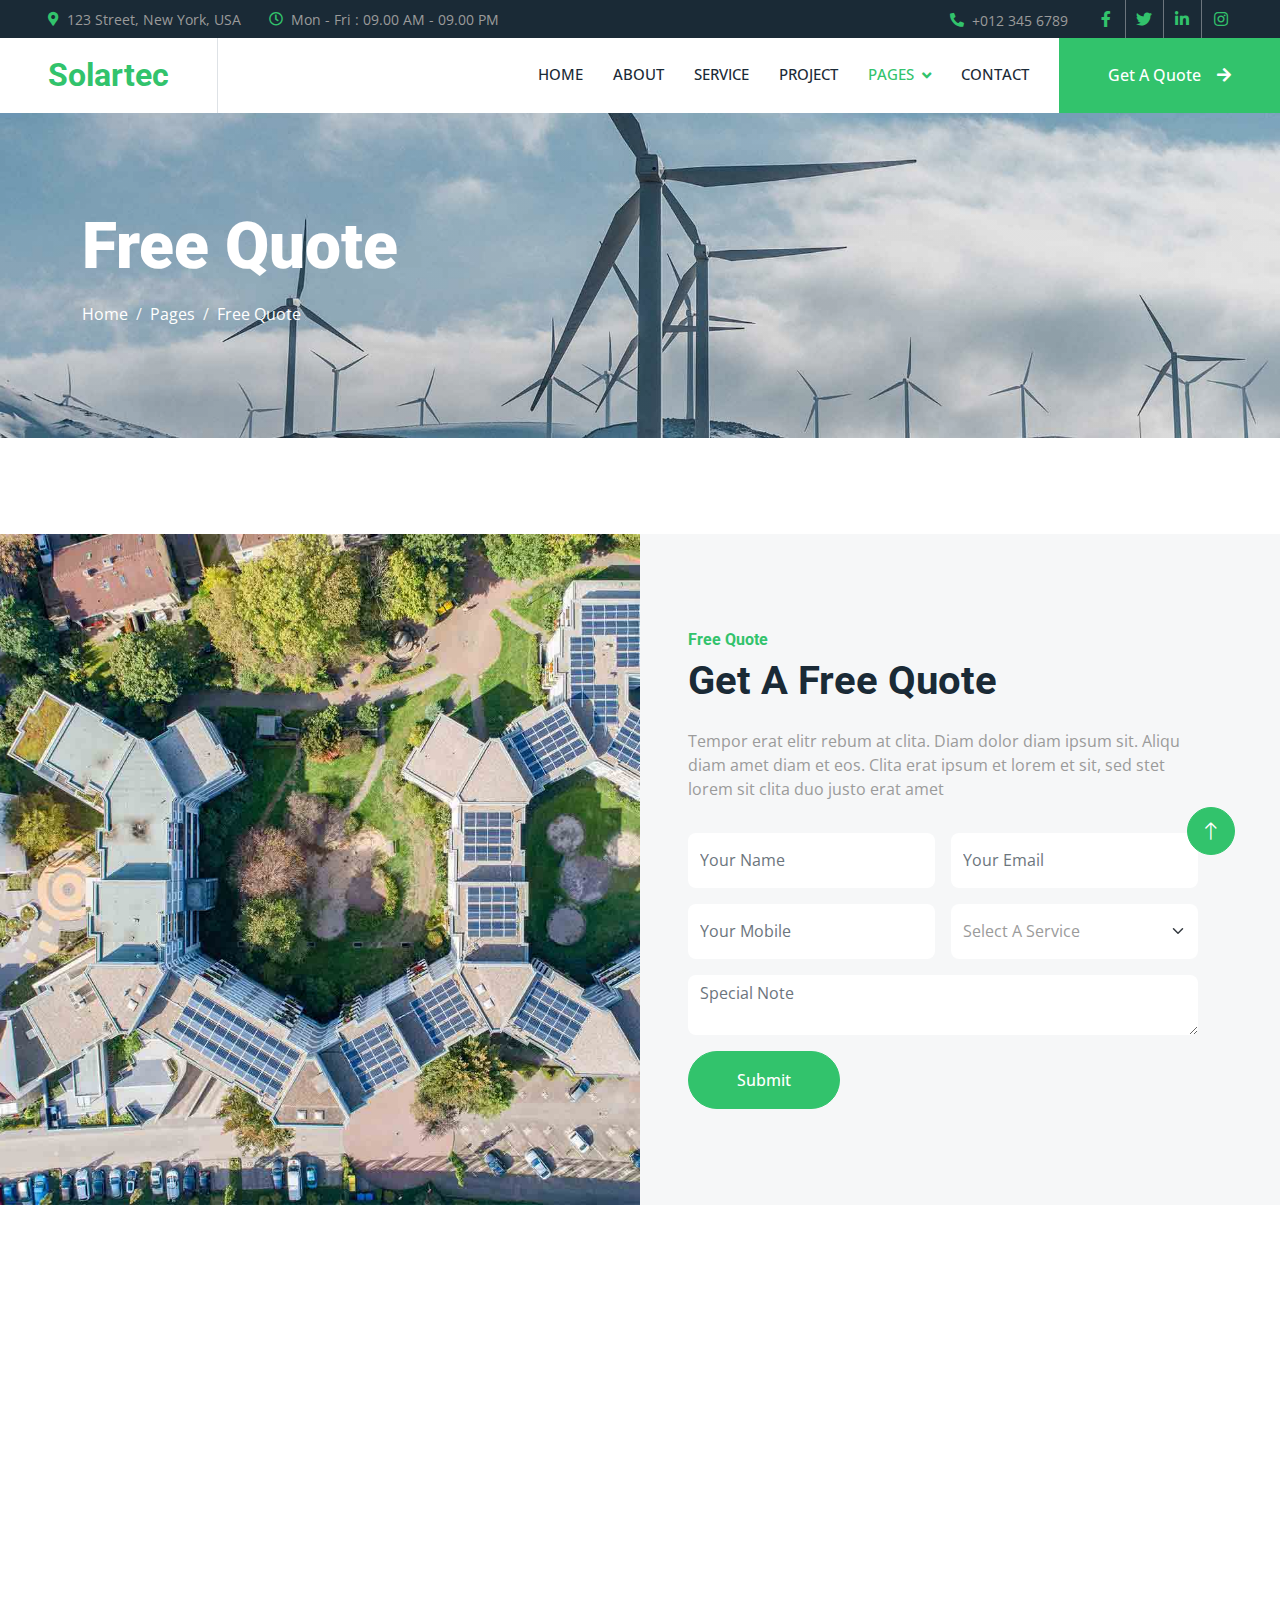
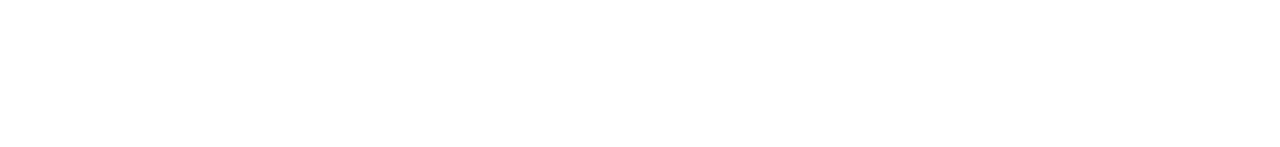
<file: quote.html>
<!DOCTYPE html>
<html lang="en">

<head>
    <meta charset="utf-8">
    <title>Solartec - Renewable Energy Website Template</title>
    <meta content="width=device-width, initial-scale=1.0" name="viewport">
    <meta content="" name="keywords">
    <meta content="" name="description">

    <!-- Favicon -->
    <link href="img/favicon.ico" rel="icon">

    <!-- Google Web Fonts -->
    <link rel="preconnect" href="https://fonts.googleapis.com">
    <link rel="preconnect" href="https://fonts.gstatic.com" crossorigin>
    <link href="https://fonts.googleapis.com/css2?family=Open+Sans:wght@400;500&family=Roboto:wght@500;700;900&display=swap" rel="stylesheet"> 

    <!-- Icon Font Stylesheet -->
    <link href="https://cdnjs.cloudflare.com/ajax/libs/font-awesome/5.10.0/css/all.min.css" rel="stylesheet">
    <link href="https://cdn.jsdelivr.net/npm/bootstrap-icons@1.4.1/font/bootstrap-icons.css" rel="stylesheet">

    <!-- Libraries Stylesheet -->
    <link href="lib/animate/animate.min.css" rel="stylesheet">
    <link href="lib/owlcarousel/assets/owl.carousel.min.css" rel="stylesheet">
    <link href="lib/lightbox/css/lightbox.min.css" rel="stylesheet">

    <!-- Customized Bootstrap Stylesheet -->
    <link href="css/bootstrap.min.css" rel="stylesheet">

    <!-- Template Stylesheet -->
    <link href="css/style.css" rel="stylesheet">
</head>

<body>
    <!-- Spinner Start -->
    <div id="spinner" class="show bg-white position-fixed translate-middle w-100 vh-100 top-50 start-50 d-flex align-items-center justify-content-center">
        <div class="spinner-border text-primary" style="width: 3rem; height: 3rem;" role="status">
            <span class="sr-only">Loading...</span>
        </div>
    </div>
    <!-- Spinner End -->


    <!-- Topbar Start -->
    <div class="container-fluid bg-dark p-0">
        <div class="row gx-0 d-none d-lg-flex">
            <div class="col-lg-7 px-5 text-start">
                <div class="h-100 d-inline-flex align-items-center me-4">
                    <small class="fa fa-map-marker-alt text-primary me-2"></small>
                    <small>123 Street, New York, USA</small>
                </div>
                <div class="h-100 d-inline-flex align-items-center">
                    <small class="far fa-clock text-primary me-2"></small>
                    <small>Mon - Fri : 09.00 AM - 09.00 PM</small>
                </div>
            </div>
            <div class="col-lg-5 px-5 text-end">
                <div class="h-100 d-inline-flex align-items-center me-4">
                    <small class="fa fa-phone-alt text-primary me-2"></small>
                    <small>+012 345 6789</small>
                </div>
                <div class="h-100 d-inline-flex align-items-center mx-n2">
                    <a class="btn btn-square btn-link rounded-0 border-0 border-end border-secondary" href=""><i class="fab fa-facebook-f"></i></a>
                    <a class="btn btn-square btn-link rounded-0 border-0 border-end border-secondary" href=""><i class="fab fa-twitter"></i></a>
                    <a class="btn btn-square btn-link rounded-0 border-0 border-end border-secondary" href=""><i class="fab fa-linkedin-in"></i></a>
                    <a class="btn btn-square btn-link rounded-0" href=""><i class="fab fa-instagram"></i></a>
                </div>
            </div>
        </div>
    </div>
    <!-- Topbar End -->


    <!-- Navbar Start -->
    <nav class="navbar navbar-expand-lg bg-white navbar-light sticky-top p-0">
        <a href="index.html" class="navbar-brand d-flex align-items-center border-end px-4 px-lg-5">
            <h2 class="m-0 text-primary">Solartec</h2>
        </a>
        <button type="button" class="navbar-toggler me-4" data-bs-toggle="collapse" data-bs-target="#navbarCollapse">
            <span class="navbar-toggler-icon"></span>
        </button>
        <div class="collapse navbar-collapse" id="navbarCollapse">
            <div class="navbar-nav ms-auto p-4 p-lg-0">
                <a href="index.html" class="nav-item nav-link">Home</a>
                <a href="index.html" class="nav-item nav-link">About</a>
                <a href="index.html" class="nav-item nav-link">Service</a>
                <a href="index.html" class="nav-item nav-link">Project</a>
                <div class="nav-item dropdown">
                    <a href="#" class="nav-link dropdown-toggle active" data-bs-toggle="dropdown">Pages</a>
                    <div class="dropdown-menu bg-light m-0">
                        <a href="index.html" class="dropdown-item">Feature</a>
                        <a href="index.html" class="dropdown-item active">Free Quote</a>
                        <a href="index.html" class="dropdown-item">Our Team</a>
                        <a href="index.html" class="dropdown-item">Testimonial</a>
                        <a href="index.html" class="dropdown-item">404 Page</a>
                    </div>
                </div>
                <a href="index.html" class="nav-item nav-link">Contact</a>
            </div>
            <a href="" class="btn btn-primary rounded-0 py-4 px-lg-5 d-none d-lg-block">Get A Quote<i class="fa fa-arrow-right ms-3"></i></a>
        </div>
    </nav>
    <!-- Navbar End -->


    <!-- Page Header Start -->
    <div class="container-fluid page-header py-5 mb-5">
        <div class="container py-5">
            <h1 class="display-3 text-white mb-3 animated slideInDown">Free Quote</h1>
            <nav aria-label="breadcrumb animated slideInDown">
                <ol class="breadcrumb">
                    <li class="breadcrumb-item"><a class="text-white" href="#">Home</a></li>
                    <li class="breadcrumb-item"><a class="text-white" href="#">Pages</a></li>
                    <li class="breadcrumb-item text-white active" aria-current="page">Free Quote</li>
                </ol>
            </nav>
        </div>
    </div>
    <!-- Page Header End -->


    <!-- Quote Start -->
    <div class="container-fluid bg-light overflow-hidden px-lg-0" style="margin: 6rem 0;">
        <div class="container quote px-lg-0">
            <div class="row g-0 mx-lg-0">
                <div class="col-lg-6 ps-lg-0 wow fadeIn" data-wow-delay="0.1s" style="min-height: 400px;">
                    <div class="position-relative h-100">
                        <img class="position-absolute img-fluid w-100 h-100" src="img/quote.jpg" style="object-fit: cover;" alt="">
                    </div>
                </div>
                <div class="col-lg-6 quote-text py-5 wow fadeIn" data-wow-delay="0.5s">
                    <div class="p-lg-5 pe-lg-0">
                        <h6 class="text-primary">Free Quote</h6>
                        <h1 class="mb-4">Get A Free Quote</h1>
                        <p class="mb-4 pb-2">Tempor erat elitr rebum at clita. Diam dolor diam ipsum sit. Aliqu diam amet diam et eos. Clita erat ipsum et lorem et sit, sed stet lorem sit clita duo justo erat amet</p>
                        <form>
                            <div class="row g-3">
                                <div class="col-12 col-sm-6">
                                    <input type="text" class="form-control border-0" placeholder="Your Name" style="height: 55px;">
                                </div>
                                <div class="col-12 col-sm-6">
                                    <input type="email" class="form-control border-0" placeholder="Your Email" style="height: 55px;">
                                </div>
                                <div class="col-12 col-sm-6">
                                    <input type="text" class="form-control border-0" placeholder="Your Mobile" style="height: 55px;">
                                </div>
                                <div class="col-12 col-sm-6">
                                    <select class="form-select border-0" style="height: 55px;">
                                        <option selected>Select A Service</option>
                                        <option value="1">Service 1</option>
                                        <option value="2">Service 2</option>
                                        <option value="3">Service 3</option>
                                    </select>
                                </div>
                                <div class="col-12">
                                    <textarea class="form-control border-0" placeholder="Special Note"></textarea>
                                </div>
                                <div class="col-12">
                                    <button class="btn btn-primary rounded-pill py-3 px-5" type="submit">Submit</button>
                                </div>
                            </div>
                        </form>
                    </div>
                </div>
            </div>
        </div>
    </div>
    <!-- Quote End -->
        

    <!-- Footer Start -->
    <div class="container-fluid bg-dark text-body footer mt-5 pt-5 wow fadeIn" data-wow-delay="0.1s">
        <div class="container py-5">
            <div class="row g-5">
                <div class="col-lg-3 col-md-6">
                    <h5 class="text-white mb-4">Address</h5>
                    <p class="mb-2"><i class="fa fa-map-marker-alt me-3"></i>123 Street, New York, USA</p>
                    <p class="mb-2"><i class="fa fa-phone-alt me-3"></i>+012 345 67890</p>
                    <p class="mb-2"><i class="fa fa-envelope me-3"></i>info@example.com</p>
                    <div class="d-flex pt-2">
                        <a class="btn btn-square btn-outline-light btn-social" href=""><i class="fab fa-twitter"></i></a>
                        <a class="btn btn-square btn-outline-light btn-social" href=""><i class="fab fa-facebook-f"></i></a>
                        <a class="btn btn-square btn-outline-light btn-social" href=""><i class="fab fa-youtube"></i></a>
                        <a class="btn btn-square btn-outline-light btn-social" href=""><i class="fab fa-linkedin-in"></i></a>
                    </div>
                </div>
                <div class="col-lg-3 col-md-6">
                    <h5 class="text-white mb-4">Quick Links</h5>
                    <a class="btn btn-link" href="">About Us</a>
                    <a class="btn btn-link" href="">Contact Us</a>
                    <a class="btn btn-link" href="">Our Services</a>
                    <a class="btn btn-link" href="">Terms & Condition</a>
                    <a class="btn btn-link" href="">Support</a>
                </div>
                <div class="col-lg-3 col-md-6">
                    <h5 class="text-white mb-4">Project Gallery</h5>
                    <div class="row g-2">
                        <div class="col-4">
                            <img class="img-fluid rounded" src="img/gallery-1.jpg" alt="">
                        </div>
                        <div class="col-4">
                            <img class="img-fluid rounded" src="img/gallery-2.jpg" alt="">
                        </div>
                        <div class="col-4">
                            <img class="img-fluid rounded" src="img/gallery-3.jpg" alt="">
                        </div>
                        <div class="col-4">
                            <img class="img-fluid rounded" src="img/gallery-4.jpg" alt="">
                        </div>
                        <div class="col-4">
                            <img class="img-fluid rounded" src="img/gallery-5.jpg" alt="">
                        </div>
                        <div class="col-4">
                            <img class="img-fluid rounded" src="img/gallery-6.jpg" alt="">
                        </div>
                    </div>
                </div>
                <div class="col-lg-3 col-md-6">
                    <h5 class="text-white mb-4">Newsletter</h5>
                    <p>Dolor amet sit justo amet elitr clita ipsum elitr est.</p>
                    <div class="position-relative mx-auto" style="max-width: 400px;">
                        <input class="form-control border-0 w-100 py-3 ps-4 pe-5" type="text" placeholder="Your email">
                        <button type="button" class="btn btn-primary py-2 position-absolute top-0 end-0 mt-2 me-2">SignUp</button>
                    </div>
                </div>
            </div>
        </div>
        <div class="container">
            <div class="copyright">
                <div class="row">
                    <div class="col-md-6 text-center text-md-start mb-3 mb-md-0">
                        &copy; <a href="#">Your Site Name</a>, All Right Reserved.
                    </div>
                    <div class="col-md-6 text-center text-md-end">
                        <!--/*** This template is free as long as you keep the footer author’s credit link/attribution link/backlink. If you'd like to use the template without the footer author’s credit link/attribution link/backlink, you can purchase the Credit Removal License from "https://htmlcodex.com/credit-removal". Thank you for your support. ***/-->
                        Designed By <a href="https://htmlcodex.com">HTML Codex</a>
                        <br>Distributed By: <a href="https://themewagon.com" target="_blank">ThemeWagon</a>
                    </div>
                </div>
            </div>
        </div>
    </div>
    <!-- Footer End -->


    <!-- Back to Top -->
    <a href="#" class="btn btn-lg btn-primary btn-lg-square rounded-circle back-to-top"><i class="bi bi-arrow-up"></i></a>


    <!-- JavaScript Libraries -->
    <script src="https://code.jquery.com/jquery-3.4.1.min.js"></script>
    <script src="https://cdn.jsdelivr.net/npm/bootstrap@5.0.0/dist/js/bootstrap.bundle.min.js"></script>
    <script src="lib/wow/wow.min.js"></script>
    <script src="lib/easing/easing.min.js"></script>
    <script src="lib/waypoints/waypoints.min.js"></script>
    <script src="lib/counterup/counterup.min.js"></script>
    <script src="lib/owlcarousel/owl.carousel.min.js"></script>
    <script src="lib/isotope/isotope.pkgd.min.js"></script>
    <script src="lib/lightbox/js/lightbox.min.js"></script>

    <!-- Template Javascript -->
    <script src="js/main.js"></script>
</body>

</html>
</file>
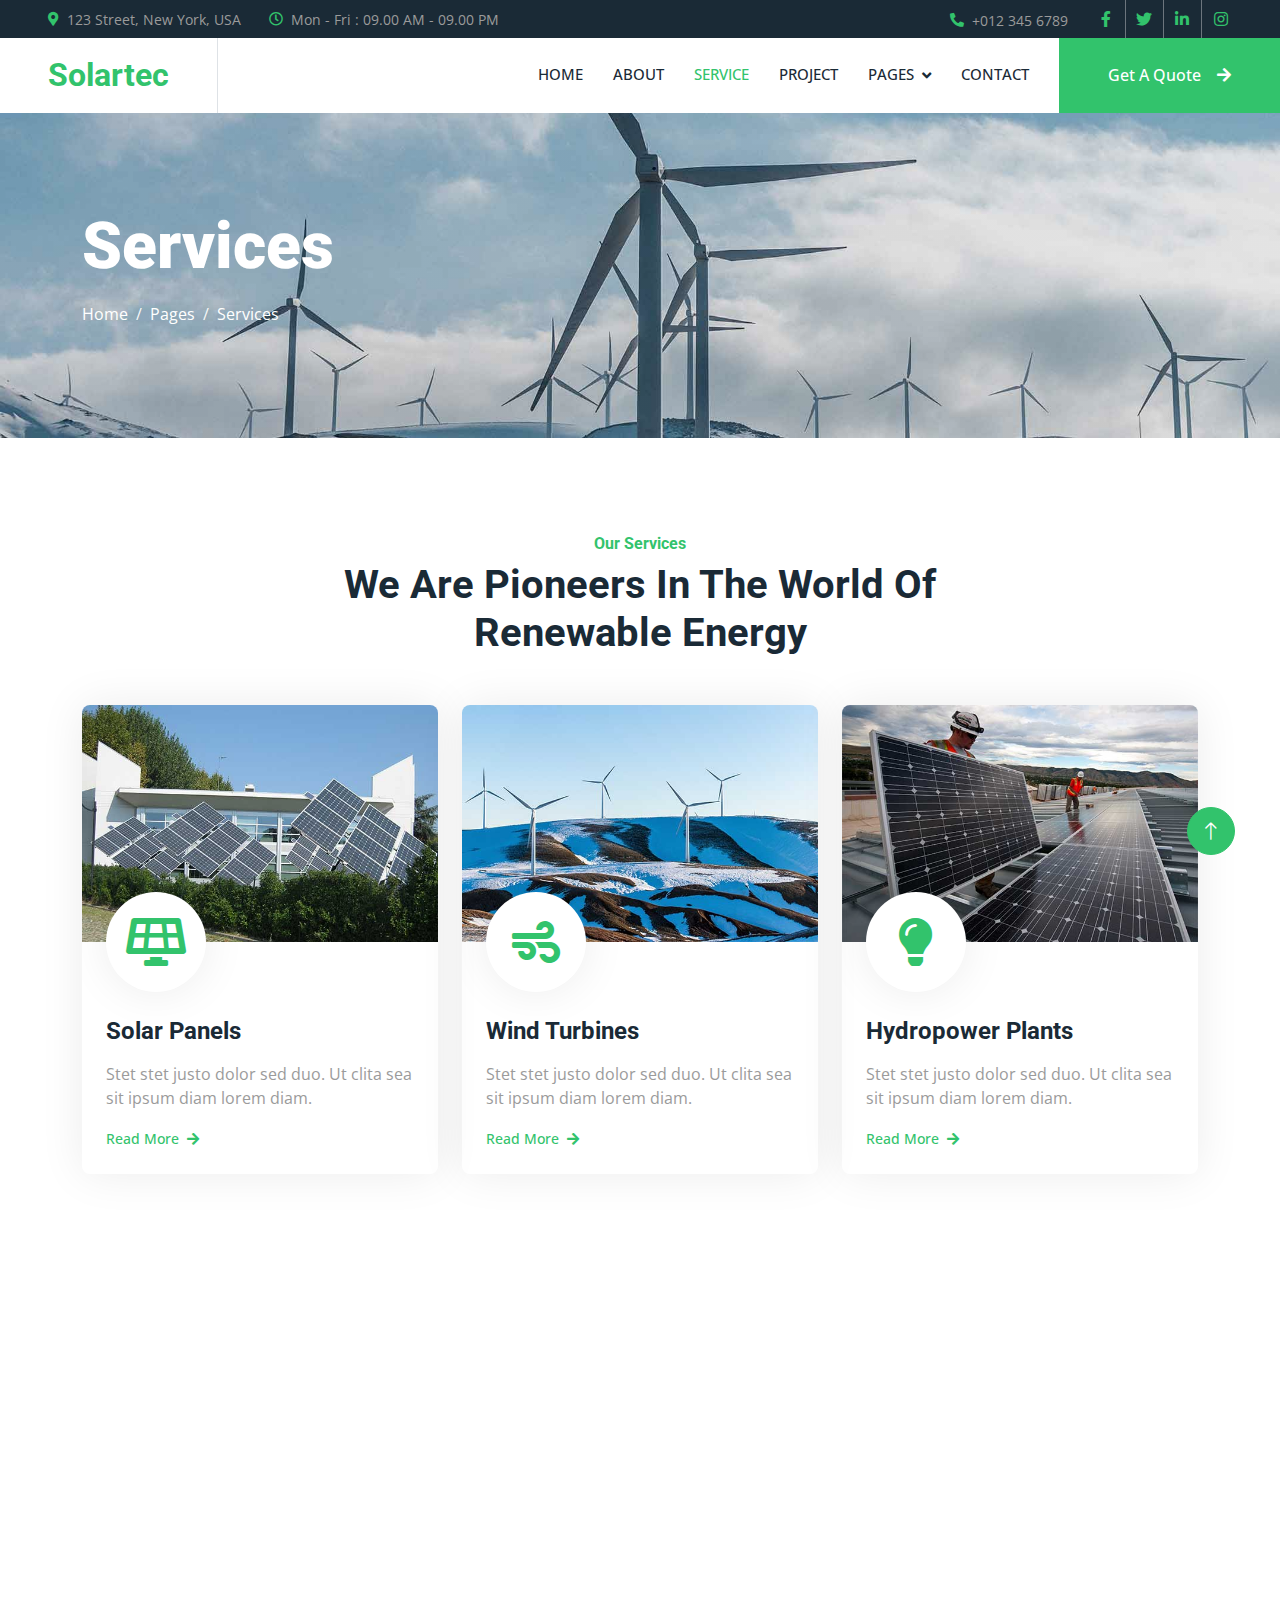
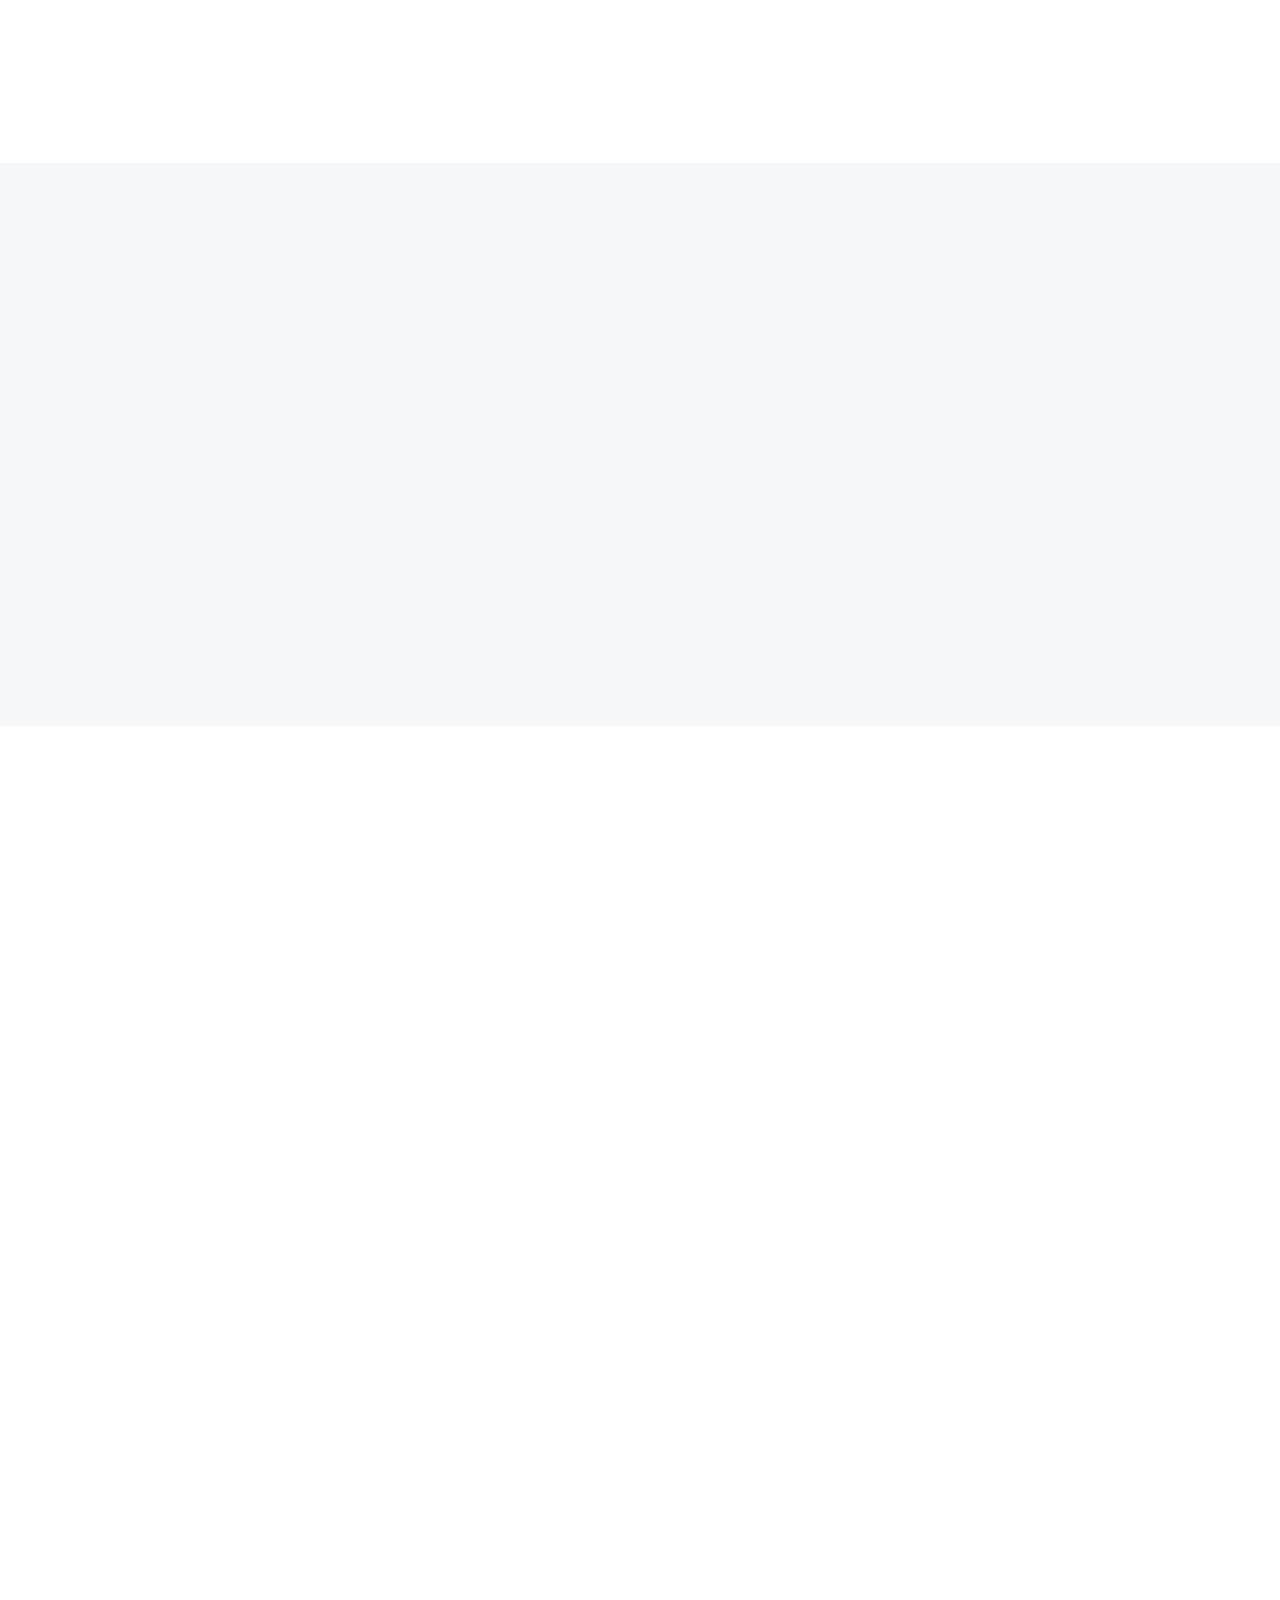
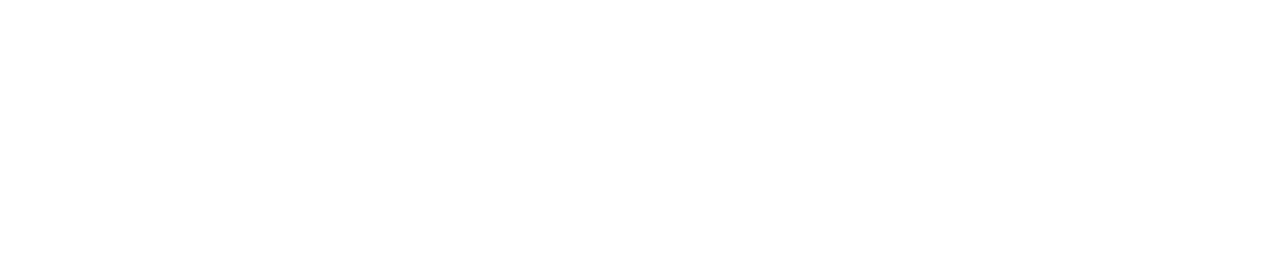
<file: service.html>
<!DOCTYPE html>
<html lang="en">

<head>
    <meta charset="utf-8">
    <title>Solartec - Renewable Energy Website Template</title>
    <meta content="width=device-width, initial-scale=1.0" name="viewport">
    <meta content="" name="keywords">
    <meta content="" name="description">

    <!-- Favicon -->
    <link href="img/favicon.ico" rel="icon">

    <!-- Google Web Fonts -->
    <link rel="preconnect" href="https://fonts.googleapis.com">
    <link rel="preconnect" href="https://fonts.gstatic.com" crossorigin>
    <link href="https://fonts.googleapis.com/css2?family=Open+Sans:wght@400;500&family=Roboto:wght@500;700;900&display=swap" rel="stylesheet"> 

    <!-- Icon Font Stylesheet -->
    <link href="https://cdnjs.cloudflare.com/ajax/libs/font-awesome/5.10.0/css/all.min.css" rel="stylesheet">
    <link href="https://cdn.jsdelivr.net/npm/bootstrap-icons@1.4.1/font/bootstrap-icons.css" rel="stylesheet">

    <!-- Libraries Stylesheet -->
    <link href="lib/animate/animate.min.css" rel="stylesheet">
    <link href="lib/owlcarousel/assets/owl.carousel.min.css" rel="stylesheet">
    <link href="lib/lightbox/css/lightbox.min.css" rel="stylesheet">

    <!-- Customized Bootstrap Stylesheet -->
    <link href="css/bootstrap.min.css" rel="stylesheet">

    <!-- Template Stylesheet -->
    <link href="css/style.css" rel="stylesheet">
</head>

<body>
    <!-- Spinner Start -->
    <div id="spinner" class="show bg-white position-fixed translate-middle w-100 vh-100 top-50 start-50 d-flex align-items-center justify-content-center">
        <div class="spinner-border text-primary" style="width: 3rem; height: 3rem;" role="status">
            <span class="sr-only">Loading...</span>
        </div>
    </div>
    <!-- Spinner End -->


    <!-- Topbar Start -->
    <div class="container-fluid bg-dark p-0">
        <div class="row gx-0 d-none d-lg-flex">
            <div class="col-lg-7 px-5 text-start">
                <div class="h-100 d-inline-flex align-items-center me-4">
                    <small class="fa fa-map-marker-alt text-primary me-2"></small>
                    <small>123 Street, New York, USA</small>
                </div>
                <div class="h-100 d-inline-flex align-items-center">
                    <small class="far fa-clock text-primary me-2"></small>
                    <small>Mon - Fri : 09.00 AM - 09.00 PM</small>
                </div>
            </div>
            <div class="col-lg-5 px-5 text-end">
                <div class="h-100 d-inline-flex align-items-center me-4">
                    <small class="fa fa-phone-alt text-primary me-2"></small>
                    <small>+012 345 6789</small>
                </div>
                <div class="h-100 d-inline-flex align-items-center mx-n2">
                    <a class="btn btn-square btn-link rounded-0 border-0 border-end border-secondary" href=""><i class="fab fa-facebook-f"></i></a>
                    <a class="btn btn-square btn-link rounded-0 border-0 border-end border-secondary" href=""><i class="fab fa-twitter"></i></a>
                    <a class="btn btn-square btn-link rounded-0 border-0 border-end border-secondary" href=""><i class="fab fa-linkedin-in"></i></a>
                    <a class="btn btn-square btn-link rounded-0" href=""><i class="fab fa-instagram"></i></a>
                </div>
            </div>
        </div>
    </div>
    <!-- Topbar End -->


    <!-- Navbar Start -->
    <nav class="navbar navbar-expand-lg bg-white navbar-light sticky-top p-0">
        <a href="index.html" class="navbar-brand d-flex align-items-center border-end px-4 px-lg-5">
            <h2 class="m-0 text-primary">Solartec</h2>
        </a>
        <button type="button" class="navbar-toggler me-4" data-bs-toggle="collapse" data-bs-target="#navbarCollapse">
            <span class="navbar-toggler-icon"></span>
        </button>
        <div class="collapse navbar-collapse" id="navbarCollapse">
            <div class="navbar-nav ms-auto p-4 p-lg-0">
                <a href="index.html" class="nav-item nav-link">Home</a>
                <a href="about.html" class="nav-item nav-link">About</a>
                <a href="service.html" class="nav-item nav-link active">Service</a>
                <a href="project.html" class="nav-item nav-link">Project</a>
                <div class="nav-item dropdown">
                    <a href="#" class="nav-link dropdown-toggle" data-bs-toggle="dropdown">Pages</a>
                    <div class="dropdown-menu bg-light m-0">
                        <a href="feature.html" class="dropdown-item">Feature</a>
                        <a href="quote.html" class="dropdown-item">Free Quote</a>
                        <a href="team.html" class="dropdown-item">Our Team</a>
                        <a href="testimonial.html" class="dropdown-item">Testimonial</a>
                        <a href="404.html" class="dropdown-item">404 Page</a>
                    </div>
                </div>
                <a href="contact.html" class="nav-item nav-link">Contact</a>
            </div>
            <a href="" class="btn btn-primary rounded-0 py-4 px-lg-5 d-none d-lg-block">Get A Quote<i class="fa fa-arrow-right ms-3"></i></a>
        </div>
    </nav>
    <!-- Navbar End -->


    <!-- Page Header Start -->
    <div class="container-fluid page-header py-5 mb-5">
        <div class="container py-5">
            <h1 class="display-3 text-white mb-3 animated slideInDown">Services</h1>
            <nav aria-label="breadcrumb animated slideInDown">
                <ol class="breadcrumb">
                    <li class="breadcrumb-item"><a class="text-white" href="#">Home</a></li>
                    <li class="breadcrumb-item"><a class="text-white" href="#">Pages</a></li>
                    <li class="breadcrumb-item text-white active" aria-current="page">Services</li>
                </ol>
            </nav>
        </div>
    </div>
    <!-- Page Header End -->


    <!-- Service Start -->
    <div class="container-xxl py-5">
        <div class="container">
            <div class="text-center mx-auto mb-5 wow fadeInUp" data-wow-delay="0.1s" style="max-width: 600px;">
                <h6 class="text-primary">Our Services</h6>
                <h1 class="mb-4">We Are Pioneers In The World Of Renewable Energy</h1>
            </div>
            <div class="row g-4">
                <div class="col-md-6 col-lg-4 wow fadeInUp" data-wow-delay="0.1s">
                    <div class="service-item rounded overflow-hidden">
                        <img class="img-fluid" src="img/img-600x400-1.jpg" alt="">
                        <div class="position-relative p-4 pt-0">
                            <div class="service-icon">
                                <i class="fa fa-solar-panel fa-3x"></i>
                            </div>
                            <h4 class="mb-3">Solar Panels</h4>
                            <p>Stet stet justo dolor sed duo. Ut clita sea sit ipsum diam lorem diam.</p>
                            <a class="small fw-medium" href="">Read More<i class="fa fa-arrow-right ms-2"></i></a>
                        </div>
                    </div>
                </div>
                <div class="col-md-6 col-lg-4 wow fadeInUp" data-wow-delay="0.3s">
                    <div class="service-item rounded overflow-hidden">
                        <img class="img-fluid" src="img/img-600x400-2.jpg" alt="">
                        <div class="position-relative p-4 pt-0">
                            <div class="service-icon">
                                <i class="fa fa-wind fa-3x"></i>
                            </div>
                            <h4 class="mb-3">Wind Turbines</h4>
                            <p>Stet stet justo dolor sed duo. Ut clita sea sit ipsum diam lorem diam.</p>
                            <a class="small fw-medium" href="">Read More<i class="fa fa-arrow-right ms-2"></i></a>
                        </div>
                    </div>
                </div>
                <div class="col-md-6 col-lg-4 wow fadeInUp" data-wow-delay="0.5s">
                    <div class="service-item rounded overflow-hidden">
                        <img class="img-fluid" src="img/img-600x400-3.jpg" alt="">
                        <div class="position-relative p-4 pt-0">
                            <div class="service-icon">
                                <i class="fa fa-lightbulb fa-3x"></i>
                            </div>
                            <h4 class="mb-3">Hydropower Plants</h4>
                            <p>Stet stet justo dolor sed duo. Ut clita sea sit ipsum diam lorem diam.</p>
                            <a class="small fw-medium" href="">Read More<i class="fa fa-arrow-right ms-2"></i></a>
                        </div>
                    </div>
                </div>
                <div class="col-md-6 col-lg-4 wow fadeInUp" data-wow-delay="0.1s">
                    <div class="service-item rounded overflow-hidden">
                        <img class="img-fluid" src="img/img-600x400-4.jpg" alt="">
                        <div class="position-relative p-4 pt-0">
                            <div class="service-icon">
                                <i class="fa fa-solar-panel fa-3x"></i>
                            </div>
                            <h4 class="mb-3">Solar Panels</h4>
                            <p>Stet stet justo dolor sed duo. Ut clita sea sit ipsum diam lorem diam.</p>
                            <a class="small fw-medium" href="">Read More<i class="fa fa-arrow-right ms-2"></i></a>
                        </div>
                    </div>
                </div>
                <div class="col-md-6 col-lg-4 wow fadeInUp" data-wow-delay="0.3s">
                    <div class="service-item rounded overflow-hidden">
                        <img class="img-fluid" src="img/img-600x400-5.jpg" alt="">
                        <div class="position-relative p-4 pt-0">
                            <div class="service-icon">
                                <i class="fa fa-wind fa-3x"></i>
                            </div>
                            <h4 class="mb-3">Wind Turbines</h4>
                            <p>Stet stet justo dolor sed duo. Ut clita sea sit ipsum diam lorem diam.</p>
                            <a class="small fw-medium" href="">Read More<i class="fa fa-arrow-right ms-2"></i></a>
                        </div>
                    </div>
                </div>
                <div class="col-md-6 col-lg-4 wow fadeInUp" data-wow-delay="0.5s">
                    <div class="service-item rounded overflow-hidden">
                        <img class="img-fluid" src="img/img-600x400-6.jpg" alt="">
                        <div class="position-relative p-4 pt-0">
                            <div class="service-icon">
                                <i class="fa fa-lightbulb fa-3x"></i>
                            </div>
                            <h4 class="mb-3">Hydropower Plants</h4>
                            <p>Stet stet justo dolor sed duo. Ut clita sea sit ipsum diam lorem diam.</p>
                            <a class="small fw-medium" href="">Read More<i class="fa fa-arrow-right ms-2"></i></a>
                        </div>
                    </div>
                </div>
            </div>
        </div>
    </div>
    <!-- Service End -->


    <!-- Feature Start -->
    <div class="container-fluid bg-light overflow-hidden my-5 px-lg-0">
        <div class="container feature px-lg-0">
            <div class="row g-0 mx-lg-0">
                <div class="col-lg-6 feature-text py-5 wow fadeIn" data-wow-delay="0.1s">
                    <div class="p-lg-5 ps-lg-0">
                        <h6 class="text-primary">Why Choose Us!</h6>
                        <h1 class="mb-4">Complete Commercial & Residential Solar Systems</h1>
                        <p class="mb-4 pb-2">Tempor erat elitr rebum at clita. Diam dolor diam ipsum sit. Aliqu diam amet diam et eos. Clita erat ipsum et lorem et sit, sed stet lorem sit clita duo justo erat amet</p>
                        <div class="row g-4">
                            <div class="col-6">
                                <div class="d-flex align-items-center">
                                    <div class="btn-lg-square bg-primary rounded-circle">
                                        <i class="fa fa-check text-white"></i>
                                    </div>
                                    <div class="ms-4">
                                        <p class="mb-0">Quality</p>
                                        <h5 class="mb-0">Services</h5>
                                    </div>
                                </div>
                            </div>
                            <div class="col-6">
                                <div class="d-flex align-items-center">
                                    <div class="btn-lg-square bg-primary rounded-circle">
                                        <i class="fa fa-user-check text-white"></i>
                                    </div>
                                    <div class="ms-4">
                                        <p class="mb-0">Expert</p>
                                        <h5 class="mb-0">Workers</h5>
                                    </div>
                                </div>
                            </div>
                            <div class="col-6">
                                <div class="d-flex align-items-center">
                                    <div class="btn-lg-square bg-primary rounded-circle">
                                        <i class="fa fa-drafting-compass text-white"></i>
                                    </div>
                                    <div class="ms-4">
                                        <p class="mb-0">Free</p>
                                        <h5 class="mb-0">Consultation</h5>
                                    </div>
                                </div>
                            </div>
                            <div class="col-6">
                                <div class="d-flex align-items-center">
                                    <div class="btn-lg-square bg-primary rounded-circle">
                                        <i class="fa fa-headphones text-white"></i>
                                    </div>
                                    <div class="ms-4">
                                        <p class="mb-0">Customer</p>
                                        <h5 class="mb-0">Support</h5>
                                    </div>
                                </div>
                            </div>
                        </div>
                    </div>
                </div>
                <div class="col-lg-6 pe-lg-0 wow fadeIn" data-wow-delay="0.5s" style="min-height: 400px;">
                    <div class="position-relative h-100">
                        <img class="position-absolute img-fluid w-100 h-100" src="img/feature.jpg" style="object-fit: cover;" alt="">
                    </div>
                </div>
            </div>
        </div>
    </div>
    <!-- Feature End -->


    <!-- Testimonial Start -->
    <div class="container-xxl py-5">
        <div class="container">
            <div class="text-center mx-auto mb-5 wow fadeInUp" data-wow-delay="0.1s" style="max-width: 600px;">
                <h6 class="text-primary">Testimonial</h6>
                <h1 class="mb-4">What Our Clients Say!</h1>
            </div>
            <div class="owl-carousel testimonial-carousel wow fadeInUp" data-wow-delay="0.1s">
                <div class="testimonial-item text-center">
                    <div class="testimonial-img position-relative">
                        <img class="img-fluid rounded-circle mx-auto mb-5" src="img/testimonial-1.jpg">
                        <div class="btn-square bg-primary rounded-circle">
                            <i class="fa fa-quote-left text-white"></i>
                        </div>
                    </div>
                    <div class="testimonial-text text-center rounded p-4">
                        <p>Clita clita tempor justo dolor ipsum amet kasd amet duo justo duo duo labore sed sed. Magna ut diam sit et amet stet eos sed clita erat magna elitr erat sit sit erat at rebum justo sea clita.</p>
                        <h5 class="mb-1">Client Name</h5>
                        <span class="fst-italic">Profession</span>
                    </div>
                </div>
                <div class="testimonial-item text-center">
                    <div class="testimonial-img position-relative">
                        <img class="img-fluid rounded-circle mx-auto mb-5" src="img/testimonial-2.jpg">
                        <div class="btn-square bg-primary rounded-circle">
                            <i class="fa fa-quote-left text-white"></i>
                        </div>
                    </div>
                    <div class="testimonial-text text-center rounded p-4">
                        <p>Clita clita tempor justo dolor ipsum amet kasd amet duo justo duo duo labore sed sed. Magna ut diam sit et amet stet eos sed clita erat magna elitr erat sit sit erat at rebum justo sea clita.</p>
                        <h5 class="mb-1">Client Name</h5>
                        <span class="fst-italic">Profession</span>
                    </div>
                </div>
                <div class="testimonial-item text-center">
                    <div class="testimonial-img position-relative">
                        <img class="img-fluid rounded-circle mx-auto mb-5" src="img/testimonial-3.jpg">
                        <div class="btn-square bg-primary rounded-circle">
                            <i class="fa fa-quote-left text-white"></i>
                        </div>
                    </div>
                    <div class="testimonial-text text-center rounded p-4">
                        <p>Clita clita tempor justo dolor ipsum amet kasd amet duo justo duo duo labore sed sed. Magna ut diam sit et amet stet eos sed clita erat magna elitr erat sit sit erat at rebum justo sea clita.</p>
                        <h5 class="mb-1">Client Name</h5>
                        <span class="fst-italic">Profession</span>
                    </div>
                </div>
            </div>
        </div>
    </div>
    <!-- Testimonial End -->
        

    <!-- Footer Start -->
    <div class="container-fluid bg-dark text-body footer mt-5 pt-5 wow fadeIn" data-wow-delay="0.1s">
        <div class="container py-5">
            <div class="row g-5">
                <div class="col-lg-3 col-md-6">
                    <h5 class="text-white mb-4">Address</h5>
                    <p class="mb-2"><i class="fa fa-map-marker-alt me-3"></i>123 Street, New York, USA</p>
                    <p class="mb-2"><i class="fa fa-phone-alt me-3"></i>+012 345 67890</p>
                    <p class="mb-2"><i class="fa fa-envelope me-3"></i>info@example.com</p>
                    <div class="d-flex pt-2">
                        <a class="btn btn-square btn-outline-light btn-social" href=""><i class="fab fa-twitter"></i></a>
                        <a class="btn btn-square btn-outline-light btn-social" href=""><i class="fab fa-facebook-f"></i></a>
                        <a class="btn btn-square btn-outline-light btn-social" href=""><i class="fab fa-youtube"></i></a>
                        <a class="btn btn-square btn-outline-light btn-social" href=""><i class="fab fa-linkedin-in"></i></a>
                    </div>
                </div>
                <div class="col-lg-3 col-md-6">
                    <h5 class="text-white mb-4">Quick Links</h5>
                    <a class="btn btn-link" href="">About Us</a>
                    <a class="btn btn-link" href="">Contact Us</a>
                    <a class="btn btn-link" href="">Our Services</a>
                    <a class="btn btn-link" href="">Terms & Condition</a>
                    <a class="btn btn-link" href="">Support</a>
                </div>
                <div class="col-lg-3 col-md-6">
                    <h5 class="text-white mb-4">Project Gallery</h5>
                    <div class="row g-2">
                        <div class="col-4">
                            <img class="img-fluid rounded" src="img/gallery-1.jpg" alt="">
                        </div>
                        <div class="col-4">
                            <img class="img-fluid rounded" src="img/gallery-2.jpg" alt="">
                        </div>
                        <div class="col-4">
                            <img class="img-fluid rounded" src="img/gallery-3.jpg" alt="">
                        </div>
                        <div class="col-4">
                            <img class="img-fluid rounded" src="img/gallery-4.jpg" alt="">
                        </div>
                        <div class="col-4">
                            <img class="img-fluid rounded" src="img/gallery-5.jpg" alt="">
                        </div>
                        <div class="col-4">
                            <img class="img-fluid rounded" src="img/gallery-6.jpg" alt="">
                        </div>
                    </div>
                </div>
                <div class="col-lg-3 col-md-6">
                    <h5 class="text-white mb-4">Newsletter</h5>
                    <p>Dolor amet sit justo amet elitr clita ipsum elitr est.</p>
                    <div class="position-relative mx-auto" style="max-width: 400px;">
                        <input class="form-control border-0 w-100 py-3 ps-4 pe-5" type="text" placeholder="Your email">
                        <button type="button" class="btn btn-primary py-2 position-absolute top-0 end-0 mt-2 me-2">SignUp</button>
                    </div>
                </div>
            </div>
        </div>
        <div class="container">
            <div class="copyright">
                <div class="row">
                    <div class="col-md-6 text-center text-md-start mb-3 mb-md-0">
                        &copy; <a href="#">Your Site Name</a>, All Right Reserved.
                    </div>
                    <div class="col-md-6 text-center text-md-end">
                        <!--/*** This template is free as long as you keep the footer author’s credit link/attribution link/backlink. If you'd like to use the template without the footer author’s credit link/attribution link/backlink, you can purchase the Credit Removal License from "https://htmlcodex.com/credit-removal". Thank you for your support. ***/-->
                        Designed By <a href="https://htmlcodex.com">HTML Codex</a>
                        <br>Distributed By <a href="https://themewagon.com" target="_blank">ThemeWagon</a>
                    </div>
                </div>
            </div>
        </div>
    </div>
    <!-- Footer End -->


    <!-- Back to Top -->
    <a href="#" class="btn btn-lg btn-primary btn-lg-square rounded-circle back-to-top"><i class="bi bi-arrow-up"></i></a>


    <!-- JavaScript Libraries -->
    <script src="https://code.jquery.com/jquery-3.4.1.min.js"></script>
    <script src="https://cdn.jsdelivr.net/npm/bootstrap@5.0.0/dist/js/bootstrap.bundle.min.js"></script>
    <script src="lib/wow/wow.min.js"></script>
    <script src="lib/easing/easing.min.js"></script>
    <script src="lib/waypoints/waypoints.min.js"></script>
    <script src="lib/counterup/counterup.min.js"></script>
    <script src="lib/owlcarousel/owl.carousel.min.js"></script>
    <script src="lib/isotope/isotope.pkgd.min.js"></script>
    <script src="lib/lightbox/js/lightbox.min.js"></script>

    <!-- Template Javascript -->
    <script src="js/main.js"></script>
</body>

</html>
</file>
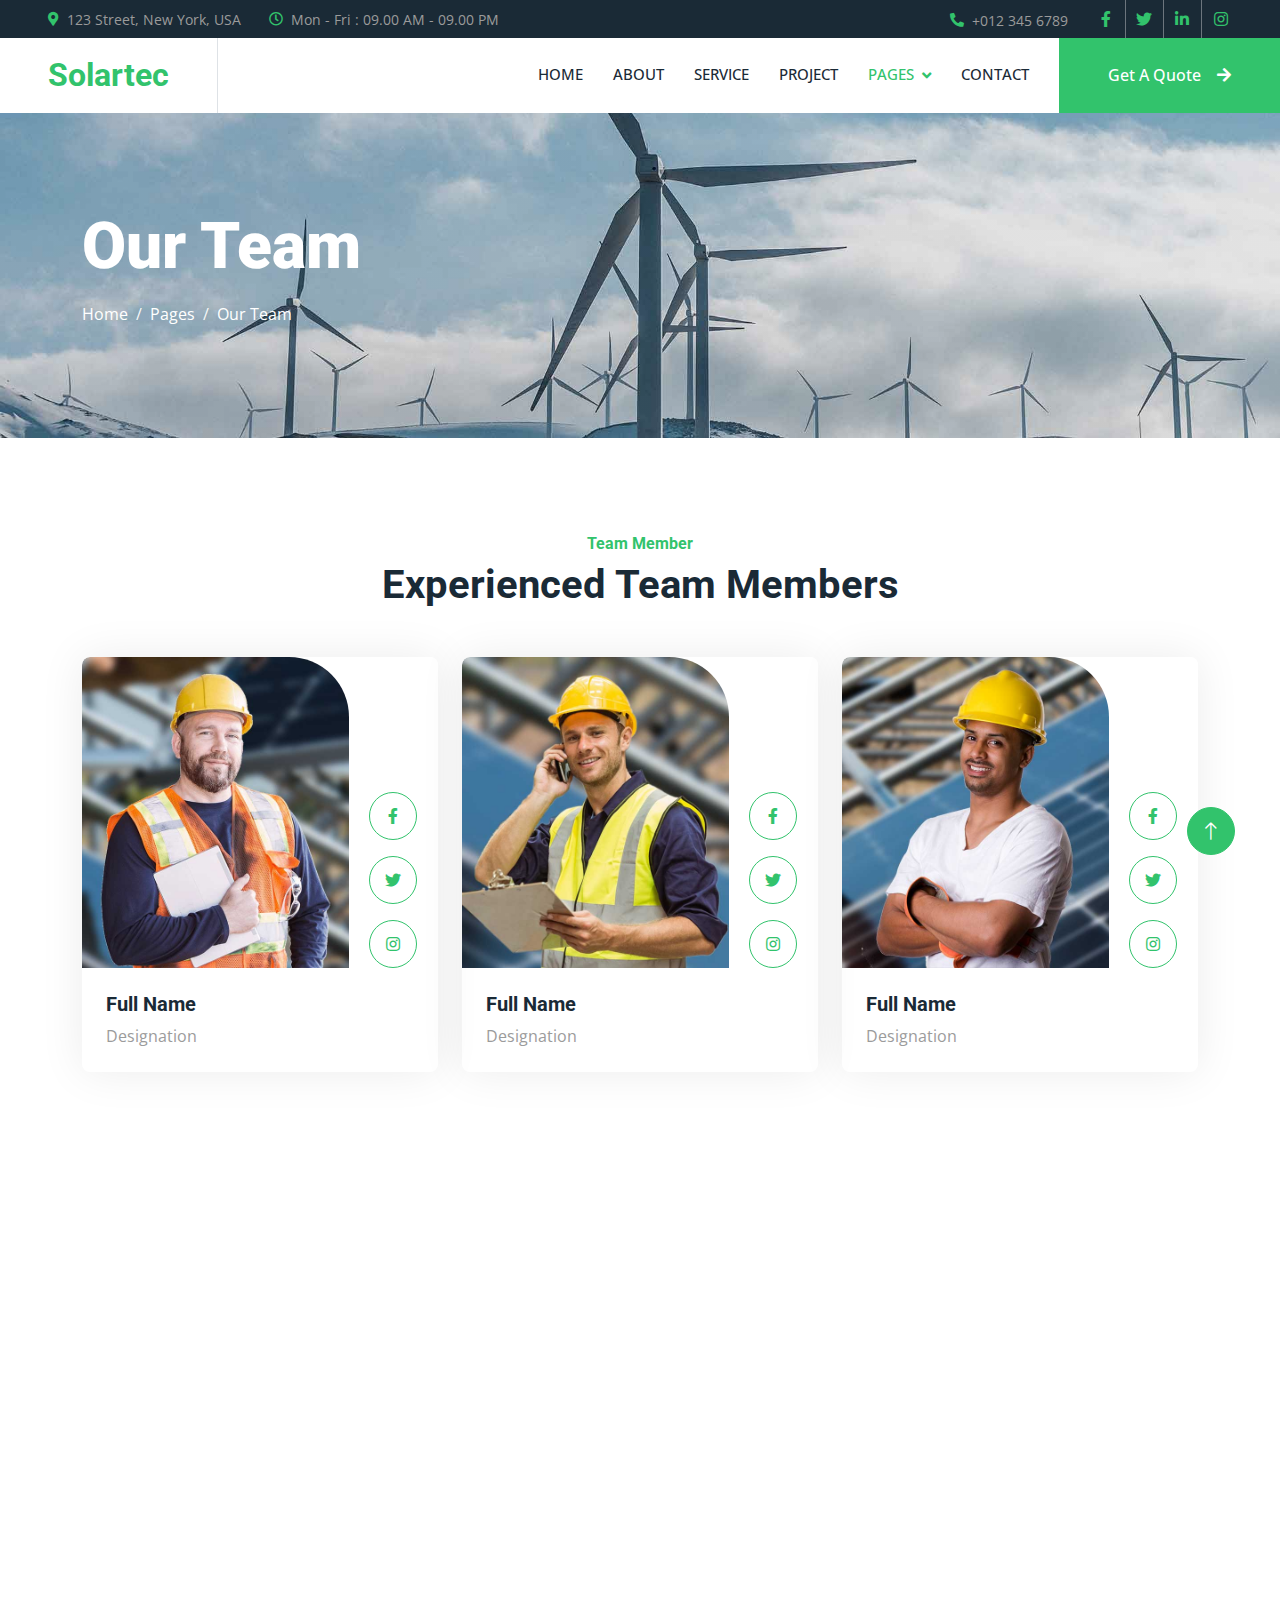
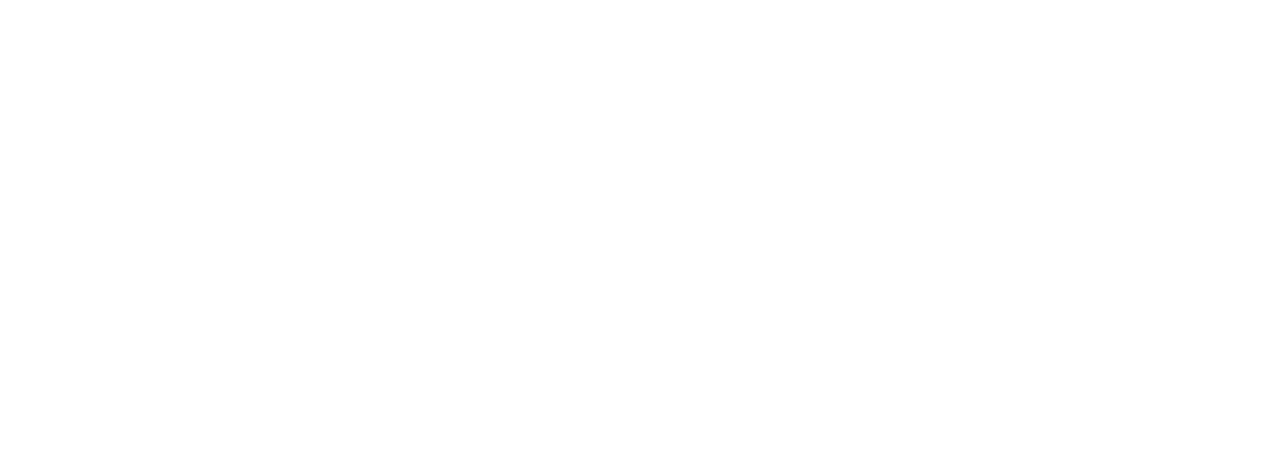
<file: team.html>
<!DOCTYPE html>
<html lang="en">

<head>
    <meta charset="utf-8">
    <title>Solartec - Renewable Energy Website Template</title>
    <meta content="width=device-width, initial-scale=1.0" name="viewport">
    <meta content="" name="keywords">
    <meta content="" name="description">

    <!-- Favicon -->
    <link href="img/favicon.ico" rel="icon">

    <!-- Google Web Fonts -->
    <link rel="preconnect" href="https://fonts.googleapis.com">
    <link rel="preconnect" href="https://fonts.gstatic.com" crossorigin>
    <link href="https://fonts.googleapis.com/css2?family=Open+Sans:wght@400;500&family=Roboto:wght@500;700;900&display=swap" rel="stylesheet"> 

    <!-- Icon Font Stylesheet -->
    <link href="https://cdnjs.cloudflare.com/ajax/libs/font-awesome/5.10.0/css/all.min.css" rel="stylesheet">
    <link href="https://cdn.jsdelivr.net/npm/bootstrap-icons@1.4.1/font/bootstrap-icons.css" rel="stylesheet">

    <!-- Libraries Stylesheet -->
    <link href="lib/animate/animate.min.css" rel="stylesheet">
    <link href="lib/owlcarousel/assets/owl.carousel.min.css" rel="stylesheet">
    <link href="lib/lightbox/css/lightbox.min.css" rel="stylesheet">

    <!-- Customized Bootstrap Stylesheet -->
    <link href="css/bootstrap.min.css" rel="stylesheet">

    <!-- Template Stylesheet -->
    <link href="css/style.css" rel="stylesheet">
</head>

<body>
    <!-- Spinner Start -->
    <div id="spinner" class="show bg-white position-fixed translate-middle w-100 vh-100 top-50 start-50 d-flex align-items-center justify-content-center">
        <div class="spinner-border text-primary" style="width: 3rem; height: 3rem;" role="status">
            <span class="sr-only">Loading...</span>
        </div>
    </div>
    <!-- Spinner End -->


    <!-- Topbar Start -->
    <div class="container-fluid bg-dark p-0">
        <div class="row gx-0 d-none d-lg-flex">
            <div class="col-lg-7 px-5 text-start">
                <div class="h-100 d-inline-flex align-items-center me-4">
                    <small class="fa fa-map-marker-alt text-primary me-2"></small>
                    <small>123 Street, New York, USA</small>
                </div>
                <div class="h-100 d-inline-flex align-items-center">
                    <small class="far fa-clock text-primary me-2"></small>
                    <small>Mon - Fri : 09.00 AM - 09.00 PM</small>
                </div>
            </div>
            <div class="col-lg-5 px-5 text-end">
                <div class="h-100 d-inline-flex align-items-center me-4">
                    <small class="fa fa-phone-alt text-primary me-2"></small>
                    <small>+012 345 6789</small>
                </div>
                <div class="h-100 d-inline-flex align-items-center mx-n2">
                    <a class="btn btn-square btn-link rounded-0 border-0 border-end border-secondary" href=""><i class="fab fa-facebook-f"></i></a>
                    <a class="btn btn-square btn-link rounded-0 border-0 border-end border-secondary" href=""><i class="fab fa-twitter"></i></a>
                    <a class="btn btn-square btn-link rounded-0 border-0 border-end border-secondary" href=""><i class="fab fa-linkedin-in"></i></a>
                    <a class="btn btn-square btn-link rounded-0" href=""><i class="fab fa-instagram"></i></a>
                </div>
            </div>
        </div>
    </div>
    <!-- Topbar End -->


    <!-- Navbar Start -->
    <nav class="navbar navbar-expand-lg bg-white navbar-light sticky-top p-0">
        <a href="index.html" class="navbar-brand d-flex align-items-center border-end px-4 px-lg-5">
            <h2 class="m-0 text-primary">Solartec</h2>
        </a>
        <button type="button" class="navbar-toggler me-4" data-bs-toggle="collapse" data-bs-target="#navbarCollapse">
            <span class="navbar-toggler-icon"></span>
        </button>
        <div class="collapse navbar-collapse" id="navbarCollapse">
            <div class="navbar-nav ms-auto p-4 p-lg-0">
                <a href="index.html" class="nav-item nav-link">Home</a>
                <a href="about.html" class="nav-item nav-link">About</a>
                <a href="service.html" class="nav-item nav-link">Service</a>
                <a href="project.html" class="nav-item nav-link">Project</a>
                <div class="nav-item dropdown">
                    <a href="#" class="nav-link dropdown-toggle active" data-bs-toggle="dropdown">Pages</a>
                    <div class="dropdown-menu bg-light m-0">
                        <a href="feature.html" class="dropdown-item">Feature</a>
                        <a href="quote.html" class="dropdown-item">Free Quote</a>
                        <a href="team.html" class="dropdown-item active">Our Team</a>
                        <a href="testimonial.html" class="dropdown-item">Testimonial</a>
                        <a href="404.html" class="dropdown-item">404 Page</a>
                    </div>
                </div>
                <a href="contact.html" class="nav-item nav-link">Contact</a>
            </div>
            <a href="" class="btn btn-primary rounded-0 py-4 px-lg-5 d-none d-lg-block">Get A Quote<i class="fa fa-arrow-right ms-3"></i></a>
        </div>
    </nav>
    <!-- Navbar End -->


    <!-- Page Header Start -->
    <div class="container-fluid page-header py-5 mb-5">
        <div class="container py-5">
            <h1 class="display-3 text-white mb-3 animated slideInDown">Our Team</h1>
            <nav aria-label="breadcrumb animated slideInDown">
                <ol class="breadcrumb">
                    <li class="breadcrumb-item"><a class="text-white" href="#">Home</a></li>
                    <li class="breadcrumb-item"><a class="text-white" href="#">Pages</a></li>
                    <li class="breadcrumb-item text-white active" aria-current="page">Our Team</li>
                </ol>
            </nav>
        </div>
    </div>
    <!-- Page Header End -->


    <!-- Team Start -->
    <div class="container-xxl py-5">
        <div class="container">
            <div class="text-center mx-auto mb-5 wow fadeInUp" data-wow-delay="0.1s" style="max-width: 600px;">
                <h6 class="text-primary">Team Member</h6>
                <h1 class="mb-4">Experienced Team Members</h1>
            </div>
            <div class="row g-4">
                <div class="col-lg-4 col-md-6 wow fadeInUp" data-wow-delay="0.1s">
                    <div class="team-item rounded overflow-hidden">
                        <div class="d-flex">
                            <img class="img-fluid w-75" src="img/team-1.jpg" alt="">
                            <div class="team-social w-25">
                                <a class="btn btn-lg-square btn-outline-primary rounded-circle mt-3" href=""><i class="fab fa-facebook-f"></i></a>
                                <a class="btn btn-lg-square btn-outline-primary rounded-circle mt-3" href=""><i class="fab fa-twitter"></i></a>
                                <a class="btn btn-lg-square btn-outline-primary rounded-circle mt-3" href=""><i class="fab fa-instagram"></i></a>
                            </div>
                        </div>
                        <div class="p-4">
                            <h5>Full Name</h5>
                            <span>Designation</span>
                        </div>
                    </div>
                </div>
                <div class="col-lg-4 col-md-6 wow fadeInUp" data-wow-delay="0.3s">
                    <div class="team-item rounded overflow-hidden">
                        <div class="d-flex">
                            <img class="img-fluid w-75" src="img/team-2.jpg" alt="">
                            <div class="team-social w-25">
                                <a class="btn btn-lg-square btn-outline-primary rounded-circle mt-3" href=""><i class="fab fa-facebook-f"></i></a>
                                <a class="btn btn-lg-square btn-outline-primary rounded-circle mt-3" href=""><i class="fab fa-twitter"></i></a>
                                <a class="btn btn-lg-square btn-outline-primary rounded-circle mt-3" href=""><i class="fab fa-instagram"></i></a>
                            </div>
                        </div>
                        <div class="p-4">
                            <h5>Full Name</h5>
                            <span>Designation</span>
                        </div>
                    </div>
                </div>
                <div class="col-lg-4 col-md-6 wow fadeInUp" data-wow-delay="0.5s">
                    <div class="team-item rounded overflow-hidden">
                        <div class="d-flex">
                            <img class="img-fluid w-75" src="img/team-3.jpg" alt="">
                            <div class="team-social w-25">
                                <a class="btn btn-lg-square btn-outline-primary rounded-circle mt-3" href=""><i class="fab fa-facebook-f"></i></a>
                                <a class="btn btn-lg-square btn-outline-primary rounded-circle mt-3" href=""><i class="fab fa-twitter"></i></a>
                                <a class="btn btn-lg-square btn-outline-primary rounded-circle mt-3" href=""><i class="fab fa-instagram"></i></a>
                            </div>
                        </div>
                        <div class="p-4">
                            <h5>Full Name</h5>
                            <span>Designation</span>
                        </div>
                    </div>
                </div>
                <div class="col-lg-4 col-md-6 wow fadeInUp" data-wow-delay="0.1s">
                    <div class="team-item rounded overflow-hidden">
                        <div class="d-flex">
                            <img class="img-fluid w-75" src="img/team-2.jpg" alt="">
                            <div class="team-social w-25">
                                <a class="btn btn-lg-square btn-outline-primary rounded-circle mt-3" href=""><i class="fab fa-facebook-f"></i></a>
                                <a class="btn btn-lg-square btn-outline-primary rounded-circle mt-3" href=""><i class="fab fa-twitter"></i></a>
                                <a class="btn btn-lg-square btn-outline-primary rounded-circle mt-3" href=""><i class="fab fa-instagram"></i></a>
                            </div>
                        </div>
                        <div class="p-4">
                            <h5>Full Name</h5>
                            <span>Designation</span>
                        </div>
                    </div>
                </div>
                <div class="col-lg-4 col-md-6 wow fadeInUp" data-wow-delay="0.3s">
                    <div class="team-item rounded overflow-hidden">
                        <div class="d-flex">
                            <img class="img-fluid w-75" src="img/team-3.jpg" alt="">
                            <div class="team-social w-25">
                                <a class="btn btn-lg-square btn-outline-primary rounded-circle mt-3" href=""><i class="fab fa-facebook-f"></i></a>
                                <a class="btn btn-lg-square btn-outline-primary rounded-circle mt-3" href=""><i class="fab fa-twitter"></i></a>
                                <a class="btn btn-lg-square btn-outline-primary rounded-circle mt-3" href=""><i class="fab fa-instagram"></i></a>
                            </div>
                        </div>
                        <div class="p-4">
                            <h5>Full Name</h5>
                            <span>Designation</span>
                        </div>
                    </div>
                </div>
                <div class="col-lg-4 col-md-6 wow fadeInUp" data-wow-delay="0.5s">
                    <div class="team-item rounded overflow-hidden">
                        <div class="d-flex">
                            <img class="img-fluid w-75" src="img/team-1.jpg" alt="">
                            <div class="team-social w-25">
                                <a class="btn btn-lg-square btn-outline-primary rounded-circle mt-3" href=""><i class="fab fa-facebook-f"></i></a>
                                <a class="btn btn-lg-square btn-outline-primary rounded-circle mt-3" href=""><i class="fab fa-twitter"></i></a>
                                <a class="btn btn-lg-square btn-outline-primary rounded-circle mt-3" href=""><i class="fab fa-instagram"></i></a>
                            </div>
                        </div>
                        <div class="p-4">
                            <h5>Full Name</h5>
                            <span>Designation</span>
                        </div>
                    </div>
                </div>
            </div>
        </div>
    </div>
    <!-- Team End -->
        

    <!-- Footer Start -->
    <div class="container-fluid bg-dark text-body footer mt-5 pt-5 wow fadeIn" data-wow-delay="0.1s">
        <div class="container py-5">
            <div class="row g-5">
                <div class="col-lg-3 col-md-6">
                    <h5 class="text-white mb-4">Address</h5>
                    <p class="mb-2"><i class="fa fa-map-marker-alt me-3"></i>123 Street, New York, USA</p>
                    <p class="mb-2"><i class="fa fa-phone-alt me-3"></i>+012 345 67890</p>
                    <p class="mb-2"><i class="fa fa-envelope me-3"></i>info@example.com</p>
                    <div class="d-flex pt-2">
                        <a class="btn btn-square btn-outline-light btn-social" href=""><i class="fab fa-twitter"></i></a>
                        <a class="btn btn-square btn-outline-light btn-social" href=""><i class="fab fa-facebook-f"></i></a>
                        <a class="btn btn-square btn-outline-light btn-social" href=""><i class="fab fa-youtube"></i></a>
                        <a class="btn btn-square btn-outline-light btn-social" href=""><i class="fab fa-linkedin-in"></i></a>
                    </div>
                </div>
                <div class="col-lg-3 col-md-6">
                    <h5 class="text-white mb-4">Quick Links</h5>
                    <a class="btn btn-link" href="">About Us</a>
                    <a class="btn btn-link" href="">Contact Us</a>
                    <a class="btn btn-link" href="">Our Services</a>
                    <a class="btn btn-link" href="">Terms & Condition</a>
                    <a class="btn btn-link" href="">Support</a>
                </div>
                <div class="col-lg-3 col-md-6">
                    <h5 class="text-white mb-4">Project Gallery</h5>
                    <div class="row g-2">
                        <div class="col-4">
                            <img class="img-fluid rounded" src="img/gallery-1.jpg" alt="">
                        </div>
                        <div class="col-4">
                            <img class="img-fluid rounded" src="img/gallery-2.jpg" alt="">
                        </div>
                        <div class="col-4">
                            <img class="img-fluid rounded" src="img/gallery-3.jpg" alt="">
                        </div>
                        <div class="col-4">
                            <img class="img-fluid rounded" src="img/gallery-4.jpg" alt="">
                        </div>
                        <div class="col-4">
                            <img class="img-fluid rounded" src="img/gallery-5.jpg" alt="">
                        </div>
                        <div class="col-4">
                            <img class="img-fluid rounded" src="img/gallery-6.jpg" alt="">
                        </div>
                    </div>
                </div>
                <div class="col-lg-3 col-md-6">
                    <h5 class="text-white mb-4">Newsletter</h5>
                    <p>Dolor amet sit justo amet elitr clita ipsum elitr est.</p>
                    <div class="position-relative mx-auto" style="max-width: 400px;">
                        <input class="form-control border-0 w-100 py-3 ps-4 pe-5" type="text" placeholder="Your email">
                        <button type="button" class="btn btn-primary py-2 position-absolute top-0 end-0 mt-2 me-2">SignUp</button>
                    </div>
                </div>
            </div>
        </div>
        <div class="container">
            <div class="copyright">
                <div class="row">
                    <div class="col-md-6 text-center text-md-start mb-3 mb-md-0">
                        &copy; <a href="#">Your Site Name</a>, All Right Reserved.
                    </div>
                    <div class="col-md-6 text-center text-md-end">
                        <!--/*** This template is free as long as you keep the footer author’s credit link/attribution link/backlink. If you'd like to use the template without the footer author’s credit link/attribution link/backlink, you can purchase the Credit Removal License from "https://htmlcodex.com/credit-removal". Thank you for your support. ***/-->
                        Designed By <a href="https://htmlcodex.com">HTML Codex</a>
                        <br>Distributed By <a href="https://themewagon.com" target="_blank">ThemeWagon</a>
                    </div>
                </div>
            </div>
        </div>
    </div>
    <!-- Footer End -->


    <!-- Back to Top -->
    <a href="#" class="btn btn-lg btn-primary btn-lg-square rounded-circle back-to-top"><i class="bi bi-arrow-up"></i></a>


    <!-- JavaScript Libraries -->
    <script src="https://code.jquery.com/jquery-3.4.1.min.js"></script>
    <script src="https://cdn.jsdelivr.net/npm/bootstrap@5.0.0/dist/js/bootstrap.bundle.min.js"></script>
    <script src="lib/wow/wow.min.js"></script>
    <script src="lib/easing/easing.min.js"></script>
    <script src="lib/waypoints/waypoints.min.js"></script>
    <script src="lib/counterup/counterup.min.js"></script>
    <script src="lib/owlcarousel/owl.carousel.min.js"></script>
    <script src="lib/isotope/isotope.pkgd.min.js"></script>
    <script src="lib/lightbox/js/lightbox.min.js"></script>

    <!-- Template Javascript -->
    <script src="js/main.js"></script>
</body>

</html>
</file>
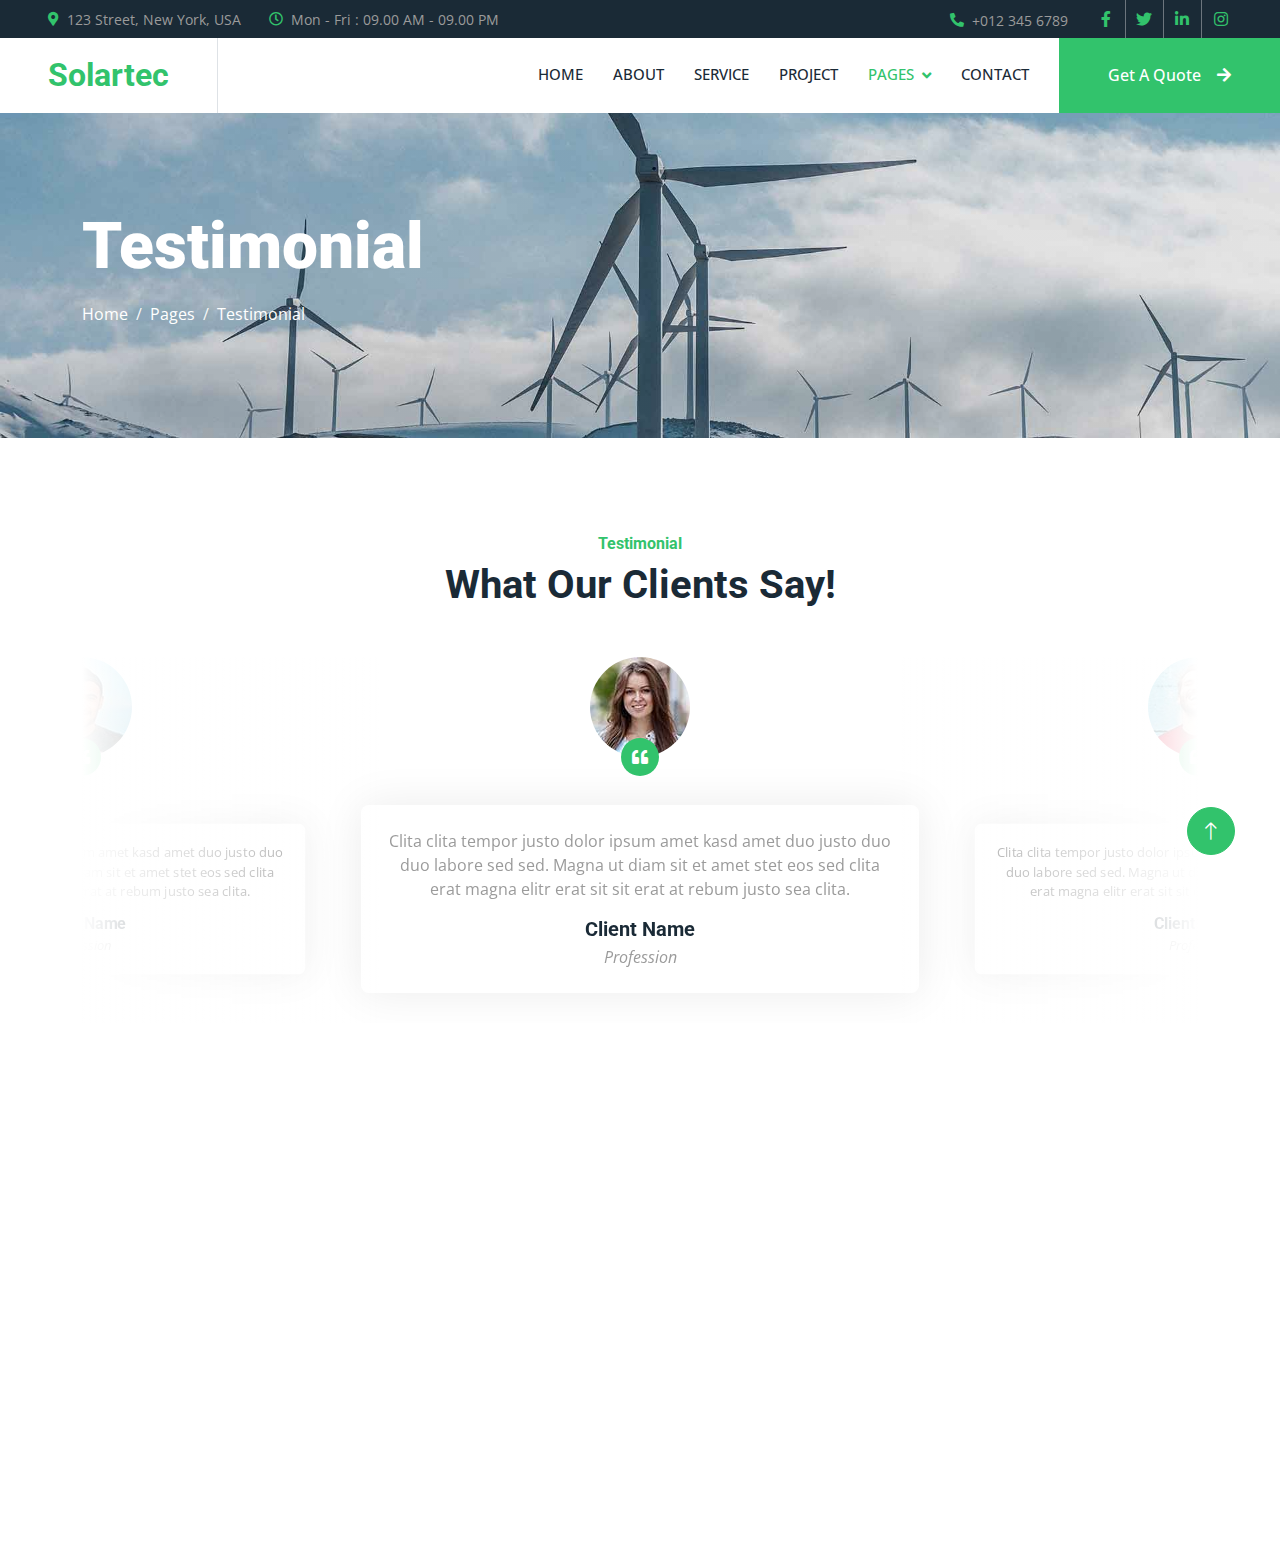
<file: testimonial.html>
<!DOCTYPE html>
<html lang="en">

<head>
    <meta charset="utf-8">
    <title>Solartec - Renewable Energy Website Template</title>
    <meta content="width=device-width, initial-scale=1.0" name="viewport">
    <meta content="" name="keywords">
    <meta content="" name="description">

    <!-- Favicon -->
    <link href="img/favicon.ico" rel="icon">

    <!-- Google Web Fonts -->
    <link rel="preconnect" href="https://fonts.googleapis.com">
    <link rel="preconnect" href="https://fonts.gstatic.com" crossorigin>
    <link href="https://fonts.googleapis.com/css2?family=Open+Sans:wght@400;500&family=Roboto:wght@500;700;900&display=swap" rel="stylesheet"> 

    <!-- Icon Font Stylesheet -->
    <link href="https://cdnjs.cloudflare.com/ajax/libs/font-awesome/5.10.0/css/all.min.css" rel="stylesheet">
    <link href="https://cdn.jsdelivr.net/npm/bootstrap-icons@1.4.1/font/bootstrap-icons.css" rel="stylesheet">

    <!-- Libraries Stylesheet -->
    <link href="lib/animate/animate.min.css" rel="stylesheet">
    <link href="lib/owlcarousel/assets/owl.carousel.min.css" rel="stylesheet">
    <link href="lib/lightbox/css/lightbox.min.css" rel="stylesheet">

    <!-- Customized Bootstrap Stylesheet -->
    <link href="css/bootstrap.min.css" rel="stylesheet">

    <!-- Template Stylesheet -->
    <link href="css/style.css" rel="stylesheet">
</head>

<body>
    <!-- Spinner Start -->
    <div id="spinner" class="show bg-white position-fixed translate-middle w-100 vh-100 top-50 start-50 d-flex align-items-center justify-content-center">
        <div class="spinner-border text-primary" style="width: 3rem; height: 3rem;" role="status">
            <span class="sr-only">Loading...</span>
        </div>
    </div>
    <!-- Spinner End -->


    <!-- Topbar Start -->
    <div class="container-fluid bg-dark p-0">
        <div class="row gx-0 d-none d-lg-flex">
            <div class="col-lg-7 px-5 text-start">
                <div class="h-100 d-inline-flex align-items-center me-4">
                    <small class="fa fa-map-marker-alt text-primary me-2"></small>
                    <small>123 Street, New York, USA</small>
                </div>
                <div class="h-100 d-inline-flex align-items-center">
                    <small class="far fa-clock text-primary me-2"></small>
                    <small>Mon - Fri : 09.00 AM - 09.00 PM</small>
                </div>
            </div>
            <div class="col-lg-5 px-5 text-end">
                <div class="h-100 d-inline-flex align-items-center me-4">
                    <small class="fa fa-phone-alt text-primary me-2"></small>
                    <small>+012 345 6789</small>
                </div>
                <div class="h-100 d-inline-flex align-items-center mx-n2">
                    <a class="btn btn-square btn-link rounded-0 border-0 border-end border-secondary" href=""><i class="fab fa-facebook-f"></i></a>
                    <a class="btn btn-square btn-link rounded-0 border-0 border-end border-secondary" href=""><i class="fab fa-twitter"></i></a>
                    <a class="btn btn-square btn-link rounded-0 border-0 border-end border-secondary" href=""><i class="fab fa-linkedin-in"></i></a>
                    <a class="btn btn-square btn-link rounded-0" href=""><i class="fab fa-instagram"></i></a>
                </div>
            </div>
        </div>
    </div>
    <!-- Topbar End -->


    <!-- Navbar Start -->
    <nav class="navbar navbar-expand-lg bg-white navbar-light sticky-top p-0">
        <a href="index.html" class="navbar-brand d-flex align-items-center border-end px-4 px-lg-5">
            <h2 class="m-0 text-primary">Solartec</h2>
        </a>
        <button type="button" class="navbar-toggler me-4" data-bs-toggle="collapse" data-bs-target="#navbarCollapse">
            <span class="navbar-toggler-icon"></span>
        </button>
        <div class="collapse navbar-collapse" id="navbarCollapse">
            <div class="navbar-nav ms-auto p-4 p-lg-0">
                <a href="index.html" class="nav-item nav-link">Home</a>
                <a href="about.html" class="nav-item nav-link">About</a>
                <a href="service.html" class="nav-item nav-link">Service</a>
                <a href="project.html" class="nav-item nav-link">Project</a>
                <div class="nav-item dropdown">
                    <a href="#" class="nav-link dropdown-toggle active" data-bs-toggle="dropdown">Pages</a>
                    <div class="dropdown-menu bg-light m-0">
                        <a href="feature.html" class="dropdown-item">Feature</a>
                        <a href="quote.html" class="dropdown-item">Free Quote</a>
                        <a href="team.html" class="dropdown-item">Our Team</a>
                        <a href="testimonial.html" class="dropdown-item active">Testimonial</a>
                        <a href="404.html" class="dropdown-item">404 Page</a>
                    </div>
                </div>
                <a href="contact.html" class="nav-item nav-link">Contact</a>
            </div>
            <a href="" class="btn btn-primary rounded-0 py-4 px-lg-5 d-none d-lg-block">Get A Quote<i class="fa fa-arrow-right ms-3"></i></a>
        </div>
    </nav>
    <!-- Navbar End -->


    <!-- Page Header Start -->
    <div class="container-fluid page-header py-5 mb-5">
        <div class="container py-5">
            <h1 class="display-3 text-white mb-3 animated slideInDown">Testimonial</h1>
            <nav aria-label="breadcrumb animated slideInDown">
                <ol class="breadcrumb">
                    <li class="breadcrumb-item"><a class="text-white" href="#">Home</a></li>
                    <li class="breadcrumb-item"><a class="text-white" href="#">Pages</a></li>
                    <li class="breadcrumb-item text-white active" aria-current="page">Testimonial</li>
                </ol>
            </nav>
        </div>
    </div>
    <!-- Page Header End -->


    <!-- Testimonial Start -->
    <div class="container-xxl py-5">
        <div class="container">
            <div class="text-center mx-auto mb-5 wow fadeInUp" data-wow-delay="0.1s" style="max-width: 600px;">
                <h6 class="text-primary">Testimonial</h6>
                <h1 class="mb-4">What Our Clients Say!</h1>
            </div>
            <div class="owl-carousel testimonial-carousel wow fadeInUp" data-wow-delay="0.1s">
                <div class="testimonial-item text-center">
                    <div class="testimonial-img position-relative">
                        <img class="img-fluid rounded-circle mx-auto mb-5" src="img/testimonial-1.jpg">
                        <div class="btn-square bg-primary rounded-circle">
                            <i class="fa fa-quote-left text-white"></i>
                        </div>
                    </div>
                    <div class="testimonial-text text-center rounded p-4">
                        <p>Clita clita tempor justo dolor ipsum amet kasd amet duo justo duo duo labore sed sed. Magna ut diam sit et amet stet eos sed clita erat magna elitr erat sit sit erat at rebum justo sea clita.</p>
                        <h5 class="mb-1">Client Name</h5>
                        <span class="fst-italic">Profession</span>
                    </div>
                </div>
                <div class="testimonial-item text-center">
                    <div class="testimonial-img position-relative">
                        <img class="img-fluid rounded-circle mx-auto mb-5" src="img/testimonial-2.jpg">
                        <div class="btn-square bg-primary rounded-circle">
                            <i class="fa fa-quote-left text-white"></i>
                        </div>
                    </div>
                    <div class="testimonial-text text-center rounded p-4">
                        <p>Clita clita tempor justo dolor ipsum amet kasd amet duo justo duo duo labore sed sed. Magna ut diam sit et amet stet eos sed clita erat magna elitr erat sit sit erat at rebum justo sea clita.</p>
                        <h5 class="mb-1">Client Name</h5>
                        <span class="fst-italic">Profession</span>
                    </div>
                </div>
                <div class="testimonial-item text-center">
                    <div class="testimonial-img position-relative">
                        <img class="img-fluid rounded-circle mx-auto mb-5" src="img/testimonial-3.jpg">
                        <div class="btn-square bg-primary rounded-circle">
                            <i class="fa fa-quote-left text-white"></i>
                        </div>
                    </div>
                    <div class="testimonial-text text-center rounded p-4">
                        <p>Clita clita tempor justo dolor ipsum amet kasd amet duo justo duo duo labore sed sed. Magna ut diam sit et amet stet eos sed clita erat magna elitr erat sit sit erat at rebum justo sea clita.</p>
                        <h5 class="mb-1">Client Name</h5>
                        <span class="fst-italic">Profession</span>
                    </div>
                </div>
            </div>
        </div>
    </div>
    <!-- Testimonial End -->
        

    <!-- Footer Start -->
    <div class="container-fluid bg-dark text-body footer mt-5 pt-5 wow fadeIn" data-wow-delay="0.1s">
        <div class="container py-5">
            <div class="row g-5">
                <div class="col-lg-3 col-md-6">
                    <h5 class="text-white mb-4">Address</h5>
                    <p class="mb-2"><i class="fa fa-map-marker-alt me-3"></i>123 Street, New York, USA</p>
                    <p class="mb-2"><i class="fa fa-phone-alt me-3"></i>+012 345 67890</p>
                    <p class="mb-2"><i class="fa fa-envelope me-3"></i>info@example.com</p>
                    <div class="d-flex pt-2">
                        <a class="btn btn-square btn-outline-light btn-social" href=""><i class="fab fa-twitter"></i></a>
                        <a class="btn btn-square btn-outline-light btn-social" href=""><i class="fab fa-facebook-f"></i></a>
                        <a class="btn btn-square btn-outline-light btn-social" href=""><i class="fab fa-youtube"></i></a>
                        <a class="btn btn-square btn-outline-light btn-social" href=""><i class="fab fa-linkedin-in"></i></a>
                    </div>
                </div>
                <div class="col-lg-3 col-md-6">
                    <h5 class="text-white mb-4">Quick Links</h5>
                    <a class="btn btn-link" href="">About Us</a>
                    <a class="btn btn-link" href="">Contact Us</a>
                    <a class="btn btn-link" href="">Our Services</a>
                    <a class="btn btn-link" href="">Terms & Condition</a>
                    <a class="btn btn-link" href="">Support</a>
                </div>
                <div class="col-lg-3 col-md-6">
                    <h5 class="text-white mb-4">Project Gallery</h5>
                    <div class="row g-2">
                        <div class="col-4">
                            <img class="img-fluid rounded" src="img/gallery-1.jpg" alt="">
                        </div>
                        <div class="col-4">
                            <img class="img-fluid rounded" src="img/gallery-2.jpg" alt="">
                        </div>
                        <div class="col-4">
                            <img class="img-fluid rounded" src="img/gallery-3.jpg" alt="">
                        </div>
                        <div class="col-4">
                            <img class="img-fluid rounded" src="img/gallery-4.jpg" alt="">
                        </div>
                        <div class="col-4">
                            <img class="img-fluid rounded" src="img/gallery-5.jpg" alt="">
                        </div>
                        <div class="col-4">
                            <img class="img-fluid rounded" src="img/gallery-6.jpg" alt="">
                        </div>
                    </div>
                </div>
                <div class="col-lg-3 col-md-6">
                    <h5 class="text-white mb-4">Newsletter</h5>
                    <p>Dolor amet sit justo amet elitr clita ipsum elitr est.</p>
                    <div class="position-relative mx-auto" style="max-width: 400px;">
                        <input class="form-control border-0 w-100 py-3 ps-4 pe-5" type="text" placeholder="Your email">
                        <button type="button" class="btn btn-primary py-2 position-absolute top-0 end-0 mt-2 me-2">SignUp</button>
                    </div>
                </div>
            </div>
        </div>
        <div class="container">
            <div class="copyright">
                <div class="row">
                    <div class="col-md-6 text-center text-md-start mb-3 mb-md-0">
                        &copy; <a href="#">Your Site Name</a>, All Right Reserved.
                    </div>
                    <div class="col-md-6 text-center text-md-end">
                        <!--/*** This template is free as long as you keep the footer author’s credit link/attribution link/backlink. If you'd like to use the template without the footer author’s credit link/attribution link/backlink, you can purchase the Credit Removal License from "https://htmlcodex.com/credit-removal". Thank you for your support. ***/-->
                        Designed By <a href="https://htmlcodex.com">HTML Codex</a>
                        <br>Distributed By <a href="https://themewagon.com" target="_blank">ThemeWagon</a>
                    </div>
                </div>
            </div>
        </div>
    </div>
    <!-- Footer End -->


    <!-- Back to Top -->
    <a href="#" class="btn btn-lg btn-primary btn-lg-square rounded-circle back-to-top"><i class="bi bi-arrow-up"></i></a>


    <!-- JavaScript Libraries -->
    <script src="https://code.jquery.com/jquery-3.4.1.min.js"></script>
    <script src="https://cdn.jsdelivr.net/npm/bootstrap@5.0.0/dist/js/bootstrap.bundle.min.js"></script>
    <script src="lib/wow/wow.min.js"></script>
    <script src="lib/easing/easing.min.js"></script>
    <script src="lib/waypoints/waypoints.min.js"></script>
    <script src="lib/counterup/counterup.min.js"></script>
    <script src="lib/owlcarousel/owl.carousel.min.js"></script>
    <script src="lib/isotope/isotope.pkgd.min.js"></script>
    <script src="lib/lightbox/js/lightbox.min.js"></script>

    <!-- Template Javascript -->
    <script src="js/main.js"></script>
</body>

</html>
</file>
<file: css/style.css>
/********** Template CSS **********/
:root {
    --primary: #32C36C;
    --light: #F6F7F8;
    --dark: #1A2A36;
}

.fw-medium {
    font-weight: 500 !important;
}

.fw-bold {
    font-weight: 700 !important;
}

.fw-black {
    font-weight: 900 !important;
}

.back-to-top {
    position: fixed;
    display: none;
    right: 45px;
    bottom: 45px;
    z-index: 99;
}


/*** Spinner ***/
#spinner {
    opacity: 0;
    visibility: hidden;
    transition: opacity .5s ease-out, visibility 0s linear .5s;
    z-index: 99999;
}

#spinner.show {
    transition: opacity .5s ease-out, visibility 0s linear 0s;
    visibility: visible;
    opacity: 1;
}


/*** Button ***/
.btn {
    font-weight: 500;
    transition: .5s;
}

.btn.btn-primary,
.btn.btn-outline-primary:hover {
    color: #FFFFFF;
}

.btn-square {
    width: 38px;
    height: 38px;
}

.btn-sm-square {
    width: 32px;
    height: 32px;
}

.btn-lg-square {
    width: 48px;
    height: 48px;
}

.btn-square,
.btn-sm-square,
.btn-lg-square {
    padding: 0;
    display: flex;
    align-items: center;
    justify-content: center;
    font-weight: normal;
}

/*** Navbar ***/
.navbar.sticky-top {
    top: -100px;
    transition: .5s;
}

.navbar .navbar-brand,
.navbar a.btn {
    height: 75px;
}

.navbar .navbar-nav .nav-link {
    margin-right: 30px;
    padding: 25px 0;
    color: var(--dark);
    font-size: 15px;
    font-weight: 500;
    text-transform: uppercase;
    outline: none;
}

.navbar .navbar-nav .nav-link:hover,
.navbar .navbar-nav .nav-link.active {
    color: var(--primary);
}

.navbar .dropdown-toggle::after {
    border: none;
    content: "\f107";
    font-family: "Font Awesome 5 Free";
    font-weight: 900;
    vertical-align: middle;
    margin-left: 8px;
}

@media (max-width: 991.98px) {
    .navbar .navbar-nav .nav-link  {
        margin-right: 0;
        padding: 10px 0;
    }

    .navbar .navbar-nav {
        border-top: 1px solid #EEEEEE;
    }
}

@media (min-width: 992px) {
    .navbar .nav-item .dropdown-menu {
        display: block;
        border: none;
        margin-top: 0;
        top: 150%;
        opacity: 0;
        visibility: hidden;
        transition: .5s;
    }

    .navbar .nav-item:hover .dropdown-menu {
        top: 100%;
        visibility: visible;
        transition: .5s;
        opacity: 1;
    }
}


/*** Header ***/
.owl-carousel-inner {
    position: absolute;
    width: 100%;
    height: 100%;
    top: 0;
    left: 0;
    display: flex;
    align-items: center;
    background: rgba(0, 0, 0, .1);
}

@media (max-width: 768px) {
    .header-carousel .owl-carousel-item {
        position: relative;
        min-height: 500px;
    }

    .header-carousel .owl-carousel-item img {
        position: absolute;
        width: 100%;
        height: 100%;
        object-fit: cover;
    }

    .header-carousel .owl-carousel-item p {
        font-size: 16px !important;
    }
}

.header-carousel .owl-dots {
    position: absolute;
    width: 60px;
    height: 100%;
    top: 0;
    right: 30px;
    display: flex;
    flex-direction: column;
    align-items: center;
    justify-content: center;
}

.header-carousel .owl-dots .owl-dot {
    position: relative;
    width: 45px;
    height: 45px;
    margin: 5px 0;
    background: #FFFFFF;
    box-shadow: 0 0 30px rgba(255, 255, 255, .9);
    border-radius: 45px;
    transition: .5s;
}

.header-carousel .owl-dots .owl-dot.active {
    width: 60px;
    height: 60px;
}

.header-carousel .owl-dots .owl-dot img {
    position: absolute;
    width: 100%;
    height: 100%;
    object-fit: cover;
    padding: 2px;
    border-radius: 45px;
    transition: .5s;
}

.page-header {
    background: linear-gradient(rgba(0, 0, 0, .1), rgba(0, 0, 0, .1)), url(../img/carousel-1.jpg) center center no-repeat;
    background-size: cover;
}

.breadcrumb-item + .breadcrumb-item::before {
    color: var(--light);
}


/*** About ***/
@media (min-width: 992px) {
    .container.about {
        max-width: 100% !important;
    }

    .about-text  {
        padding-right: calc(((100% - 960px) / 2) + .75rem);
    }
}

@media (min-width: 1200px) {
    .about-text  {
        padding-right: calc(((100% - 1140px) / 2) + .75rem);
    }
}

@media (min-width: 1400px) {
    .about-text  {
        padding-right: calc(((100% - 1320px) / 2) + .75rem);
    }
}


/*** Service ***/
.service-item {
    box-shadow: 0 0 45px rgba(0, 0, 0, .08);
}

.service-icon {
    position: relative;
    margin: -50px 0 25px 0;
    width: 100px;
    height: 100px;
    display: flex;
    align-items: center;
    justify-content: center;
    color: var(--primary);
    background: #FFFFFF;
    border-radius: 100px;
    box-shadow: 0 0 45px rgba(0, 0, 0, .08);
    transition: .5s;
}

.service-item:hover .service-icon {
    color: #FFFFFF;
    background: var(--primary);
}


/*** Feature ***/
@media (min-width: 992px) {
    .container.feature {
        max-width: 100% !important;
    }

    .feature-text  {
        padding-left: calc(((100% - 960px) / 2) + .75rem);
    }
}

@media (min-width: 1200px) {
    .feature-text  {
        padding-left: calc(((100% - 1140px) / 2) + .75rem);
    }
}

@media (min-width: 1400px) {
    .feature-text  {
        padding-left: calc(((100% - 1320px) / 2) + .75rem);
    }
}


/*** Project Portfolio ***/
#portfolio-flters li {
    display: inline-block;
    font-weight: 500;
    color: var(--dark);
    cursor: pointer;
    transition: .5s;
    border-bottom: 2px solid transparent;
}

#portfolio-flters li:hover,
#portfolio-flters li.active {
    color: var(--primary);
    border-color: var(--primary);
}

.portfolio-img {
    position: relative;
}

.portfolio-img::before,
.portfolio-img::after {
    position: absolute;
    content: "";
    width: 0;
    height: 100%;
    top: 0;
    background: var(--dark);
    transition: .5s;
}

.portfolio-img::before {
    left: 50%;
}

.portfolio-img::after {
    right: 50%;
}

.portfolio-item:hover .portfolio-img::before {
    width: 51%;
    left: 0;
}

.portfolio-item:hover .portfolio-img::after {
    width: 51%;
    right: 0;
}

.portfolio-btn {
    position: absolute;
    top: 0;
    left: 0;
    width: 100%;
    height: 100%;
    display: flex;
    align-items: center;
    justify-content: center;
    opacity: 0;
    z-index: 1;
    transition: .5s;
}

.portfolio-item:hover .portfolio-btn {
    opacity: 1;
    transition-delay: .3s;
}


/*** Quote ***/
@media (min-width: 992px) {
    .container.quote {
        max-width: 100% !important;
    }

    .quote-text  {
        padding-right: calc(((100% - 960px) / 2) + .75rem);
    }
}

@media (min-width: 1200px) {
    .quote-text  {
        padding-right: calc(((100% - 1140px) / 2) + .75rem);
    }
}

@media (min-width: 1400px) {
    .quote-text  {
        padding-right: calc(((100% - 1320px) / 2) + .75rem);
    }
}


/*** Team ***/
.team-item {
    box-shadow: 0 0 45px rgba(0, 0, 0, .08);
}

.team-item img {
    border-radius: 8px 60px 0 0;
}

.team-item .team-social {
    display: flex;
    flex-direction: column;
    align-items: center;
    justify-content: flex-end;
    background: #FFFFFF;
    transition: .5s;
}


/*** Testimonial ***/
.testimonial-carousel::before {
    position: absolute;
    content: "";
    top: 0;
    left: 0;
    height: 100%;
    width: 0;
    background: linear-gradient(to right, rgba(255, 255, 255, 1) 0%, rgba(255, 255, 255, 0) 100%);
    z-index: 1;
}

.testimonial-carousel::after {
    position: absolute;
    content: "";
    top: 0;
    right: 0;
    height: 100%;
    width: 0;
    background: linear-gradient(to left, rgba(255, 255, 255, 1) 0%, rgba(255, 255, 255, 0) 100%);
    z-index: 1;
}

@media (min-width: 768px) {
    .testimonial-carousel::before,
    .testimonial-carousel::after {
        width: 200px;
    }
}

@media (min-width: 992px) {
    .testimonial-carousel::before,
    .testimonial-carousel::after {
        width: 300px;
    }
}

.testimonial-carousel .owl-nav {
    position: absolute;
    width: 350px;
    top: 20px;
    left: 50%;
    transform: translateX(-50%);
    display: flex;
    justify-content: space-between;
    opacity: 0;
    transition: .5s;
    z-index: 1;
}

.testimonial-carousel:hover .owl-nav {
    width: 300px;
    opacity: 1;
}

.testimonial-carousel .owl-nav .owl-prev,
.testimonial-carousel .owl-nav .owl-next {
    position: relative;
    color: var(--primary);
    font-size: 45px;
    transition: .5s;
}

.testimonial-carousel .owl-nav .owl-prev:hover,
.testimonial-carousel .owl-nav .owl-next:hover {
    color: var(--dark);
}

.testimonial-carousel .testimonial-img img {
    width: 100px;
    height: 100px;
}

.testimonial-carousel .testimonial-img .btn-square {
    position: absolute;
    bottom: -19px;
    left: 50%;
    transform: translateX(-50%);
}

.testimonial-carousel .owl-item .testimonial-text {
    margin-bottom: 30px;
    box-shadow: 0 0 45px rgba(0, 0, 0, .08);
    transform: scale(.8);
    transition: .5s;
}

.testimonial-carousel .owl-item.center .testimonial-text {
    transform: scale(1);
}


/*** Contact ***/
@media (min-width: 992px) {
    .container.contact {
        max-width: 100% !important;
    }

    .contact-text  {
        padding-left: calc(((100% - 960px) / 2) + .75rem);
    }
}

@media (min-width: 1200px) {
    .contact-text  {
        padding-left: calc(((100% - 1140px) / 2) + .75rem);
    }
}

@media (min-width: 1400px) {
    .contact-text  {
        padding-left: calc(((100% - 1320px) / 2) + .75rem);
    }
}


/*** Footer ***/
.footer .btn.btn-social {
    margin-right: 5px;
    color: #9B9B9B;
    border: 1px solid #9B9B9B;
    border-radius: 38px;
    transition: .3s;
}

.footer .btn.btn-social:hover {
    color: var(--primary);
    border-color: var(--light);
}

.footer .btn.btn-link {
    display: block;
    margin-bottom: 5px;
    padding: 0;
    text-align: left;
    color: #9B9B9B;
    font-weight: normal;
    text-transform: capitalize;
    transition: .3s;
}

.footer .btn.btn-link::before {
    position: relative;
    content: "\f105";
    font-family: "Font Awesome 5 Free";
    font-weight: 900;
    margin-right: 10px;
}

.footer .btn.btn-link:hover {
    color: #FFFFFF;
    letter-spacing: 1px;
    box-shadow: none;
}

.footer .copyright {
    padding: 25px 0;
    border-top: 1px solid rgba(256, 256, 256, .1);
}

.footer .copyright a {
    color: var(--light);
}

.footer .copyright a:hover {
    color: var(--primary);
}
</file>
